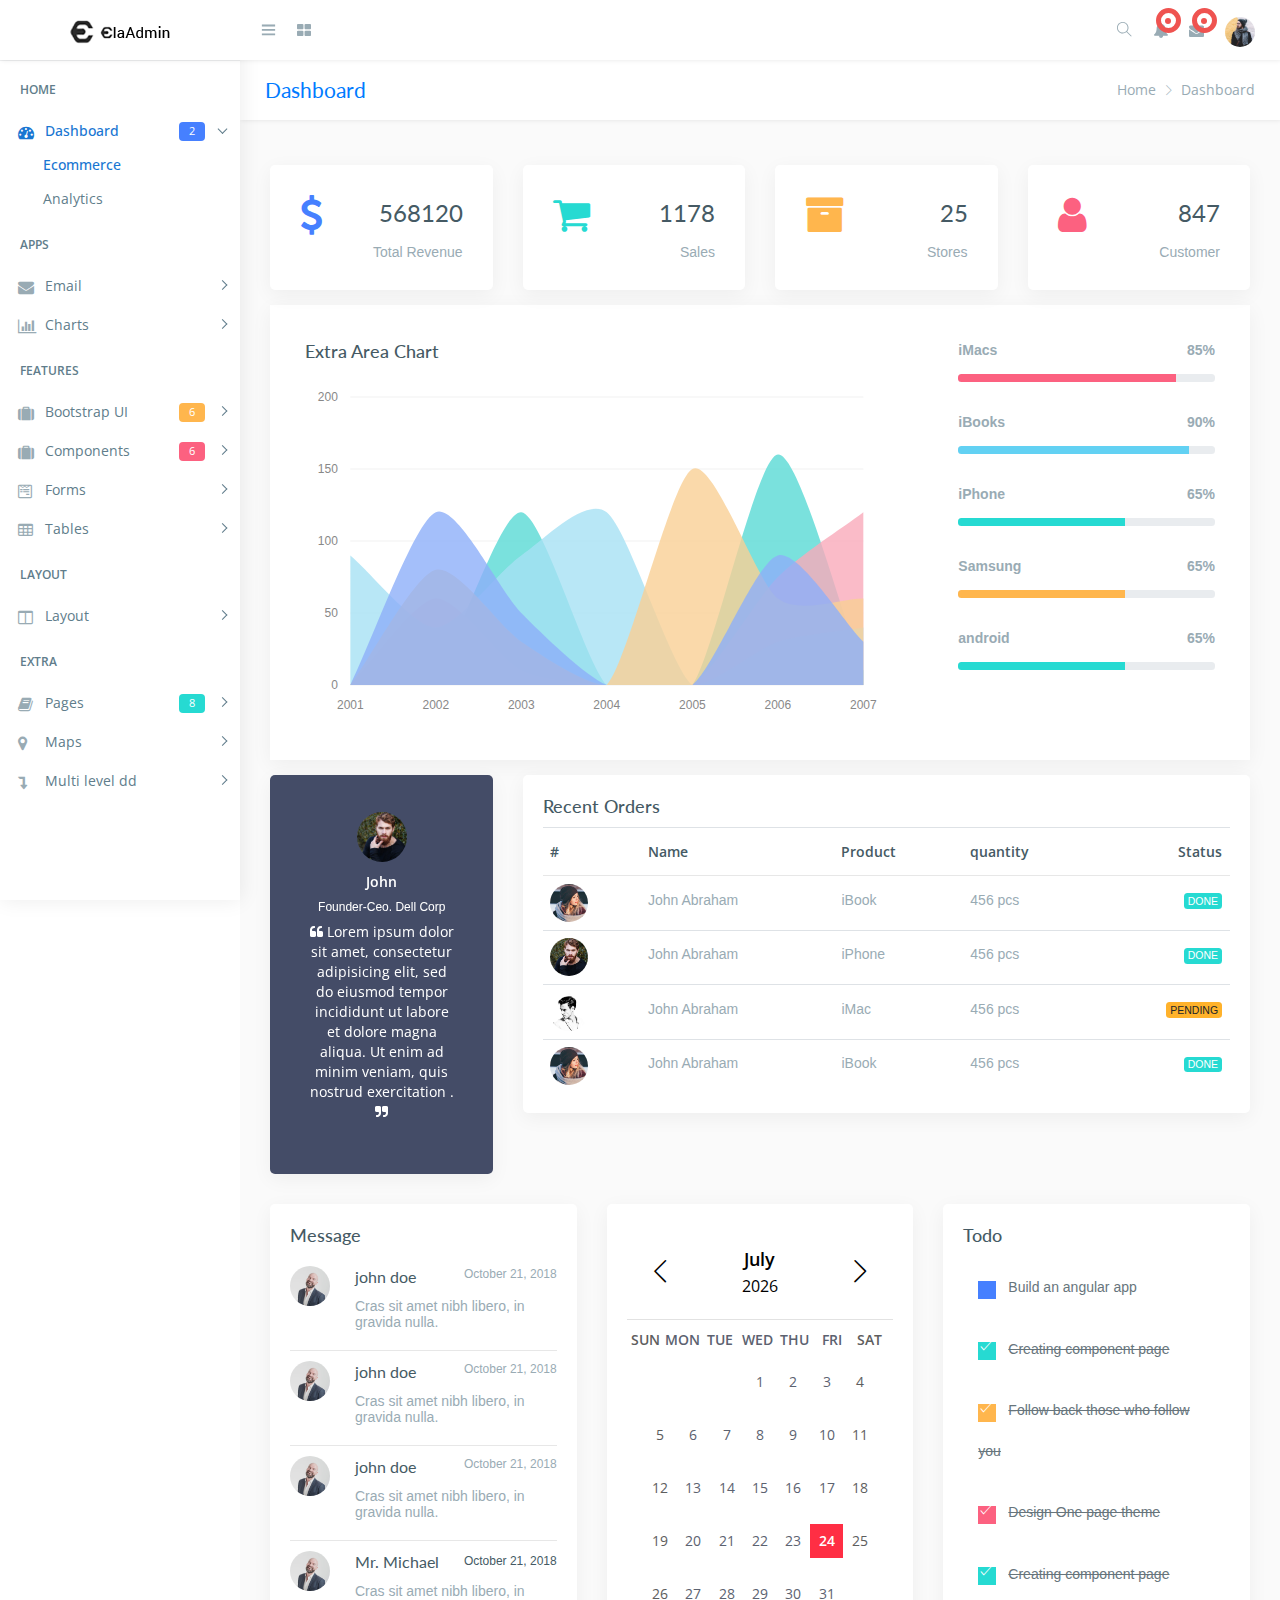
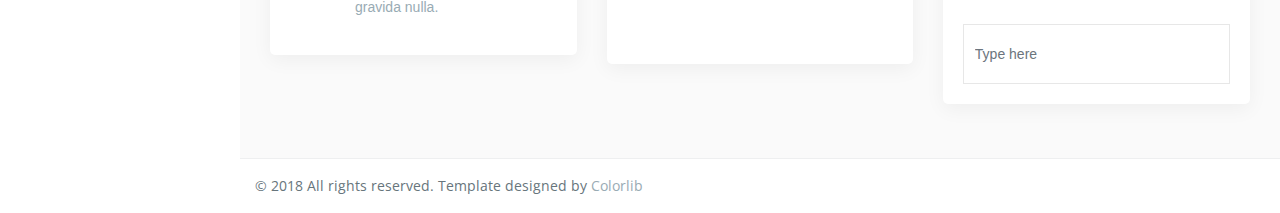
<file: assets/Dashboard/index.html>
<!DOCTYPE html>
<html lang="en">

<head>
    <meta charset="utf-8">
    <meta http-equiv="X-UA-Compatible" content="IE=edge">
    <!-- Tell the browser to be responsive to screen width -->
    <meta name="viewport" content="width=device-width, initial-scale=1">
    <meta name="description" content="">
    <meta name="author" content="">
    <!-- Favicon icon -->
    <link rel="icon" type="image/png" sizes="16x16" href="images/favicon.png">
    <title>Ela - Bootstrap Admin Dashboard Template</title>
    <!-- Bootstrap Core CSS -->
    <link href="css/lib/bootstrap/bootstrap.min.css" rel="stylesheet">
    <!-- Custom CSS -->

    <link href="css/lib/calendar2/semantic.ui.min.css" rel="stylesheet">
    <link href="css/lib/calendar2/pignose.calendar.min.css" rel="stylesheet">
    <link href="css/lib/owl.carousel.min.css" rel="stylesheet" />
    <link href="css/lib/owl.theme.default.min.css" rel="stylesheet" />
    <link href="css/helper.css" rel="stylesheet">
    <link href="css/style.css" rel="stylesheet">
    <!-- HTML5 Shim and Respond.js IE8 support of HTML5 elements and media queries -->
    <!-- WARNING: Respond.js doesn't work if you view the page via file:** -->
    <!--[if lt IE 9]>
    <script src="https:**oss.maxcdn.com/libs/html5shiv/3.7.0/html5shiv.js"></script>
    <script src="https:**oss.maxcdn.com/libs/respond.js/1.4.2/respond.min.js"></script>
<![endif]-->
</head>

<body class="fix-header fix-sidebar">
    <!-- Preloader - style you can find in spinners.css -->
    <div class="preloader">
        <svg class="circular" viewBox="25 25 50 50">
			<circle class="path" cx="50" cy="50" r="20" fill="none" stroke-width="2" stroke-miterlimit="10" /> </svg>
    </div>
    <!-- Main wrapper  -->
    <div id="main-wrapper">
        <!-- header header  -->
        <div class="header">
            <nav class="navbar top-navbar navbar-expand-md navbar-light">
                <!-- Logo -->
                <div class="navbar-header">
                    <a class="navbar-brand" href="index.html">
                        <!-- Logo icon -->
                        <b><img src="images/logo.png" alt="homepage" class="dark-logo" /></b>
                        <!--End Logo icon -->
                        <!-- Logo text -->
                        <span><img src="images/logo-text.png" alt="homepage" class="dark-logo" /></span>
                    </a>
                </div>
                <!-- End Logo -->
                <div class="navbar-collapse">
                    <!-- toggle and nav items -->
                    <ul class="navbar-nav mr-auto mt-md-0">
                        <!-- This is  -->
                        <li class="nav-item"> <a class="nav-link nav-toggler hidden-md-up text-muted  " href="javascript:void(0)"><i class="mdi mdi-menu"></i></a> </li>
                        <li class="nav-item m-l-10"> <a class="nav-link sidebartoggler hidden-sm-down text-muted  " href="javascript:void(0)"><i class="ti-menu"></i></a> </li>
                        <!-- Messages -->
                        <li class="nav-item dropdown mega-dropdown"> <a class="nav-link dropdown-toggle text-muted  " href="#" data-toggle="dropdown" aria-haspopup="true" aria-expanded="false"><i class="fa fa-th-large"></i></a>
                            <div class="dropdown-menu animated zoomIn">
                                <ul class="mega-dropdown-menu row">


                                    <li class="col-lg-3  m-b-30">
                                        <h4 class="m-b-20">CONTACT US</h4>
                                        <!-- Contact -->
                                        <form>
                                            <div class="form-group">
                                                <input type="text" class="form-control" id="exampleInputname1" placeholder="Enter Name"> </div>
                                            <div class="form-group">
                                                <input type="email" class="form-control" placeholder="Enter email"> </div>
                                            <div class="form-group">
                                                <textarea class="form-control" id="exampleTextarea" rows="3" placeholder="Message"></textarea>
                                            </div>
                                            <button type="submit" class="btn btn-info">Submit</button>
                                        </form>
                                    </li>
                                    <li class="col-lg-3 col-xlg-3 m-b-30">
                                        <h4 class="m-b-20">List style</h4>
                                        <!-- List style -->
                                        <ul class="list-style-none">
                                            <li><a href="javascript:void(0)"><i class="fa fa-check text-success"></i> This Is Another Link</a></li>
                                            <li><a href="javascript:void(0)"><i class="fa fa-check text-success"></i> This Is Another Link</a></li>
                                            <li><a href="javascript:void(0)"><i class="fa fa-check text-success"></i> This Is Another Link</a></li>
                                            <li><a href="javascript:void(0)"><i class="fa fa-check text-success"></i> This Is Another Link</a></li>
                                            <li><a href="javascript:void(0)"><i class="fa fa-check text-success"></i> This Is Another Link</a></li>
                                        </ul>
                                    </li>
                                    <li class="col-lg-3 col-xlg-3 m-b-30">
                                        <h4 class="m-b-20">List style</h4>
                                        <!-- List style -->
                                        <ul class="list-style-none">
                                            <li><a href="javascript:void(0)"><i class="fa fa-check text-success"></i> This Is Another Link</a></li>
                                            <li><a href="javascript:void(0)"><i class="fa fa-check text-success"></i> This Is Another Link</a></li>
                                            <li><a href="javascript:void(0)"><i class="fa fa-check text-success"></i> This Is Another Link</a></li>
                                            <li><a href="javascript:void(0)"><i class="fa fa-check text-success"></i> This Is Another Link</a></li>
                                            <li><a href="javascript:void(0)"><i class="fa fa-check text-success"></i> This Is Another Link</a></li>
                                        </ul>
                                    </li>
                                    <li class="col-lg-3 col-xlg-3 m-b-30">
                                        <h4 class="m-b-20">List style</h4>
                                        <!-- List style -->
                                        <ul class="list-style-none">
                                            <li><a href="javascript:void(0)"><i class="fa fa-check text-success"></i> This Is Another Link</a></li>
                                            <li><a href="javascript:void(0)"><i class="fa fa-check text-success"></i> This Is Another Link</a></li>
                                            <li><a href="javascript:void(0)"><i class="fa fa-check text-success"></i> This Is Another Link</a></li>
                                            <li><a href="javascript:void(0)"><i class="fa fa-check text-success"></i> This Is Another Link</a></li>
                                            <li><a href="javascript:void(0)"><i class="fa fa-check text-success"></i> This Is Another Link</a></li>
                                        </ul>
                                    </li>
                                </ul>
                            </div>
                        </li>
                        <!-- End Messages -->
                    </ul>
                    <!-- User profile and search -->
                    <ul class="navbar-nav my-lg-0">

                        <!-- Search -->
                        <li class="nav-item hidden-sm-down search-box"> <a class="nav-link hidden-sm-down text-muted  " href="javascript:void(0)"><i class="ti-search"></i></a>
                            <form class="app-search">
                                <input type="text" class="form-control" placeholder="Search here"> <a class="srh-btn"><i class="ti-close"></i></a> </form>
                        </li>
                        <!-- Comment -->
                        <li class="nav-item dropdown">
                            <a class="nav-link dropdown-toggle text-muted text-muted  " href="#" data-toggle="dropdown" aria-haspopup="true" aria-expanded="false"> <i class="fa fa-bell"></i>
								<div class="notify"> <span class="heartbit"></span> <span class="point"></span> </div>
							</a>
                            <div class="dropdown-menu dropdown-menu-right mailbox animated zoomIn">
                                <ul>
                                    <li>
                                        <div class="drop-title">Notifications</div>
                                    </li>
                                    <li>
                                        <div class="message-center">
                                            <!-- Message -->
                                            <a href="#">
                                                <div class="btn btn-danger btn-circle m-r-10"><i class="fa fa-link"></i></div>
                                                <div class="mail-contnet">
                                                    <h5>This is title</h5> <span class="mail-desc">Just see the my new admin!</span> <span class="time">9:30 AM</span>
                                                </div>
                                            </a>
                                            <!-- Message -->
                                            <a href="#">
                                                <div class="btn btn-success btn-circle m-r-10"><i class="ti-calendar"></i></div>
                                                <div class="mail-contnet">
                                                    <h5>This is another title</h5> <span class="mail-desc">Just a reminder that you have event</span> <span class="time">9:10 AM</span>
                                                </div>
                                            </a>
                                            <!-- Message -->
                                            <a href="#">
                                                <div class="btn btn-info btn-circle m-r-10"><i class="ti-settings"></i></div>
                                                <div class="mail-contnet">
                                                    <h5>This is title</h5> <span class="mail-desc">You can customize this template as you want</span> <span class="time">9:08 AM</span>
                                                </div>
                                            </a>
                                            <!-- Message -->
                                            <a href="#">
                                                <div class="btn btn-primary btn-circle m-r-10"><i class="ti-user"></i></div>
                                                <div class="mail-contnet">
                                                    <h5>This is another title</h5> <span class="mail-desc">Just see the my admin!</span> <span class="time">9:02 AM</span>
                                                </div>
                                            </a>
                                        </div>
                                    </li>
                                    <li>
                                        <a class="nav-link text-center" href="javascript:void(0);"> <strong>Check all notifications</strong> <i class="fa fa-angle-right"></i> </a>
                                    </li>
                                </ul>
                            </div>
                        </li>
                        <!-- End Comment -->
                        <!-- Messages -->
                        <li class="nav-item dropdown">
                            <a class="nav-link dropdown-toggle text-muted  " href="#" id="2" data-toggle="dropdown" aria-haspopup="true" aria-expanded="false"> <i class="fa fa-envelope"></i>
								<div class="notify"> <span class="heartbit"></span> <span class="point"></span> </div>
							</a>
                            <div class="dropdown-menu dropdown-menu-right mailbox animated zoomIn" aria-labelledby="2">
                                <ul>
                                    <li>
                                        <div class="drop-title">You have 4 new messages</div>
                                    </li>
                                    <li>
                                        <div class="message-center">
                                            <!-- Message -->
                                            <a href="#">
                                                <div class="user-img"> <img src="images/users/5.jpg" alt="user" class="img-circle"> <span class="profile-status online pull-right"></span> </div>
                                                <div class="mail-contnet">
                                                    <h5>Michael Qin</h5> <span class="mail-desc">Just see the my admin!</span> <span class="time">9:30 AM</span>
                                                </div>
                                            </a>
                                            <!-- Message -->
                                            <a href="#">
                                                <div class="user-img"> <img src="images/users/2.jpg" alt="user" class="img-circle"> <span class="profile-status busy pull-right"></span> </div>
                                                <div class="mail-contnet">
                                                    <h5>John Doe</h5> <span class="mail-desc">I've sung a song! See you at</span> <span class="time">9:10 AM</span>
                                                </div>
                                            </a>
                                            <!-- Message -->
                                            <a href="#">
                                                <div class="user-img"> <img src="images/users/3.jpg" alt="user" class="img-circle"> <span class="profile-status away pull-right"></span> </div>
                                                <div class="mail-contnet">
                                                    <h5>Mr. John</h5> <span class="mail-desc">I am a singer!</span> <span class="time">9:08 AM</span>
                                                </div>
                                            </a>
                                            <!-- Message -->
                                            <a href="#">
                                                <div class="user-img"> <img src="images/users/4.jpg" alt="user" class="img-circle"> <span class="profile-status offline pull-right"></span> </div>
                                                <div class="mail-contnet">
                                                    <h5>Michael Qin</h5> <span class="mail-desc">Just see the my admin!</span> <span class="time">9:02 AM</span>
                                                </div>
                                            </a>
                                        </div>
                                    </li>
                                    <li>
                                        <a class="nav-link text-center" href="javascript:void(0);"> <strong>See all e-Mails</strong> <i class="fa fa-angle-right"></i> </a>
                                    </li>
                                </ul>
                            </div>
                        </li>
                        <!-- End Messages -->
                        <!-- Profile -->
                        <li class="nav-item dropdown">
                            <a class="nav-link dropdown-toggle text-muted  " href="#" data-toggle="dropdown" aria-haspopup="true" aria-expanded="false"><img src="images/users/5.jpg" alt="user" class="profile-pic" /></a>
                            <div class="dropdown-menu dropdown-menu-right animated zoomIn">
                                <ul class="dropdown-user">
                                    <li><a href="#"><i class="ti-user"></i> Profile</a></li>
                                    <li><a href="#"><i class="ti-wallet"></i> Balance</a></li>
                                    <li><a href="#"><i class="ti-email"></i> Inbox</a></li>
                                    <li><a href="#"><i class="ti-settings"></i> Setting</a></li>
                                    <li><a href="#"><i class="fa fa-power-off"></i> Logout</a></li>
                                </ul>
                            </div>
                        </li>
                    </ul>
                </div>
            </nav>
        </div>
        <!-- End header header -->
        <!-- Left Sidebar  -->
        <div class="left-sidebar">
            <!-- Sidebar scroll-->
            <div class="scroll-sidebar">
                <!-- Sidebar navigation-->
                <nav class="sidebar-nav">
                    <ul id="sidebarnav">
                        <li class="nav-devider"></li>
                        <li class="nav-label">Home</li>
                        <li> <a class="has-arrow  " href="#" aria-expanded="false"><i class="fa fa-tachometer"></i><span class="hide-menu">Dashboard <span class="label label-rouded label-primary pull-right">2</span></span></a>
                            <ul aria-expanded="false" class="collapse">
                                <li><a href="index.html">Ecommerce </a></li>
                                <li><a href="index1.html">Analytics </a></li>
                            </ul>
                        </li>
                        <li class="nav-label">Apps</li>
                        <li> <a class="has-arrow  " href="#" aria-expanded="false"><i class="fa fa-envelope"></i><span class="hide-menu">Email</span></a>
                            <ul aria-expanded="false" class="collapse">
                                <li><a href="email-compose.html">Compose</a></li>
                                <li><a href="email-read.html">Read</a></li>
                                <li><a href="email-inbox.html">Inbox</a></li>
                            </ul>
                        </li>
                        <li> <a class="has-arrow  " href="#" aria-expanded="false"><i class="fa fa-bar-chart"></i><span class="hide-menu">Charts</span></a>
                            <ul aria-expanded="false" class="collapse">
                                <li><a href="chart-flot.html">Flot</a></li>
                                <li><a href="chart-morris.html">Morris</a></li>
                                <li><a href="chart-chartjs.html">ChartJs</a></li>
                                <li><a href="chart-chartist.html">Chartist </a></li>
                                <li><a href="chart-amchart.html">AmChart</a></li>
                                <li><a href="chart-echart.html">EChart</a></li>
                                <li><a href="chart-sparkline.html">Sparkline</a></li>
                                <li><a href="chart-peity.html">Peity</a></li>
                            </ul>
                        </li>
                        <li class="nav-label">Features</li>
                        <li> <a class="has-arrow  " href="#" aria-expanded="false"><i class="fa fa-suitcase"></i><span class="hide-menu">Bootstrap UI <span class="label label-rouded label-warning pull-right">6</span></span></a>
                            <ul aria-expanded="false" class="collapse">
                                <li><a href="ui-alert.html">Alert</a></li>
                                <li><a href="ui-button.html">Button</a></li>
                                <li><a href="ui-dropdown.html">Dropdown</a></li>
                                <li><a href="ui-progressbar.html">Progressbar</a></li>
                                <li><a href="ui-tab.html">Tab</a></li>
                                <li><a href="ui-typography.html">Typography</a></li>
                            </ul>
                        </li>
						<li> <a class="has-arrow  " href="#" aria-expanded="false"><i class="fa fa-suitcase"></i><span class="hide-menu">Components <span class="label label-rouded label-danger pull-right">6</span></span></a>
                            <ul aria-expanded="false" class="collapse">
                                <li><a href="uc-calender.html">Calender</a></li>
                                <li><a href="uc-datamap.html">Datamap</a></li>
                                <li><a href="uc-nestedable.html">Nestedable</a></li>
                                <li><a href="uc-sweetalert.html">Sweetalert</a></li>
                                <li><a href="uc-toastr.html">Toastr</a></li>
                                <li><a href="uc-weather.html">Weather</a></li>
                            </ul>
                        </li>
                        <li> <a class="has-arrow  " href="#" aria-expanded="false"><i class="fa fa-wpforms"></i><span class="hide-menu">Forms</span></a>
                            <ul aria-expanded="false" class="collapse">
                                <li><a href="form-basic.html">Basic Forms</a></li>
                                <li><a href="form-layout.html">Form Layout</a></li>
                                <li><a href="form-validation.html">Form Validation</a></li>
                                <li><a href="form-editor.html">Editor</a></li>
                                <li><a href="form-dropzone.html">Dropzone</a></li>
                            </ul>
                        </li>
                        <li> <a class="has-arrow  " href="#" aria-expanded="false"><i class="fa fa-table"></i><span class="hide-menu">Tables</span></a>
                            <ul aria-expanded="false" class="collapse">
                                <li><a href="table-bootstrap.html">Basic Tables</a></li>
                                <li><a href="table-datatable.html">Data Tables</a></li>
                            </ul>
                        </li>
                        <li class="nav-label">Layout</li>
                        <li> <a class="has-arrow  " href="#" aria-expanded="false"><i class="fa fa-columns"></i><span class="hide-menu">Layout</span></a>
                            <ul aria-expanded="false" class="collapse">
                                <li><a href="layout-blank.html">Blank</a></li>
                                <li><a href="layout-boxed.html">Boxed</a></li>
                                <li><a href="layout-fix-header.html">Fix Header</a></li>
                                <li><a href="layout-fix-sidebar.html">Fix Sidebar</a></li>
                            </ul>
                        </li>
                        <li class="nav-label">EXTRA</li>
                        <li> <a class="has-arrow  " href="#" aria-expanded="false"><i class="fa fa-book"></i><span class="hide-menu">Pages <span class="label label-rouded label-success pull-right">8</span></span></a>
                            <ul aria-expanded="false" class="collapse">

                                <li><a href="#" class="has-arrow">Authentication <span class="label label-rounded label-success">6</span></a>
                                    <ul aria-expanded="false" class="collapse">
                                        <li><a href="page-login.html">Login</a></li>
                                        <li><a href="page-register.html">Register</a></li>
                                        <li><a href="page-invoice.html">Invoice</a></li>
                                    </ul>
                                </li>
                                <li><a href="#" class="has-arrow">Error Pages</a>
                                    <ul aria-expanded="false" class="collapse">
                                        <li><a href="page-error-400.html">400</a></li>
                                        <li><a href="page-error-403.html">403</a></li>
                                        <li><a href="page-error-404.html">404</a></li>
                                        <li><a href="page-error-500.html">500</a></li>
                                        <li><a href="page-error-503.html">503</a></li>
                                    </ul>
                                </li>
                            </ul>
                        </li>
                        <li> <a class="has-arrow  " href="#" aria-expanded="false"><i class="fa fa-map-marker"></i><span class="hide-menu">Maps</span></a>
                            <ul aria-expanded="false" class="collapse">
                                <li><a href="map-google.html">Google</a></li>
                                <li><a href="map-vector.html">Vector</a></li>
                            </ul>
                        </li>
                        <li> <a class="has-arrow  " href="#" aria-expanded="false"><i class="fa fa-level-down"></i><span class="hide-menu">Multi level dd</span></a>
                            <ul aria-expanded="false" class="collapse">
                                <li><a href="#">item 1.1</a></li>
                                <li><a href="#">item 1.2</a></li>
                                <li> <a class="has-arrow" href="#" aria-expanded="false">Menu 1.3</a>
                                    <ul aria-expanded="false" class="collapse">
                                        <li><a href="#">item 1.3.1</a></li>
                                        <li><a href="#">item 1.3.2</a></li>
                                        <li><a href="#">item 1.3.3</a></li>
                                        <li><a href="#">item 1.3.4</a></li>
                                    </ul>
                                </li>
                                <li><a href="#">item 1.4</a></li>
                            </ul>
                        </li>
                    </ul>
                </nav>
                <!-- End Sidebar navigation -->
            </div>
            <!-- End Sidebar scroll-->
        </div>
        <!-- End Left Sidebar  -->
        <!-- Page wrapper  -->
        <div class="page-wrapper">
            <!-- Bread crumb -->
            <div class="row page-titles">
                <div class="col-md-5 align-self-center">
                    <h3 class="text-primary">Dashboard</h3> </div>
                <div class="col-md-7 align-self-center">
                    <ol class="breadcrumb">
                        <li class="breadcrumb-item"><a href="javascript:void(0)">Home</a></li>
                        <li class="breadcrumb-item active">Dashboard</li>
                    </ol>
                </div>
            </div>
            <!-- End Bread crumb -->
            <!-- Container fluid  -->
            <div class="container-fluid">
                <!-- Start Page Content -->
                <div class="row">
                    <div class="col-md-3">
                        <div class="card p-30">
                            <div class="media">
                                <div class="media-left meida media-middle">
                                    <span><i class="fa fa-usd f-s-40 color-primary"></i></span>
                                </div>
                                <div class="media-body media-text-right">
                                    <h2>568120</h2>
                                    <p class="m-b-0">Total Revenue</p>
                                </div>
                            </div>
                        </div>
                    </div>
                    <div class="col-md-3">
                        <div class="card p-30">
                            <div class="media">
                                <div class="media-left meida media-middle">
                                    <span><i class="fa fa-shopping-cart f-s-40 color-success"></i></span>
                                </div>
                                <div class="media-body media-text-right">
                                    <h2>1178</h2>
                                    <p class="m-b-0">Sales</p>
                                </div>
                            </div>
                        </div>
                    </div>
                    <div class="col-md-3">
                        <div class="card p-30">
                            <div class="media">
                                <div class="media-left meida media-middle">
                                    <span><i class="fa fa-archive f-s-40 color-warning"></i></span>
                                </div>
                                <div class="media-body media-text-right">
                                    <h2>25</h2>
                                    <p class="m-b-0">Stores</p>
                                </div>
                            </div>
                        </div>
                    </div>
                    <div class="col-md-3">
                        <div class="card p-30">
                            <div class="media">
                                <div class="media-left meida media-middle">
                                    <span><i class="fa fa-user f-s-40 color-danger"></i></span>
                                </div>
                                <div class="media-body media-text-right">
                                    <h2>847</h2>
                                    <p class="m-b-0">Customer</p>
                                </div>
                            </div>
                        </div>
                    </div>
                </div>

                <div class="row bg-white m-l-0 m-r-0 box-shadow ">

                    <!-- column -->
                    <div class="col-lg-8">
                        <div class="card">
                            <div class="card-body">
                                <h4 class="card-title">Extra Area Chart</h4>
                                <div id="extra-area-chart"></div>
                            </div>
                        </div>
                    </div>
                    <!-- column -->

                    <!-- column -->
                    <div class="col-lg-4">
                        <div class="card">
                            <div class="card-body browser">
                                <p class="f-w-600">iMacs <span class="pull-right">85%</span></p>
                                <div class="progress ">
                                    <div role="progressbar" style="width: 85%; height:8px;" class="progress-bar bg-danger wow animated progress-animated"> <span class="sr-only">60% Complete</span> </div>
                                </div>

                                <p class="m-t-30 f-w-600">iBooks<span class="pull-right">90%</span></p>
                                <div class="progress">
                                    <div role="progressbar" style="width: 90%; height:8px;" class="progress-bar bg-info wow animated progress-animated"> <span class="sr-only">60% Complete</span> </div>
                                </div>

                                <p class="m-t-30 f-w-600">iPhone<span class="pull-right">65%</span></p>
                                <div class="progress">
                                    <div role="progressbar" style="width: 65%; height:8px;" class="progress-bar bg-success wow animated progress-animated"> <span class="sr-only">60% Complete</span> </div>
                                </div>

                                <p class="m-t-30 f-w-600">Samsung<span class="pull-right">65%</span></p>
                                <div class="progress">
                                    <div role="progressbar" style="width: 65%; height:8px;" class="progress-bar bg-warning wow animated progress-animated"> <span class="sr-only">60% Complete</span> </div>
                                </div>

								<p class="m-t-30 f-w-600">android<span class="pull-right">65%</span></p>
                                <div class="progress m-b-30">
                                    <div role="progressbar" style="width: 65%; height:8px;" class="progress-bar bg-success wow animated progress-animated"> <span class="sr-only">60% Complete</span> </div>
                                </div>
                            </div>
                        </div>
                    </div>
                    <!-- column -->
                </div>
                <div class="row">
					<div class="col-lg-3">
                        <div class="card bg-dark">
                            <div class="testimonial-widget-one p-17">
                                <div class="testimonial-widget-one owl-carousel owl-theme">
                                    <div class="item">
                                        <div class="testimonial-content">
                                            <img class="testimonial-author-img" src="images/avatar/2.jpg" alt="" />
                                            <div class="testimonial-author">John</div>
                                            <div class="testimonial-author-position">Founder-Ceo. Dell Corp</div>

                                            <div class="testimonial-text">
                                                <i class="fa fa-quote-left"></i>  Lorem ipsum dolor sit amet, consectetur adipisicing elit, sed do eiusmod tempor incididunt ut labore et dolore magna aliqua. Ut enim ad minim veniam, quis nostrud exercitation .
                                                <i class="fa fa-quote-right"></i>
                                            </div>
                                        </div>
                                    </div>
                                    <div class="item">
                                        <div class="testimonial-content">
                                            <img class="testimonial-author-img" src="images/avatar/3.jpg" alt="" />
                                            <div class="testimonial-author">Abraham</div>
                                            <div class="testimonial-author-position">Founder-Ceo. Dell Corp</div>

                                            <div class="testimonial-text">
                                                <i class="fa fa-quote-left"></i>  Lorem ipsum dolor sit amet, consectetur adipisicing elit, sed do eiusmod tempor incididunt ut labore et dolore magna aliqua. Ut enim ad minim veniam, quis nostrud exercitation .
                                                <i class="fa fa-quote-right"></i>
                                            </div>
                                        </div>
                                    </div>
                                    <div class="item">
                                        <div class="testimonial-content">
                                            <img class="testimonial-author-img" src="images/avatar/1.jpg" alt="" />
                                            <div class="testimonial-author">Lincoln</div>
                                            <div class="testimonial-author-position">Founder-Ceo. Dell Corp</div>

                                            <div class="testimonial-text">
                                                <i class="fa fa-quote-left"></i>  Lorem ipsum dolor sit amet, consectetur adipisicing elit, sed do eiusmod tempor incididunt ut labore et dolore magna aliqua. Ut enim ad minim veniam, quis nostrud exercitation .
                                                <i class="fa fa-quote-right"></i>
                                            </div>
                                        </div>
                                    </div>
                                    <div class="item">
                                        <div class="testimonial-content">
                                            <img class="testimonial-author-img" src="images/avatar/4.jpg" alt="" />
                                            <div class="testimonial-author">TYRION LANNISTER</div>
                                            <div class="testimonial-author-position">Founder-Ceo. Dell Corp</div>

                                           <div class="testimonial-text">
                                                <i class="fa fa-quote-left"></i>  Lorem ipsum dolor sit amet, consectetur adipisicing elit, sed do eiusmod tempor incididunt ut labore et dolore magna aliqua. Ut enim ad minim veniam, quis nostrud exercitation .
                                                <i class="fa fa-quote-right"></i>
                                            </div>
                                        </div>
                                    </div>
                                    <div class="item">
                                        <div class="testimonial-content">
                                            <img class="testimonial-author-img" src="images/avatar/5.jpg" alt="" />
                                            <div class="testimonial-author">TYRION LANNISTER</div>
                                            <div class="testimonial-author-position">Founder-Ceo. Dell Corp</div>

                                            <div class="testimonial-text">
                                                <i class="fa fa-quote-left"></i>  Lorem ipsum dolor sit amet, consectetur adipisicing elit, sed do eiusmod tempor incididunt ut labore et dolore magna aliqua. Ut enim ad minim veniam, quis nostrud exercitation .
                                                <i class="fa fa-quote-right"></i>
                                            </div>
                                        </div>
                                    </div>
                                    <div class="item">
                                        <div class="testimonial-content">
                                            <img class="testimonial-author-img" src="images/avatar/6.jpg" alt="" />
                                            <div class="testimonial-author">TYRION LANNISTER</div>
                                            <div class="testimonial-author-position">Founder-Ceo. Dell Corp</div>

                                            <div class="testimonial-text">
                                                <i class="fa fa-quote-left"></i>  Lorem ipsum dolor sit amet, consectetur adipisicing elit, sed do eiusmod tempor incididunt ut labore et dolore magna aliqua. Ut enim ad minim veniam, quis nostrud exercitation .
                                                <i class="fa fa-quote-right"></i>
                                            </div>
                                        </div>
                                    </div>
                                </div>
                            </div>
                        </div>
                    </div>
                    <div class="col-lg-9">
                        <div class="card">
                            <div class="card-title">
                                <h4>Recent Orders </h4>
                            </div>
                            <div class="card-body">
                                <div class="table-responsive">
                                    <table class="table">
                                        <thead>
                                            <tr>
                                                <th>#</th>
                                                <th>Name</th>
                                                <th>Product</th>
                                                <th>quantity</th>
                                                <th>Status</th>
                                            </tr>
                                        </thead>
                                        <tbody>

                                            <tr>
                                                <td>
                                                    <div class="round-img">
                                                        <a href=""><img src="images/avatar/4.jpg" alt=""></a>
                                                    </div>
                                                </td>
                                                <td>John Abraham</td>
                                                <td><span>iBook</span></td>
                                                <td><span>456 pcs</span></td>
                                                <td><span class="badge badge-success">Done</span></td>
                                            </tr>
                                            <tr>
                                                <td>
                                                    <div class="round-img">
                                                        <a href=""><img src="images/avatar/2.jpg" alt=""></a>
                                                    </div>
                                                </td>
                                                <td>John Abraham</td>
                                                <td><span>iPhone</span></td>
                                                <td><span>456 pcs</span></td>
                                                <td><span class="badge badge-success">Done</span></td>
                                            </tr>
                                            <tr>
                                                <td>
                                                    <div class="round-img">
                                                        <a href=""><img src="images/avatar/3.jpg" alt=""></a>
                                                    </div>
                                                </td>
                                                <td>John Abraham</td>
                                                <td><span>iMac</span></td>
                                                <td><span>456 pcs</span></td>
                                                <td><span class="badge badge-warning">Pending</span></td>
                                            </tr>
                                            <tr>
                                                <td>
                                                    <div class="round-img">
                                                        <a href=""><img src="images/avatar/4.jpg" alt=""></a>
                                                    </div>
                                                </td>
                                                <td>John Abraham</td>
                                                <td><span>iBook</span></td>
                                                <td><span>456 pcs</span></td>
                                                <td><span class="badge badge-success">Done</span></td>
                                            </tr>
                                        </tbody>
                                    </table>
                                </div>
                            </div>
                        </div>
                    </div>
                </div>


                <div class="row">
					<div class="col-lg-8">
						<div class="row">
						<div class="col-lg-6">
							<div class="card">
								<div class="card-title">
									<h4>Message </h4>
								</div>
								<div class="recent-comment">
									<div class="media">
										<div class="media-left">
											<a href="#"><img alt="..." src="images/avatar/1.jpg" class="media-object"></a>
										</div>
										<div class="media-body">
											<h4 class="media-heading">john doe</h4>
											<p>Cras sit amet nibh libero, in gravida nulla. </p>
											<p class="comment-date">October 21, 2018</p>
										</div>
									</div>
									<div class="media">
										<div class="media-left">
											<a href="#"><img alt="..." src="images/avatar/1.jpg" class="media-object"></a>
										</div>
										<div class="media-body">
											<h4 class="media-heading">john doe</h4>
											<p>Cras sit amet nibh libero, in gravida nulla. </p>
											<p class="comment-date">October 21, 2018</p>
										</div>
									</div>

									<div class="media">
										<div class="media-left">
											<a href="#"><img alt="..." src="images/avatar/1.jpg" class="media-object"></a>
										</div>
										<div class="media-body">
											<h4 class="media-heading">john doe</h4>
											<p>Cras sit amet nibh libero, in gravida nulla. </p>
											<p class="comment-date">October 21, 2018</p>
										</div>
									</div>

									<div class="media no-border">
										<div class="media-left">
											<a href="#"><img alt="..." src="images/avatar/1.jpg" class="media-object"></a>
										</div>
										<div class="media-body">
											<h4 class="media-heading">Mr. Michael</h4>
											<p>Cras sit amet nibh libero, in gravida nulla. </p>
											<div class="comment-date">October 21, 2018</div>
										</div>
									</div>
								</div>
							</div>
							<!-- /# card -->
						</div>
						<!-- /# column -->
						<div class="col-lg-6">
							<div class="card">
								<div class="card-body">
									<div class="year-calendar"></div>
								</div>
							</div>
						</div>


						</div>
					</div>

				    <div class="col-lg-4">
                        <div class="card">
                            <div class="card-body">
                                <h4 class="card-title">Todo</h4>
                                <div class="card-content">
                                    <div class="todo-list">
                                        <div class="tdl-holder">
                                            <div class="tdl-content">
                                                <ul>
                                                    <li>
                                                        <label>
															<input type="checkbox"><i class="bg-primary"></i><span>Build an angular app</span>
															<a href='#' class="ti-close"></a>
														</label>
                                                    </li>
                                                    <li>
                                                        <label>
															<input type="checkbox" checked><i class="bg-success"></i><span>Creating component page</span>
															<a href='#' class="ti-close"></a>
														</label>
                                                    </li>
                                                    <li>
                                                        <label>
															<input type="checkbox" checked><i class="bg-warning"></i><span>Follow back those who follow you</span>
															<a href='#' class="ti-close"></a>
														</label>
                                                    </li>
                                                    <li>
                                                        <label>
															<input type="checkbox" checked><i class="bg-danger"></i><span>Design One page theme</span>
															<a href='#' class="ti-close"></a>
														</label>
                                                    </li>

                                                    <li>
                                                        <label>
															<input type="checkbox" checked><i class="bg-success"></i><span>Creating component page</span>
															<a href='#' class="ti-close"></a>
														</label>
                                                    </li>
                                                </ul>
                                            </div>
                                            <input type="text" class="tdl-new form-control" placeholder="Type here">
                                        </div>
                                    </div>
                                </div>
                            </div>
                        </div>
                    </div>

                </div>


                <!-- End PAge Content -->
            </div>
            <!-- End Container fluid  -->
            <!-- footer -->
            <footer class="footer"> © 2018 All rights reserved. Template designed by <a href="https://colorlib.com">Colorlib</a></footer>
            <!-- End footer -->
        </div>
        <!-- End Page wrapper  -->
    </div>
    <!-- End Wrapper -->
    <!-- All Jquery -->
    <script src="js/lib/jquery/jquery.min.js"></script>
    <!-- Bootstrap tether Core JavaScript -->
    <script src="js/lib/bootstrap/js/popper.min.js"></script>
    <script src="js/lib/bootstrap/js/bootstrap.min.js"></script>
    <!-- slimscrollbar scrollbar JavaScript -->
    <script src="js/jquery.slimscroll.js"></script>
    <!--Menu sidebar -->
    <script src="js/sidebarmenu.js"></script>
    <!--stickey kit -->
    <script src="js/lib/sticky-kit-master/dist/sticky-kit.min.js"></script>
    <!--Custom JavaScript -->


    <!-- Amchart -->
     <script src="js/lib/morris-chart/raphael-min.js"></script>
    <script src="js/lib/morris-chart/morris.js"></script>
    <script src="js/lib/morris-chart/dashboard1-init.js"></script>


	<script src="js/lib/calendar-2/moment.latest.min.js"></script>
    <!-- scripit init-->
    <script src="js/lib/calendar-2/semantic.ui.min.js"></script>
    <!-- scripit init-->
    <script src="js/lib/calendar-2/prism.min.js"></script>
    <!-- scripit init-->
    <script src="js/lib/calendar-2/pignose.calendar.min.js"></script>
    <!-- scripit init-->
    <script src="js/lib/calendar-2/pignose.init.js"></script>

    <script src="js/lib/owl-carousel/owl.carousel.min.js"></script>
    <script src="js/lib/owl-carousel/owl.carousel-init.js"></script>
    <script src="js/scripts.js"></script>
    <!-- scripit init-->

    <script src="js/custom.min.js"></script>

</body>

</html>
</file>
<file: assets/Dashboard/css/helper.css>
/*  font  */

/*  font size */

.f-s-1 {font-size: 1px!important;}
.f-s-2 {font-size: 2px!important;}
.f-s-3 {font-size: 3px!important;}
.f-s-4 {font-size: 4px!important;}
.f-s-5 {font-size: 5px!important;}
.f-s-6 {font-size: 6px!important;}
.f-s-7 {font-size: 7px!important;}
.f-s-8 {font-size: 8px!important;}
.f-s-9 {font-size: 9px!important;}
.f-s-10 {font-size: 10px!important;}
.f-s-11 {font-size: 11px!important;}
.f-s-12 {font-size: 12px!important;}
.f-s-13 {font-size: 13px!important;}
.f-s-14 {font-size: 14px!important;}
.f-s-15 {font-size: 15px!important;}
.f-s-16 {font-size: 16px!important;}
.f-s-17 {font-size: 17px!important;}
.f-s-18 {font-size: 18px!important;}
.f-s-19 {font-size: 19px!important;}
.f-s-20 {font-size: 20px!important;}
.f-s-21 {font-size: 21px!important;}
.f-s-22 {font-size: 22px!important;}
.f-s-23 {font-size: 23px!important;}
.f-s-24 {font-size: 24px!important;}
.f-s-25 {font-size: 25px!important;}
.f-s-26 {font-size: 26px!important;}
.f-s-27 {font-size: 27px!important;}
.f-s-28 {font-size: 28px!important;}
.f-s-29 {font-size: 29px!important;}
.f-s-30 {font-size: 30px!important;}
.f-s-31 {font-size: 31px!important;}
.f-s-32 {font-size: 32px!important;}
.f-s-33 {font-size: 33px!important;}
.f-s-34 {font-size: 34px!important;}
.f-s-35 {font-size: 35px!important;}
.f-s-36 {font-size: 36px!important;}
.f-s-37 {font-size: 37px!important;}
.f-s-38 {font-size: 38px!important;}
.f-s-39 {font-size: 39px!important;}
.f-s-40 {font-size: 40px!important;}
.f-s-41 {font-size: 41px!important;}
.f-s-42 {font-size: 42px!important;}
.f-s-43 {font-size: 43px!important;}
.f-s-44 {font-size: 44px!important;}
.f-s-45 {font-size: 45px!important;}
.f-s-46 {font-size: 46px!important;}
.f-s-47 {font-size: 47px!important;}
.f-s-48 {font-size: 48px!important;}
.f-s-49 {font-size: 49px!important;}
.f-s-50 {font-size: 50px!important;}
.f-s-51 {font-size: 51px!important;}
.f-s-52 {font-size: 52px!important;}
.f-s-53 {font-size: 53px!important;}
.f-s-54 {font-size: 54px!important;}
.f-s-55 {font-size: 55px!important;}
.f-s-56 {font-size: 56px!important;}
.f-s-57 {font-size: 57px!important;}
.f-s-58 {font-size: 58px!important;}
.f-s-59 {font-size: 59px!important;}
.f-s-60 {font-size: 60px!important;}
.f-s-61 {font-size: 61px!important;}
.f-s-62 {font-size: 62px!important;}
.f-s-63 {font-size: 63px!important;}
.f-s-64 {font-size: 64px!important;}
.f-s-65 {font-size: 65px!important;}
.f-s-66 {font-size: 66px!important;}
.f-s-67 {font-size: 67px!important;}
.f-s-68 {font-size: 68px!important;}
.f-s-69 {font-size: 69px!important;}
.f-s-70 {font-size: 70px!important;}
.f-s-71 {font-size: 71px!important;}
.f-s-72 {font-size: 72px!important;}
.f-s-73 {font-size: 73px!important;}
.f-s-74 {font-size: 74px!important;}
.f-s-75 {font-size: 75px!important;}
.f-s-76 {font-size: 76px!important;}
.f-s-77 {font-size: 77px!important;}
.f-s-78 {font-size: 78px!important;}
.f-s-79 {font-size: 79px!important;}
.f-s-80 {font-size: 80px!important;}
.f-s-81 {font-size: 81px!important;}
.f-s-82 {font-size: 82px!important;}
.f-s-83 {font-size: 83px!important;}
.f-s-84 {font-size: 84px!important;}
.f-s-85 {font-size: 85px!important;}
.f-s-86 {font-size: 86px!important;}
.f-s-87 {font-size: 87px!important;}
.f-s-88 {font-size: 88px!important;}
.f-s-89 {font-size: 89px!important;}
.f-s-90 {font-size: 90px!important;}
.f-s-91 {font-size: 91px!important;}
.f-s-92 {font-size: 92px!important;}
.f-s-93 {font-size: 93px!important;}
.f-s-94 {font-size: 94px!important;}
.f-s-95 {font-size: 95px!important;}
.f-s-96 {font-size: 96px!important;}
.f-s-97 {font-size: 97px!important;}
.f-s-98 {font-size: 98px!important;}
.f-s-99 {font-size: 99px!important;}
.f-s-100 {font-size: 100px!important;}

/*   font weight */

.f-w-100 {font-weight: 100}
.f-w-200 {font-weight: 200}
.f-w-300 {font-weight: 300}
.f-w-400 {font-weight: 400}
.f-w-500 {font-weight: 500}
.f-w-600 {font-weight: 600}
.f-w-700 {font-weight: 700}
.f-w-800 {font-weight: 800}
.f-w-900 {font-weight: 900}


/*   margin  */

.m-0 {margin: 0px!important;}

/*   margin top  */

.m-t-0 {margin-top: 0px!important;}
.m-t-1 {margin-top: 1px!important;}
.m-t-2 {margin-top: 2px!important;}
.m-t-3 {margin-top: 3px!important;}
.m-t-4 {margin-top: 4px!important;}
.m-t-5 {margin-top: 5px!important;}
.m-t-6 {margin-top: 6px!important;}
.m-t-7 {margin-top: 7px!important;}
.m-t-8 {margin-top: 8px!important;}
.m-t-9 {margin-top: 9px!important;}
.m-t-10 {margin-top: 10px!important;}
.m-t-11 {margin-top: 11px!important;}
.m-t-12 {margin-top: 12px!important;}
.m-t-13 {margin-top: 13px!important;}
.m-t-14 {margin-top: 14px!important;}
.m-t-15 {margin-top: 15px!important;}
.m-t-16 {margin-top: 16px!important;}
.m-t-17 {margin-top: 17px!important;}
.m-t-18 {margin-top: 18px!important;}
.m-t-19 {margin-top: 19px!important;}
.m-t-20 {margin-top: 20px!important;}
.m-t-21 {margin-top: 21px!important;}
.m-t-22 {margin-top: 22px!important;}
.m-t-23 {margin-top: 23px!important;}
.m-t-24 {margin-top: 24px!important;}
.m-t-25 {margin-top: 25px!important;}
.m-t-26 {margin-top: 26px!important;}
.m-t-27 {margin-top: 27px!important;}
.m-t-28 {margin-top: 28px!important;}
.m-t-29 {margin-top: 29px!important;}
.m-t-30 {margin-top: 30px!important;}
.m-t-31 {margin-top: 31px!important;}
.m-t-32 {margin-top: 32px!important;}
.m-t-33 {margin-top: 33px!important;}
.m-t-34 {margin-top: 34px!important;}
.m-t-35 {margin-top: 35px!important;}
.m-t-36 {margin-top: 36px!important;}
.m-t-37 {margin-top: 37px!important;}
.m-t-38 {margin-top: 38px!important;}
.m-t-39 {margin-top: 39px!important;}
.m-t-40 {margin-top: 40px!important;}
.m-t-41 {margin-top: 41px!important;}
.m-t-42 {margin-top: 42px!important;}
.m-t-43 {margin-top: 43px!important;}
.m-t-44 {margin-top: 44px!important;}
.m-t-45 {margin-top: 45px!important;}
.m-t-46 {margin-top: 46px!important;}
.m-t-47 {margin-top: 47px!important;}
.m-t-48 {margin-top: 48px!important;}
.m-t-49 {margin-top: 49px!important;}
.m-t-50 {margin-top: 50px!important;}
.m-t-51 {margin-top: 51px!important;}
.m-t-52 {margin-top: 52px!important;}
.m-t-53 {margin-top: 53px!important;}
.m-t-54 {margin-top: 54px!important;}
.m-t-55 {margin-top: 55px!important;}
.m-t-56 {margin-top: 56px!important;}
.m-t-57 {margin-top: 57px!important;}
.m-t-58 {margin-top: 58px!important;}
.m-t-59 {margin-top: 59px!important;}
.m-t-60 {margin-top: 60px!important;}
.m-t-61 {margin-top: 61px!important;}
.m-t-62 {margin-top: 62px!important;}
.m-t-63 {margin-top: 63px!important;}
.m-t-64 {margin-top: 64px!important;}
.m-t-65 {margin-top: 65px!important;}
.m-t-66 {margin-top: 66px!important;}
.m-t-67 {margin-top: 67px!important;}
.m-t-68 {margin-top: 68px!important;}
.m-t-69 {margin-top: 69px!important;}
.m-t-70 {margin-top: 70px!important;}
.m-t-71 {margin-top: 71px!important;}
.m-t-72 {margin-top: 72px!important;}
.m-t-73 {margin-top: 73px!important;}
.m-t-74 {margin-top: 74px!important;}
.m-t-75 {margin-top: 75px!important;}
.m-t-76 {margin-top: 76px!important;}
.m-t-77 {margin-top: 77px!important;}
.m-t-78 {margin-top: 78px!important;}
.m-t-79 {margin-top: 79px!important;}
.m-t-80 {margin-top: 80px!important;}
.m-t-81 {margin-top: 81px!important;}
.m-t-82 {margin-top: 82px!important;}
.m-t-83 {margin-top: 83px!important;}
.m-t-84 {margin-top: 84px!important;}
.m-t-85 {margin-top: 85px!important;}
.m-t-86 {margin-top: 86px!important;}
.m-t-87 {margin-top: 87px!important;}
.m-t-88 {margin-top: 88px!important;}
.m-t-89 {margin-top: 89px!important;}
.m-t-90 {margin-top: 90px!important;}
.m-t-91 {margin-top: 91px!important;}
.m-t-92 {margin-top: 92px!important;}
.m-t-93 {margin-top: 93px!important;}
.m-t-94 {margin-top: 94px!important;}
.m-t-95 {margin-top: 95px!important;}
.m-t-96 {margin-top: 96px!important;}
.m-t-97 {margin-top: 97px!important;}
.m-t-98 {margin-top: 98px!important;}
.m-t-99 {margin-top: 99px!important;}
.m-t-100 {margin-top: 100px!important;}
.m-t-101 {margin-top: 101px!important;}
.m-t-102 {margin-top: 102px!important;}
.m-t-103 {margin-top: 103px!important;}
.m-t-104 {margin-top: 104px!important;}
.m-t-105 {margin-top: 105px!important;}
.m-t-106 {margin-top: 106px!important;}
.m-t-107 {margin-top: 107px!important;}
.m-t-108 {margin-top: 108px!important;}
.m-t-109 {margin-top: 109px!important;}
.m-t-110 {margin-top: 110px!important;}
.m-t-111 {margin-top: 111px!important;}
.m-t-112 {margin-top: 112px!important;}
.m-t-113 {margin-top: 113px!important;}
.m-t-114 {margin-top: 114px!important;}
.m-t-115 {margin-top: 115px!important;}
.m-t-116 {margin-top: 116px!important;}
.m-t-117 {margin-top: 117px!important;}
.m-t-118 {margin-top: 118px!important;}
.m-t-119 {margin-top: 119px!important;}
.m-t-120 {margin-top: 120px!important;}
.m-t-121 {margin-top: 121px!important;}
.m-t-122 {margin-top: 122px!important;}
.m-t-123 {margin-top: 123px!important;}
.m-t-124 {margin-top: 124px!important;}
.m-t-125 {margin-top: 125px!important;}
.m-t-126 {margin-top: 126px!important;}
.m-t-127 {margin-top: 127px!important;}
.m-t-128 {margin-top: 128px!important;}
.m-t-129 {margin-top: 129px!important;}
.m-t-130 {margin-top: 130px!important;}
.m-t-131 {margin-top: 131px!important;}
.m-t-132 {margin-top: 132px!important;}
.m-t-133 {margin-top: 133px!important;}
.m-t-134 {margin-top: 134px!important;}
.m-t-135 {margin-top: 135px!important;}
.m-t-136 {margin-top: 136px!important;}
.m-t-137 {margin-top: 137px!important;}
.m-t-138 {margin-top: 138px!important;}
.m-t-139 {margin-top: 139px!important;}
.m-t-140 {margin-top: 140px!important;}
.m-t-141 {margin-top: 141px!important;}
.m-t-142 {margin-top: 142px!important;}
.m-t-143 {margin-top: 143px!important;}
.m-t-144 {margin-top: 144px!important;}
.m-t-145 {margin-top: 145px!important;}
.m-t-146 {margin-top: 146px!important;}
.m-t-147 {margin-top: 147px!important;}
.m-t-148 {margin-top: 148px!important;}
.m-t-149 {margin-top: 149px!important;}
.m-t-150 {margin-top: 150px!important;}


/*   margin right  */

.m-r-0 {margin-right: 0px!important;}
.m-r-1 {margin-right: 1px!important;}
.m-r-2 {margin-right: 2px!important;}
.m-r-3 {margin-right: 3px!important;}
.m-r-4 {margin-right: 4px!important;}
.m-r-5 {margin-right: 5px!important;}
.m-r-6 {margin-right: 6px!important;}
.m-r-7 {margin-right: 7px!important;}
.m-r-8 {margin-right: 8px!important;}
.m-r-9 {margin-right: 9px!important;}
.m-r-10 {margin-right: 10px!important;}
.m-r-11 {margin-right: 11px!important;}
.m-r-12 {margin-right: 12px!important;}
.m-r-13 {margin-right: 13px!important;}
.m-r-14 {margin-right: 14px!important;}
.m-r-15 {margin-right: 15px!important;}
.m-r-16 {margin-right: 16px!important;}
.m-r-17 {margin-right: 17px!important;}
.m-r-18 {margin-right: 18px!important;}
.m-r-19 {margin-right: 19px!important;}
.m-r-20 {margin-right: 20px!important;}
.m-r-21 {margin-right: 21px!important;}
.m-r-22 {margin-right: 22px!important;}
.m-r-23 {margin-right: 23px!important;}
.m-r-24 {margin-right: 24px!important;}
.m-r-25 {margin-right: 25px!important;}
.m-r-26 {margin-right: 26px!important;}
.m-r-27 {margin-right: 27px!important;}
.m-r-28 {margin-right: 28px!important;}
.m-r-29 {margin-right: 29px!important;}
.m-r-30 {margin-right: 30px!important;}
.m-r-31 {margin-right: 31px!important;}
.m-r-32 {margin-right: 32px!important;}
.m-r-33 {margin-right: 33px!important;}
.m-r-34 {margin-right: 34px!important;}
.m-r-35 {margin-right: 35px!important;}
.m-r-36 {margin-right: 36px!important;}
.m-r-37 {margin-right: 37px!important;}
.m-r-38 {margin-right: 38px!important;}
.m-r-39 {margin-right: 39px!important;}
.m-r-40 {margin-right: 40px!important;}
.m-r-41 {margin-right: 4px!important;}
.m-r-42 {margin-right: 42px!important;}
.m-r-43 {margin-right: 43px!important;}
.m-r-44 {margin-right: 44px!important;}
.m-r-45 {margin-right: 45px!important;}
.m-r-46 {margin-right: 46px!important;}
.m-r-47 {margin-right: 47px!important;}
.m-r-48 {margin-right: 48px!important;}
.m-r-49 {margin-right: 49px!important;}
.m-r-50 {margin-right: 50px!important;}
.m-r-51 {margin-right: 51px!important;}
.m-r-52 {margin-right: 52px!important;}
.m-r-53 {margin-right: 53px!important;}
.m-r-54 {margin-right: 54px!important;}
.m-r-55 {margin-right: 55px!important;}
.m-r-56 {margin-right: 56px!important;}
.m-r-57 {margin-right: 57px!important;}
.m-r-58 {margin-right: 58px!important;}
.m-r-59 {margin-right: 59px!important;}
.m-r-60 {margin-right: 60px!important;}
.m-r-61 {margin-right: 61px!important;}
.m-r-62 {margin-right: 62px!important;}
.m-r-63 {margin-right: 63px!important;}
.m-r-64 {margin-right: 64px!important;}
.m-r-65 {margin-right: 65px!important;}
.m-r-66 {margin-right: 66px!important;}
.m-r-67 {margin-right: 67px!important;}
.m-r-68 {margin-right: 68px!important;}
.m-r-69 {margin-right: 69px!important;}
.m-r-70 {margin-right: 70px!important;}
.m-r-71 {margin-right: 71px!important;}
.m-r-72 {margin-right: 72px!important;}
.m-r-73 {margin-right: 73px!important;}
.m-r-74 {margin-right: 74px!important;}
.m-r-75 {margin-right: 75px!important;}
.m-r-76 {margin-right: 76px!important;}
.m-r-77 {margin-right: 77px!important;}
.m-r-78 {margin-right: 78px!important;}
.m-r-79 {margin-right: 79px!important;}
.m-r-80 {margin-right: 80px!important;}
.m-r-81 {margin-right: 81px!important;}
.m-r-82 {margin-right: 82px!important;}
.m-r-83 {margin-right: 83px!important;}
.m-r-84 {margin-right: 84px!important;}
.m-r-85 {margin-right: 85px!important;}
.m-r-86 {margin-right: 86px!important;}
.m-r-87 {margin-right: 87px!important;}
.m-r-88 {margin-right: 88px!important;}
.m-r-89 {margin-right: 89px!important;}
.m-r-90 {margin-right: 90px!important;}
.m-r-91 {margin-right: 91px!important;}
.m-r-92 {margin-right: 92px!important;}
.m-r-93 {margin-right: 93px!important;}
.m-r-94 {margin-right: 94px!important;}
.m-r-95 {margin-right: 95px!important;}
.m-r-96 {margin-right: 96px!important;}
.m-r-97 {margin-right: 97px!important;}
.m-r-98 {margin-right: 98px!important;}
.m-r-99 {margin-right: 99px!important;}
.m-r-100 {margin-right: 100px!important;}
.m-r-101 {margin-right: 101px!important;}
.m-r-102 {margin-right: 102px!important;}
.m-r-103 {margin-right: 103px!important;}
.m-r-104 {margin-right: 104px!important;}
.m-r-105 {margin-right: 105px!important;}
.m-r-106 {margin-right: 106px!important;}
.m-r-107 {margin-right: 107px!important;}
.m-r-108 {margin-right: 108px!important;}
.m-r-109 {margin-right: 109px!important;}
.m-r-110 {margin-right: 110px!important;}
.m-r-111 {margin-right: 111px!important;}
.m-r-112 {margin-right: 112px!important;}
.m-r-113 {margin-right: 113px!important;}
.m-r-114 {margin-right: 114px!important;}
.m-r-115 {margin-right: 115px!important;}
.m-r-116 {margin-right: 116px!important;}
.m-r-117 {margin-right: 117px!important;}
.m-r-118 {margin-right: 118px!important;}
.m-r-119 {margin-right: 119px!important;}
.m-r-120 {margin-right: 120px!important;}
.m-r-121 {margin-right: 121px!important;}
.m-r-122 {margin-right: 122px!important;}
.m-r-123 {margin-right: 123px!important;}
.m-r-124 {margin-right: 124px!important;}
.m-r-125 {margin-right: 125px!important;}
.m-r-126 {margin-right: 126px!important;}
.m-r-127 {margin-right: 127px!important;}
.m-r-128 {margin-right: 128px!important;}
.m-r-129 {margin-right: 129px!important;}
.m-r-130 {margin-right: 130px!important;}
.m-r-131 {margin-right: 131px!important;}
.m-r-132 {margin-right: 132px!important;}
.m-r-133 {margin-right: 133px!important;}
.m-r-134 {margin-right: 134px!important;}
.m-r-135 {margin-right: 135px!important;}
.m-r-136 {margin-right: 136px!important;}
.m-r-137 {margin-right: 137px!important;}
.m-r-138 {margin-right: 138px!important;}
.m-r-139 {margin-right: 139px!important;}
.m-r-140 {margin-right: 140px!important;}
.m-r-141 {margin-right: 141px!important;}
.m-r-142 {margin-right: 142px!important;}
.m-r-143 {margin-right: 143px!important;}
.m-r-144 {margin-right: 144px!important;}
.m-r-145 {margin-right: 145px!important;}
.m-r-146 {margin-right: 146px!important;}
.m-r-147 {margin-right: 147px!important;}
.m-r-148 {margin-right: 148px!important;}
.m-r-149 {margin-right: 149px!important;}
.m-r-150 {margin-right: 150px!important;}


/*   margin bottom  */

.m-b-0 {margin-bottom: 0px!important;}
.m-b-1 {margin-bottom: 1px!important;}
.m-b-2 {margin-bottom: 2px!important;}
.m-b-3 {margin-bottom: 3px!important;}
.m-b-4 {margin-bottom: 4px!important;}
.m-b-5 {margin-bottom: 5px!important;}
.m-b-6 {margin-bottom: 6px!important;}
.m-b-7 {margin-bottom: 7px!important;}
.m-b-8 {margin-bottom: 8px!important;}
.m-b-9 {margin-bottom: 9px!important;}
.m-b-10 {margin-bottom: 10px!important;}
.m-b-11 {margin-bottom: 11px!important;}
.m-b-12 {margin-bottom: 12px!important;}
.m-b-13 {margin-bottom: 13px!important;}
.m-b-14 {margin-bottom: 14px!important;}
.m-b-15 {margin-bottom: 15px!important;}
.m-b-16 {margin-bottom: 16px!important;}
.m-b-17 {margin-bottom: 17px!important;}
.m-b-18 {margin-bottom: 18px!important;}
.m-b-19 {margin-bottom: 19px!important;}
.m-b-20 {margin-bottom: 20px!important;}
.m-b-21 {margin-bottom: 21px!important;}
.m-b-22 {margin-bottom: 22px!important;}
.m-b-23 {margin-bottom: 23px!important;}
.m-b-24 {margin-bottom: 24px!important;}
.m-b-25 {margin-bottom: 25px!important;}
.m-b-26 {margin-bottom: 26px!important;}
.m-b-27 {margin-bottom: 27px!important;}
.m-b-28 {margin-bottom: 28px!important;}
.m-b-29 {margin-bottom: 29px!important;}
.m-b-30 {margin-bottom: 30px!important;}
.m-b-31 {margin-bottom: 31px!important;}
.m-b-32 {margin-bottom: 32px!important;}
.m-b-33 {margin-bottom: 33px!important;}
.m-b-34 {margin-bottom: 34px!important;}
.m-b-35 {margin-bottom: 35px!important;}
.m-b-36 {margin-bottom: 36px!important;}
.m-b-37 {margin-bottom: 37px!important;}
.m-b-38 {margin-bottom: 38px!important;}
.m-b-39 {margin-bottom: 39px!important;}
.m-b-40 {margin-bottom: 40px!important;}
.m-b-41 {margin-bottom: 4px!important;}
.m-b-42 {margin-bottom: 42px!important;}
.m-b-43 {margin-bottom: 43px!important;}
.m-b-44 {margin-bottom: 44px!important;}
.m-b-45 {margin-bottom: 45px!important;}
.m-b-46 {margin-bottom: 46px!important;}
.m-b-47 {margin-bottom: 47px!important;}
.m-b-48 {margin-bottom: 48px!important;}
.m-b-49 {margin-bottom: 49px!important;}
.m-b-50 {margin-bottom: 50px!important;}
.m-b-51 {margin-bottom: 51px!important;}
.m-b-52 {margin-bottom: 52px!important;}
.m-b-53 {margin-bottom: 53px!important;}
.m-b-54 {margin-bottom: 54px!important;}
.m-b-55 {margin-bottom: 55px!important;}
.m-b-56 {margin-bottom: 56px!important;}
.m-b-57 {margin-bottom: 57px!important;}
.m-b-58 {margin-bottom: 58px!important;}
.m-b-59 {margin-bottom: 59px!important;}
.m-b-60 {margin-bottom: 60px!important;}
.m-b-61 {margin-bottom: 61px!important;}
.m-b-62 {margin-bottom: 62px!important;}
.m-b-63 {margin-bottom: 63px!important;}
.m-b-64 {margin-bottom: 64px!important;}
.m-b-65 {margin-bottom: 65px!important;}
.m-b-66 {margin-bottom: 66px!important;}
.m-b-67 {margin-bottom: 67px!important;}
.m-b-68 {margin-bottom: 68px!important;}
.m-b-69 {margin-bottom: 69px!important;}
.m-b-70 {margin-bottom: 70px!important;}
.m-b-71 {margin-bottom: 71px!important;}
.m-b-72 {margin-bottom: 72px!important;}
.m-b-73 {margin-bottom: 73px!important;}
.m-b-74 {margin-bottom: 74px!important;}
.m-b-75 {margin-bottom: 75px!important;}
.m-b-76 {margin-bottom: 76px!important;}
.m-b-77 {margin-bottom: 77px!important;}
.m-b-78 {margin-bottom: 78px!important;}
.m-b-79 {margin-bottom: 79px!important;}
.m-b-80 {margin-bottom: 80px!important;}
.m-b-81 {margin-bottom: 81px!important;}
.m-b-82 {margin-bottom: 82px!important;}
.m-b-83 {margin-bottom: 83px!important;}
.m-b-84 {margin-bottom: 84px!important;}
.m-b-85 {margin-bottom: 85px!important;}
.m-b-86 {margin-bottom: 86px!important;}
.m-b-87 {margin-bottom: 87px!important;}
.m-b-88 {margin-bottom: 88px!important;}
.m-b-89 {margin-bottom: 89px!important;}
.m-b-90 {margin-bottom: 90px!important;}
.m-b-91 {margin-bottom: 91px!important;}
.m-b-92 {margin-bottom: 92px!important;}
.m-b-93 {margin-bottom: 93px!important;}
.m-b-94 {margin-bottom: 94px!important;}
.m-b-95 {margin-bottom: 95px!important;}
.m-b-96 {margin-bottom: 96px!important;}
.m-b-97 {margin-bottom: 97px!important;}
.m-b-98 {margin-bottom: 98px!important;}
.m-b-99 {margin-bottom: 99px!important;}
.m-b-100 {margin-bottom: 100px!important;}
.m-b-101 {margin-bottom: 101px!important;}
.m-b-102 {margin-bottom: 102px!important;}
.m-b-103 {margin-bottom: 103px!important;}
.m-b-104 {margin-bottom: 104px!important;}
.m-b-105 {margin-bottom: 105px!important;}
.m-b-106 {margin-bottom: 106px!important;}
.m-b-107 {margin-bottom: 107px!important;}
.m-b-108 {margin-bottom: 108px!important;}
.m-b-109 {margin-bottom: 109px!important;}
.m-b-110 {margin-bottom: 110px!important;}
.m-b-111 {margin-bottom: 111px!important;}
.m-b-112 {margin-bottom: 112px!important;}
.m-b-113 {margin-bottom: 113px!important;}
.m-b-114 {margin-bottom: 114px!important;}
.m-b-115 {margin-bottom: 115px!important;}
.m-b-116 {margin-bottom: 116px!important;}
.m-b-117 {margin-bottom: 117px!important;}
.m-b-118 {margin-bottom: 118px!important;}
.m-b-119 {margin-bottom: 119px!important;}
.m-b-120 {margin-bottom: 120px!important;}
.m-b-121 {margin-bottom: 121px!important;}
.m-b-122 {margin-bottom: 122px!important;}
.m-b-123 {margin-bottom: 123px!important;}
.m-b-124 {margin-bottom: 124px!important;}
.m-b-125 {margin-bottom: 125px!important;}
.m-b-126 {margin-bottom: 126px!important;}
.m-b-127 {margin-bottom: 127px!important;}
.m-b-128 {margin-bottom: 128px!important;}
.m-b-129 {margin-bottom: 129px!important;}
.m-b-130 {margin-bottom: 130px!important;}
.m-b-131 {margin-bottom: 131px!important;}
.m-b-132 {margin-bottom: 132px!important;}
.m-b-133 {margin-bottom: 133px!important;}
.m-b-134 {margin-bottom: 134px!important;}
.m-b-135 {margin-bottom: 135px!important;}
.m-b-136 {margin-bottom: 136px!important;}
.m-b-137 {margin-bottom: 137px!important;}
.m-b-138 {margin-bottom: 138px!important;}
.m-b-139 {margin-bottom: 139px!important;}
.m-b-140 {margin-bottom: 140px!important;}
.m-b-141 {margin-bottom: 141px!important;}
.m-b-142 {margin-bottom: 142px!important;}
.m-b-143 {margin-bottom: 143px!important;}
.m-b-144 {margin-bottom: 144px!important;}
.m-b-145 {margin-bottom: 145px!important;}
.m-b-146 {margin-bottom: 146px!important;}
.m-b-147 {margin-bottom: 147px!important;}
.m-b-148 {margin-bottom: 148px!important;}
.m-b-149 {margin-bottom: 149px!important;}
.m-b-150 {margin-bottom: 150px!important;}


/*   margin left  */

.m-l-0 {margin-left: 0px!important;}
.m-l-1 {margin-left: 1px!important;}
.m-l-2 {margin-left: 2px!important;}
.m-l-3 {margin-left: 3px!important;}
.m-l-4 {margin-left: 4px!important;}
.m-l-5 {margin-left: 5px!important;}
.m-l-6 {margin-left: 6px!important;}
.m-l-7 {margin-left: 7px!important;}
.m-l-8 {margin-left: 8px!important;}
.m-l-9 {margin-left: 9px!important;}
.m-l-10 {margin-left: 10px!important;}
.m-l-11 {margin-left: 11px!important;}
.m-l-12 {margin-left: 12px!important;}
.m-l-13 {margin-left: 13px!important;}
.m-l-14 {margin-left: 14px!important;}
.m-l-15 {margin-left: 15px!important;}
.m-l-16 {margin-left: 16px!important;}
.m-l-17 {margin-left: 17px!important;}
.m-l-18 {margin-left: 18px!important;}
.m-l-19 {margin-left: 19px!important;}
.m-l-20 {margin-left: 20px!important;}
.m-l-21 {margin-left: 21px!important;}
.m-l-22 {margin-left: 22px!important;}
.m-l-23 {margin-left: 23px!important;}
.m-l-24 {margin-left: 24px!important;}
.m-l-25 {margin-left: 25px!important;}
.m-l-26 {margin-left: 26px!important;}
.m-l-27 {margin-left: 27px!important;}
.m-l-28 {margin-left: 28px!important;}
.m-l-29 {margin-left: 29px!important;}
.m-l-30 {margin-left: 30px!important;}
.m-l-31 {margin-left: 31px!important;}
.m-l-32 {margin-left: 32px!important;}
.m-l-33 {margin-left: 33px!important;}
.m-l-34 {margin-left: 34px!important;}
.m-l-35 {margin-left: 35px!important;}
.m-l-36 {margin-left: 36px!important;}
.m-l-37 {margin-left: 37px!important;}
.m-l-38 {margin-left: 38px!important;}
.m-l-39 {margin-left: 39px!important;}
.m-l-40 {margin-left: 40px!important;}
.m-l-41 {margin-left: 4px!important;}
.m-l-42 {margin-left: 42px!important;}
.m-l-43 {margin-left: 43px!important;}
.m-l-44 {margin-left: 44px!important;}
.m-l-45 {margin-left: 45px!important;}
.m-l-46 {margin-left: 46px!important;}
.m-l-47 {margin-left: 47px!important;}
.m-l-48 {margin-left: 48px!important;}
.m-l-49 {margin-left: 49px!important;}
.m-l-50 {margin-left: 50px!important;}
.m-l-51 {margin-left: 51px!important;}
.m-l-52 {margin-left: 52px!important;}
.m-l-53 {margin-left: 53px!important;}
.m-l-54 {margin-left: 54px!important;}
.m-l-55 {margin-left: 55px!important;}
.m-l-56 {margin-left: 56px!important;}
.m-l-57 {margin-left: 57px!important;}
.m-l-58 {margin-left: 58px!important;}
.m-l-59 {margin-left: 59px!important;}
.m-l-60 {margin-left: 60px!important;}
.m-l-61 {margin-left: 61px!important;}
.m-l-62 {margin-left: 62px!important;}
.m-l-63 {margin-left: 63px!important;}
.m-l-64 {margin-left: 64px!important;}
.m-l-65 {margin-left: 65px!important;}
.m-l-66 {margin-left: 66px!important;}
.m-l-67 {margin-left: 67px!important;}
.m-l-68 {margin-left: 68px!important;}
.m-l-69 {margin-left: 69px!important;}
.m-l-70 {margin-left: 70px!important;}
.m-l-71 {margin-left: 71px!important;}
.m-l-72 {margin-left: 72px!important;}
.m-l-73 {margin-left: 73px!important;}
.m-l-74 {margin-left: 74px!important;}
.m-l-75 {margin-left: 75px!important;}
.m-l-76 {margin-left: 76px!important;}
.m-l-77 {margin-left: 77px!important;}
.m-l-78 {margin-left: 78px!important;}
.m-l-79 {margin-left: 79px!important;}
.m-l-80 {margin-left: 80px!important;}
.m-l-81 {margin-left: 81px!important;}
.m-l-82 {margin-left: 82px!important;}
.m-l-83 {margin-left: 83px!important;}
.m-l-84 {margin-left: 84px!important;}
.m-l-85 {margin-left: 85px!important;}
.m-l-86 {margin-left: 86px!important;}
.m-l-87 {margin-left: 87px!important;}
.m-l-88 {margin-left: 88px!important;}
.m-l-89 {margin-left: 89px!important;}
.m-l-90 {margin-left: 90px!important;}
.m-l-91 {margin-left: 91px!important;}
.m-l-92 {margin-left: 92px!important;}
.m-l-93 {margin-left: 93px!important;}
.m-l-94 {margin-left: 94px!important;}
.m-l-95 {margin-left: 95px!important;}
.m-l-96 {margin-left: 96px!important;}
.m-l-97 {margin-left: 97px!important;}
.m-l-98 {margin-left: 98px!important;}
.m-l-99 {margin-left: 99px!important;}
.m-l-100 {margin-left: 100px!important;}
.m-l-101 {margin-left: 101px!important;}
.m-l-102 {margin-left: 102px!important;}
.m-l-103 {margin-left: 103px!important;}
.m-l-104 {margin-left: 104px!important;}
.m-l-105 {margin-left: 105px!important;}
.m-l-106 {margin-left: 106px!important;}
.m-l-107 {margin-left: 107px!important;}
.m-l-108 {margin-left: 108px!important;}
.m-l-109 {margin-left: 109px!important;}
.m-l-110 {margin-left: 110px!important;}
.m-l-111 {margin-left: 111px!important;}
.m-l-112 {margin-left: 112px!important;}
.m-l-113 {margin-left: 113px!important;}
.m-l-114 {margin-left: 114px!important;}
.m-l-115 {margin-left: 115px!important;}
.m-l-116 {margin-left: 116px!important;}
.m-l-117 {margin-left: 117px!important;}
.m-l-118 {margin-left: 118px!important;}
.m-l-119 {margin-left: 119px!important;}
.m-l-120 {margin-left: 120px!important;}
.m-l-121 {margin-left: 121px!important;}
.m-l-122 {margin-left: 122px!important;}
.m-l-123 {margin-left: 123px!important;}
.m-l-124 {margin-left: 124px!important;}
.m-l-125 {margin-left: 125px!important;}
.m-l-126 {margin-left: 126px!important;}
.m-l-127 {margin-left: 127px!important;}
.m-l-128 {margin-left: 128px!important;}
.m-l-129 {margin-left: 129px!important;}
.m-l-130 {margin-left: 130px!important;}
.m-l-131 {margin-left: 131px!important;}
.m-l-132 {margin-left: 132px!important;}
.m-l-133 {margin-left: 133px!important;}
.m-l-134 {margin-left: 134px!important;}
.m-l-135 {margin-left: 135px!important;}
.m-l-136 {margin-left: 136px!important;}
.m-l-137 {margin-left: 137px!important;}
.m-l-138 {margin-left: 138px!important;}
.m-l-139 {margin-left: 139px!important;}
.m-l-140 {margin-left: 140px!important;}
.m-l-141 {margin-left: 141px!important;}
.m-l-142 {margin-left: 142px!important;}
.m-l-143 {margin-left: 143px!important;}
.m-l-144 {margin-left: 144px!important;}
.m-l-145 {margin-left: 145px!important;}
.m-l-146 {margin-left: 146px!important;}
.m-l-147 {margin-left: 147px!important;}
.m-l-148 {margin-left: 148px!important;}
.m-l-149 {margin-left: 149px!important;}
.m-l-150 {margin-left: 150px!important;}



/*   padding  */

.p-0 {padding: 0px!important; }
.p-5 {padding: 5px!important; }
.p-15 {padding: 15px!important; }
.p-20{padding: 20px!important; }
.p-22{padding: 22px!important; }
.p-17 {padding: 17px!important; }
.p-18 {padding: 18px!important; }
.p-30 {padding: 30px!important; }
.p-48 {padding: 48px!important; }


/*   padding top */

.p-t-0 {padding-top: 0px!important;}
.p-t-1 {padding-top: 1px!important;}
.p-t-2 {padding-top: 2px!important;}
.p-t-3 {padding-top: 3px!important;}
.p-t-4 {padding-top: 4px!important;}
.p-t-5 {padding-top: 5px!important;}
.p-t-6 {padding-top: 6px!important;}
.p-t-7 {padding-top: 7px!important;}
.p-t-8 {padding-top: 8px!important;}
.p-t-9 {padding-top: 9px!important;}
.p-t-10 {padding-top: 10px!important;}
.p-t-11 {padding-top: 11px!important;}
.p-t-12 {padding-top: 12px!important;}
.p-t-13 {padding-top: 13px!important;}
.p-t-14 {padding-top: 14px!important;}
.p-t-15 {padding-top: 15px!important;}
.p-t-16 {padding-top: 16px!important;}
.p-t-17 {padding-top: 17px!important;}
.p-t-18 {padding-top: 18px!important;}
.p-t-19 {padding-top: 19px!important;}
.p-t-20 {padding-top: 20px!important;}
.p-t-21 {padding-top: 21px!important;}
.p-t-22 {padding-top: 22px!important;}
.p-t-23 {padding-top: 23px!important;}
.p-t-24 {padding-top: 24px!important;}
.p-t-25 {padding-top: 25px!important;}
.p-t-26 {padding-top: 26px!important;}
.p-t-27 {padding-top: 27px!important;}
.p-t-28 {padding-top: 28px!important;}
.p-t-29 {padding-top: 29px!important;}
.p-t-30 {padding-top: 30px!important;}
.p-t-31 {padding-top: 31px!important;}
.p-t-32 {padding-top: 32px!important;}
.p-t-33 {padding-top: 33px!important;}
.p-t-34 {padding-top: 34px!important;}
.p-t-35 {padding-top: 35px!important;}
.p-t-36 {padding-top: 36px!important;}
.p-t-37 {padding-top: 37px!important;}
.p-t-38 {padding-top: 38px!important;}
.p-t-39 {padding-top: 39px!important;}
.p-t-40 {padding-top: 40px!important;}
.p-t-41 {padding-top: 4px!important;}
.p-t-42 {padding-top: 42px!important;}
.p-t-43 {padding-top: 43px!important;}
.p-t-44 {padding-top: 44px!important;}
.p-t-45 {padding-top: 45px!important;}
.p-t-46 {padding-top: 46px!important;}
.p-t-47 {padding-top: 47px!important;}
.p-t-48 {padding-top: 48px!important;}
.p-t-49 {padding-top: 49px!important;}
.p-t-50 {padding-top: 50px!important;}
.p-t-51 {padding-top: 51px!important;}
.p-t-52 {padding-top: 52px!important;}
.p-t-53 {padding-top: 53px!important;}
.p-t-54 {padding-top: 54px!important;}
.p-t-55 {padding-top: 55px!important;}
.p-t-56 {padding-top: 56px!important;}
.p-t-57 {padding-top: 57px!important;}
.p-t-58 {padding-top: 58px!important;}
.p-t-59 {padding-top: 59px!important;}
.p-t-60 {padding-top: 60px!important;}
.p-t-61 {padding-top: 61px!important;}
.p-t-62 {padding-top: 62px!important;}
.p-t-63 {padding-top: 63px!important;}
.p-t-64 {padding-top: 64px!important;}
.p-t-65 {padding-top: 65px!important;}
.p-t-66 {padding-top: 66px!important;}
.p-t-67 {padding-top: 67px!important;}
.p-t-68 {padding-top: 68px!important;}
.p-t-69 {padding-top: 69px!important;}
.p-t-70 {padding-top: 70px!important;}
.p-t-71 {padding-top: 71px!important;}
.p-t-72 {padding-top: 72px!important;}
.p-t-73 {padding-top: 73px!important;}
.p-t-74 {padding-top: 74px!important;}
.p-t-75 {padding-top: 75px!important;}
.p-t-76 {padding-top: 76px!important;}
.p-t-77 {padding-top: 77px!important;}
.p-t-78 {padding-top: 78px!important;}
.p-t-79 {padding-top: 79px!important;}
.p-t-80 {padding-top: 80px!important;}
.p-t-81 {padding-top: 81px!important;}
.p-t-82 {padding-top: 82px!important;}
.p-t-83 {padding-top: 83px!important;}
.p-t-84 {padding-top: 84px!important;}
.p-t-85 {padding-top: 85px!important;}
.p-t-86 {padding-top: 86px!important;}
.p-t-87 {padding-top: 87px!important;}
.p-t-88 {padding-top: 88px!important;}
.p-t-89 {padding-top: 89px!important;}
.p-t-90 {padding-top: 90px!important;}
.p-t-91 {padding-top: 91px!important;}
.p-t-92 {padding-top: 92px!important;}
.p-t-93 {padding-top: 93px!important;}
.p-t-94 {padding-top: 94px!important;}
.p-t-95 {padding-top: 95px!important;}
.p-t-96 {padding-top: 96px!important;}
.p-t-97 {padding-top: 97px!important;}
.p-t-98 {padding-top: 98px!important;}
.p-t-99 {padding-top: 99px!important;}
.p-t-100 {padding-top: 100px!important;}
.p-t-101 {padding-top: 101px!important;}
.p-t-102 {padding-top: 102px!important;}
.p-t-103 {padding-top: 103px!important;}
.p-t-104 {padding-top: 104px!important;}
.p-t-105 {padding-top: 105px!important;}
.p-t-106 {padding-top: 106px!important;}
.p-t-107 {padding-top: 107px!important;}
.p-t-108 {padding-top: 108px!important;}
.p-t-109 {padding-top: 109px!important;}
.p-t-110 {padding-top: 110px!important;}
.p-t-111 {padding-top: 111px!important;}
.p-t-112 {padding-top: 112px!important;}
.p-t-113 {padding-top: 113px!important;}
.p-t-114 {padding-top: 114px!important;}
.p-t-115 {padding-top: 115px!important;}
.p-t-116 {padding-top: 116px!important;}
.p-t-117 {padding-top: 117px!important;}
.p-t-118 {padding-top: 118px!important;}
.p-t-119 {padding-top: 119px!important;}
.p-t-120 {padding-top: 120px!important;}
.p-t-121 {padding-top: 121px!important;}
.p-t-122 {padding-top: 122px!important;}
.p-t-123 {padding-top: 123px!important;}
.p-t-124 {padding-top: 124px!important;}
.p-t-125 {padding-top: 125px!important;}
.p-t-126 {padding-top: 126px!important;}
.p-t-127 {padding-top: 127px!important;}
.p-t-128 {padding-top: 128px!important;}
.p-t-129 {padding-top: 129px!important;}
.p-t-130 {padding-top: 130px!important;}
.p-t-131 {padding-top: 131px!important;}
.p-t-132 {padding-top: 132px!important;}
.p-t-133 {padding-top: 133px!important;}
.p-t-134 {padding-top: 134px!important;}
.p-t-135 {padding-top: 135px!important;}
.p-t-136 {padding-top: 136px!important;}
.p-t-137 {padding-top: 137px!important;}
.p-t-138 {padding-top: 138px!important;}
.p-t-139 {padding-top: 139px!important;}
.p-t-140 {padding-top: 140px!important;}
.p-t-141 {padding-top: 141px!important;}
.p-t-142 {padding-top: 142px!important;}
.p-t-143 {padding-top: 143px!important;}
.p-t-144 {padding-top: 144px!important;}
.p-t-145 {padding-top: 145px!important;}
.p-t-146 {padding-top: 146px!important;}
.p-t-147 {padding-top: 147px!important;}
.p-t-148 {padding-top: 148px!important;}
.p-t-149 {padding-top: 149px!important;}
.p-t-150 {padding-top: 150px!important;}


/*   padding right */

.p-r-0 {padding-right: 0px!important;}
.p-r-1 {padding-right: 1px!important;}
.p-r-2 {padding-right: 2px!important;}
.p-r-3 {padding-right: 3px!important;}
.p-r-4 {padding-right: 4px!important;}
.p-r-5 {padding-right: 5px!important;}
.p-r-6 {padding-right: 6px!important;}
.p-r-7 {padding-right: 7px!important;}
.p-r-8 {padding-right: 8px!important;}
.p-r-9 {padding-right: 9px!important;}
.p-r-10 {padding-right: 10px!important;}
.p-r-11 {padding-right: 11px!important;}
.p-r-12 {padding-right: 12px!important;}
.p-r-13 {padding-right: 13px!important;}
.p-r-14 {padding-right: 14px!important;}
.p-r-15 {padding-right: 15px!important;}
.p-r-16 {padding-right: 16px!important;}
.p-r-17 {padding-right: 17px!important;}
.p-r-18 {padding-right: 18px!important;}
.p-r-19 {padding-right: 19px!important;}
.p-r-20 {padding-right: 20px!important;}
.p-r-21 {padding-right: 21px!important;}
.p-r-22 {padding-right: 22px!important;}
.p-r-23 {padding-right: 23px!important;}
.p-r-24 {padding-right: 24px!important;}
.p-r-25 {padding-right: 25px!important;}
.p-r-26 {padding-right: 26px!important;}
.p-r-27 {padding-right: 27px!important;}
.p-r-28 {padding-right: 28px!important;}
.p-r-29 {padding-right: 29px!important;}
.p-r-30 {padding-right: 30px!important;}
.p-r-31 {padding-right: 31px!important;}
.p-r-32 {padding-right: 32px!important;}
.p-r-33 {padding-right: 33px!important;}
.p-r-34 {padding-right: 34px!important;}
.p-r-35 {padding-right: 35px!important;}
.p-r-36 {padding-right: 36px!important;}
.p-r-37 {padding-right: 37px!important;}
.p-r-38 {padding-right: 38px!important;}
.p-r-39 {padding-right: 39px!important;}
.p-r-40 {padding-right: 40px!important;}
.p-r-41 {padding-right: 4px!important;}
.p-r-42 {padding-right: 42px!important;}
.p-r-43 {padding-right: 43px!important;}
.p-r-44 {padding-right: 44px!important;}
.p-r-45 {padding-right: 45px!important;}
.p-r-46 {padding-right: 46px!important;}
.p-r-47 {padding-right: 47px!important;}
.p-r-48 {padding-right: 48px!important;}
.p-r-49 {padding-right: 49px!important;}
.p-r-50 {padding-right: 50px!important;}
.p-r-51 {padding-right: 51px!important;}
.p-r-52 {padding-right: 52px!important;}
.p-r-53 {padding-right: 53px!important;}
.p-r-54 {padding-right: 54px!important;}
.p-r-55 {padding-right: 55px!important;}
.p-r-56 {padding-right: 56px!important;}
.p-r-57 {padding-right: 57px!important;}
.p-r-58 {padding-right: 58px!important;}
.p-r-59 {padding-right: 59px!important;}
.p-r-60 {padding-right: 60px!important;}
.p-r-61 {padding-right: 61px!important;}
.p-r-62 {padding-right: 62px!important;}
.p-r-63 {padding-right: 63px!important;}
.p-r-64 {padding-right: 64px!important;}
.p-r-65 {padding-right: 65px!important;}
.p-r-66 {padding-right: 66px!important;}
.p-r-67 {padding-right: 67px!important;}
.p-r-68 {padding-right: 68px!important;}
.p-r-69 {padding-right: 69px!important;}
.p-r-70 {padding-right: 70px!important;}
.p-r-71 {padding-right: 71px!important;}
.p-r-72 {padding-right: 72px!important;}
.p-r-73 {padding-right: 73px!important;}
.p-r-74 {padding-right: 74px!important;}
.p-r-75 {padding-right: 75px!important;}
.p-r-76 {padding-right: 76px!important;}
.p-r-77 {padding-right: 77px!important;}
.p-r-78 {padding-right: 78px!important;}
.p-r-79 {padding-right: 79px!important;}
.p-r-80 {padding-right: 80px!important;}
.p-r-81 {padding-right: 81px!important;}
.p-r-82 {padding-right: 82px!important;}
.p-r-83 {padding-right: 83px!important;}
.p-r-84 {padding-right: 84px!important;}
.p-r-85 {padding-right: 85px!important;}
.p-r-86 {padding-right: 86px!important;}
.p-r-87 {padding-right: 87px!important;}
.p-r-88 {padding-right: 88px!important;}
.p-r-89 {padding-right: 89px!important;}
.p-r-90 {padding-right: 90px!important;}
.p-r-91 {padding-right: 91px!important;}
.p-r-92 {padding-right: 92px!important;}
.p-r-93 {padding-right: 93px!important;}
.p-r-94 {padding-right: 94px!important;}
.p-r-95 {padding-right: 95px!important;}
.p-r-96 {padding-right: 96px!important;}
.p-r-97 {padding-right: 97px!important;}
.p-r-98 {padding-right: 98px!important;}
.p-r-99 {padding-right: 99px!important;}
.p-r-100 {padding-right: 100px!important;}
.p-r-101 {padding-right: 101px!important;}
.p-r-102 {padding-right: 102px!important;}
.p-r-103 {padding-right: 103px!important;}
.p-r-104 {padding-right: 104px!important;}
.p-r-105 {padding-right: 105px!important;}
.p-r-106 {padding-right: 106px!important;}
.p-r-107 {padding-right: 107px!important;}
.p-r-108 {padding-right: 108px!important;}
.p-r-109 {padding-right: 109px!important;}
.p-r-110 {padding-right: 110px!important;}
.p-r-111 {padding-right: 111px!important;}
.p-r-112 {padding-right: 112px!important;}
.p-r-113 {padding-right: 113px!important;}
.p-r-114 {padding-right: 114px!important;}
.p-r-115 {padding-right: 115px!important;}
.p-r-116 {padding-right: 116px!important;}
.p-r-117 {padding-right: 117px!important;}
.p-r-118 {padding-right: 118px!important;}
.p-r-119 {padding-right: 119px!important;}
.p-r-120 {padding-right: 120px!important;}
.p-r-121 {padding-right: 121px!important;}
.p-r-122 {padding-right: 122px!important;}
.p-r-123 {padding-right: 123px!important;}
.p-r-124 {padding-right: 124px!important;}
.p-r-125 {padding-right: 125px!important;}
.p-r-126 {padding-right: 126px!important;}
.p-r-127 {padding-right: 127px!important;}
.p-r-128 {padding-right: 128px!important;}
.p-r-129 {padding-right: 129px!important;}
.p-r-130 {padding-right: 130px!important;}
.p-r-131 {padding-right: 131px!important;}
.p-r-132 {padding-right: 132px!important;}
.p-r-133 {padding-right: 133px!important;}
.p-r-134 {padding-right: 134px!important;}
.p-r-135 {padding-right: 135px!important;}
.p-r-136 {padding-right: 136px!important;}
.p-r-137 {padding-right: 137px!important;}
.p-r-138 {padding-right: 138px!important;}
.p-r-139 {padding-right: 139px!important;}
.p-r-140 {padding-right: 140px!important;}
.p-r-141 {padding-right: 141px!important;}
.p-r-142 {padding-right: 142px!important;}
.p-r-143 {padding-right: 143px!important;}
.p-r-144 {padding-right: 144px!important;}
.p-r-145 {padding-right: 145px!important;}
.p-r-146 {padding-right: 146px!important;}
.p-r-147 {padding-right: 147px!important;}
.p-r-148 {padding-right: 148px!important;}
.p-r-149 {padding-right: 149px!important;}
.p-r-150 {padding-right: 150px!important;}


/*   padding bottom */

.p-b-0 {padding-bottom: 0px!important;}
.p-b-1 {padding-bottom: 1px!important;}
.p-b-2 {padding-bottom: 2px!important;}
.p-b-3 {padding-bottom: 3px!important;}
.p-b-4 {padding-bottom: 4px!important;}
.p-b-5 {padding-bottom: 5px!important;}
.p-b-6 {padding-bottom: 6px!important;}
.p-b-7 {padding-bottom: 7px!important;}
.p-b-8 {padding-bottom: 8px!important;}
.p-b-9 {padding-bottom: 9px!important;}
.p-b-10 {padding-bottom: 10px!important;}
.p-b-11 {padding-bottom: 11px!important;}
.p-b-12 {padding-bottom: 12px!important;}
.p-b-13 {padding-bottom: 13px!important;}
.p-b-14 {padding-bottom: 14px!important;}
.p-b-15 {padding-bottom: 15px!important;}
.p-b-16 {padding-bottom: 16px!important;}
.p-b-17 {padding-bottom: 17px!important;}
.p-b-18 {padding-bottom: 18px!important;}
.p-b-19 {padding-bottom: 19px!important;}
.p-b-20 {padding-bottom: 20px!important;}
.p-b-21 {padding-bottom: 21px!important;}
.p-b-22 {padding-bottom: 22px!important;}
.p-b-23 {padding-bottom: 23px!important;}
.p-b-24 {padding-bottom: 24px!important;}
.p-b-25 {padding-bottom: 25px!important;}
.p-b-26 {padding-bottom: 26px!important;}
.p-b-27 {padding-bottom: 27px!important;}
.p-b-28 {padding-bottom: 28px!important;}
.p-b-29 {padding-bottom: 29px!important;}
.p-b-30 {padding-bottom: 30px!important;}
.p-b-31 {padding-bottom: 31px!important;}
.p-b-32 {padding-bottom: 32px!important;}
.p-b-33 {padding-bottom: 33px!important;}
.p-b-34 {padding-bottom: 34px!important;}
.p-b-35 {padding-bottom: 35px!important;}
.p-b-36 {padding-bottom: 36px!important;}
.p-b-37 {padding-bottom: 37px!important;}
.p-b-38 {padding-bottom: 38px!important;}
.p-b-39 {padding-bottom: 39px!important;}
.p-b-40 {padding-bottom: 40px!important;}
.p-b-41 {padding-bottom: 4px!important;}
.p-b-42 {padding-bottom: 42px!important;}
.p-b-43 {padding-bottom: 43px!important;}
.p-b-44 {padding-bottom: 44px!important;}
.p-b-45 {padding-bottom: 45px!important;}
.p-b-46 {padding-bottom: 46px!important;}
.p-b-47 {padding-bottom: 47px!important;}
.p-b-48 {padding-bottom: 48px!important;}
.p-b-49 {padding-bottom: 49px!important;}
.p-b-50 {padding-bottom: 50px!important;}
.p-b-51 {padding-bottom: 51px!important;}
.p-b-52 {padding-bottom: 52px!important;}
.p-b-53 {padding-bottom: 53px!important;}
.p-b-54 {padding-bottom: 54px!important;}
.p-b-55 {padding-bottom: 55px!important;}
.p-b-56 {padding-bottom: 56px!important;}
.p-b-57 {padding-bottom: 57px!important;}
.p-b-58 {padding-bottom: 58px!important;}
.p-b-59 {padding-bottom: 59px!important;}
.p-b-60 {padding-bottom: 60px!important;}
.p-b-61 {padding-bottom: 61px!important;}
.p-b-62 {padding-bottom: 62px!important;}
.p-b-63 {padding-bottom: 63px!important;}
.p-b-64 {padding-bottom: 64px!important;}
.p-b-65 {padding-bottom: 65px!important;}
.p-b-66 {padding-bottom: 66px!important;}
.p-b-67 {padding-bottom: 67px!important;}
.p-b-68 {padding-bottom: 68px!important;}
.p-b-69 {padding-bottom: 69px!important;}
.p-b-70 {padding-bottom: 70px!important;}
.p-b-71 {padding-bottom: 71px!important;}
.p-b-72 {padding-bottom: 72px!important;}
.p-b-73 {padding-bottom: 73px!important;}
.p-b-74 {padding-bottom: 74px!important;}
.p-b-75 {padding-bottom: 75px!important;}
.p-b-76 {padding-bottom: 76px!important;}
.p-b-77 {padding-bottom: 77px!important;}
.p-b-78 {padding-bottom: 78px!important;}
.p-b-79 {padding-bottom: 79px!important;}
.p-b-80 {padding-bottom: 80px!important;}
.p-b-81 {padding-bottom: 81px!important;}
.p-b-82 {padding-bottom: 82px!important;}
.p-b-83 {padding-bottom: 83px!important;}
.p-b-84 {padding-bottom: 84px!important;}
.p-b-85 {padding-bottom: 85px!important;}
.p-b-86 {padding-bottom: 86px!important;}
.p-b-87 {padding-bottom: 87px!important;}
.p-b-88 {padding-bottom: 88px!important;}
.p-b-89 {padding-bottom: 89px!important;}
.p-b-90 {padding-bottom: 90px!important;}
.p-b-91 {padding-bottom: 91px!important;}
.p-b-92 {padding-bottom: 92px!important;}
.p-b-93 {padding-bottom: 93px!important;}
.p-b-94 {padding-bottom: 94px!important;}
.p-b-95 {padding-bottom: 95px!important;}
.p-b-96 {padding-bottom: 96px!important;}
.p-b-97 {padding-bottom: 97px!important;}
.p-b-98 {padding-bottom: 98px!important;}
.p-b-99 {padding-bottom: 99px!important;}
.p-b-100 {padding-bottom: 100px!important;}
.p-b-101 {padding-bottom: 101px!important;}
.p-b-102 {padding-bottom: 102px!important;}
.p-b-103 {padding-bottom: 103px!important;}
.p-b-104 {padding-bottom: 104px!important;}
.p-b-105 {padding-bottom: 105px!important;}
.p-b-106 {padding-bottom: 106px!important;}
.p-b-107 {padding-bottom: 107px!important;}
.p-b-108 {padding-bottom: 108px!important;}
.p-b-109 {padding-bottom: 109px!important;}
.p-b-110 {padding-bottom: 110px!important;}
.p-b-111 {padding-bottom: 111px!important;}
.p-b-112 {padding-bottom: 112px!important;}
.p-b-113 {padding-bottom: 113px!important;}
.p-b-114 {padding-bottom: 114px!important;}
.p-b-115 {padding-bottom: 115px!important;}
.p-b-116 {padding-bottom: 116px!important;}
.p-b-117 {padding-bottom: 117px!important;}
.p-b-118 {padding-bottom: 118px!important;}
.p-b-119 {padding-bottom: 119px!important;}
.p-b-120 {padding-bottom: 120px!important;}
.p-b-121 {padding-bottom: 121px!important;}
.p-b-122 {padding-bottom: 122px!important;}
.p-b-123 {padding-bottom: 123px!important;}
.p-b-124 {padding-bottom: 124px!important;}
.p-b-125 {padding-bottom: 125px!important;}
.p-b-126 {padding-bottom: 126px!important;}
.p-b-127 {padding-bottom: 127px!important;}
.p-b-128 {padding-bottom: 128px!important;}
.p-b-129 {padding-bottom: 129px!important;}
.p-b-130 {padding-bottom: 130px!important;}
.p-b-131 {padding-bottom: 131px!important;}
.p-b-132 {padding-bottom: 132px!important;}
.p-b-133 {padding-bottom: 133px!important;}
.p-b-134 {padding-bottom: 134px!important;}
.p-b-135 {padding-bottom: 135px!important;}
.p-b-136 {padding-bottom: 136px!important;}
.p-b-137 {padding-bottom: 137px!important;}
.p-b-138 {padding-bottom: 138px!important;}
.p-b-139 {padding-bottom: 139px!important;}
.p-b-140 {padding-bottom: 140px!important;}
.p-b-141 {padding-bottom: 141px!important;}
.p-b-142 {padding-bottom: 142px!important;}
.p-b-143 {padding-bottom: 143px!important;}
.p-b-144 {padding-bottom: 144px!important;}
.p-b-145 {padding-bottom: 145px!important;}
.p-b-146 {padding-bottom: 146px!important;}
.p-b-147 {padding-bottom: 147px!important;}
.p-b-148 {padding-bottom: 148px!important;}
.p-b-149 {padding-bottom: 149px!important;}
.p-b-150 {padding-bottom: 150px!important;}



/*   padding left */

.p-l-0 {padding-left: 0px!important;}
.p-l-1 {padding-left: 1px!important;}
.p-l-2 {padding-left: 2px!important;}
.p-l-3 {padding-left: 3px!important;}
.p-l-4 {padding-left: 4px!important;}
.p-l-5 {padding-left: 5px!important;}
.p-l-6 {padding-left: 6px!important;}
.p-l-7 {padding-left: 7px!important;}
.p-l-8 {padding-left: 8px!important;}
.p-l-9 {padding-left: 9px!important;}
.p-l-10 {padding-left: 10px!important;}
.p-l-11 {padding-left: 11px!important;}
.p-l-12 {padding-left: 12px!important;}
.p-l-13 {padding-left: 13px!important;}
.p-l-14 {padding-left: 14px!important;}
.p-l-15 {padding-left: 15px!important;}
.p-l-16 {padding-left: 16px!important;}
.p-l-17 {padding-left: 17px!important;}
.p-l-18 {padding-left: 18px!important;}
.p-l-19 {padding-left: 19px!important;}
.p-l-20 {padding-left: 20px!important;}
.p-l-21 {padding-left: 21px!important;}
.p-l-22 {padding-left: 22px!important;}
.p-l-23 {padding-left: 23px!important;}
.p-l-24 {padding-left: 24px!important;}
.p-l-25 {padding-left: 25px!important;}
.p-l-26 {padding-left: 26px!important;}
.p-l-27 {padding-left: 27px!important;}
.p-l-28 {padding-left: 28px!important;}
.p-l-29 {padding-left: 29px!important;}
.p-l-30 {padding-left: 30px!important;}
.p-l-31 {padding-left: 31px!important;}
.p-l-32 {padding-left: 32px!important;}
.p-l-33 {padding-left: 33px!important;}
.p-l-34 {padding-left: 34px!important;}
.p-l-35 {padding-left: 35px!important;}
.p-l-36 {padding-left: 36px!important;}
.p-l-37 {padding-left: 37px!important;}
.p-l-38 {padding-left: 38px!important;}
.p-l-39 {padding-left: 39px!important;}
.p-l-40 {padding-left: 40px!important;}
.p-l-41 {padding-left: 4px!important;}
.p-l-42 {padding-left: 42px!important;}
.p-l-43 {padding-left: 43px!important;}
.p-l-44 {padding-left: 44px!important;}
.p-l-45 {padding-left: 45px!important;}
.p-l-46 {padding-left: 46px!important;}
.p-l-47 {padding-left: 47px!important;}
.p-l-48 {padding-left: 48px!important;}
.p-l-49 {padding-left: 49px!important;}
.p-l-50 {padding-left: 50px!important;}
.p-l-51 {padding-left: 51px!important;}
.p-l-52 {padding-left: 52px!important;}
.p-l-53 {padding-left: 53px!important;}
.p-l-54 {padding-left: 54px!important;}
.p-l-55 {padding-left: 55px!important;}
.p-l-56 {padding-left: 56px!important;}
.p-l-57 {padding-left: 57px!important;}
.p-l-58 {padding-left: 58px!important;}
.p-l-59 {padding-left: 59px!important;}
.p-l-60 {padding-left: 60px!important;}
.p-l-61 {padding-left: 61px!important;}
.p-l-62 {padding-left: 62px!important;}
.p-l-63 {padding-left: 63px!important;}
.p-l-64 {padding-left: 64px!important;}
.p-l-65 {padding-left: 65px!important;}
.p-l-66 {padding-left: 66px!important;}
.p-l-67 {padding-left: 67px!important;}
.p-l-68 {padding-left: 68px!important;}
.p-l-69 {padding-left: 69px!important;}
.p-l-70 {padding-left: 70px!important;}
.p-l-71 {padding-left: 71px!important;}
.p-l-72 {padding-left: 72px!important;}
.p-l-73 {padding-left: 73px!important;}
.p-l-74 {padding-left: 74px!important;}
.p-l-75 {padding-left: 75px!important;}
.p-l-76 {padding-left: 76px!important;}
.p-l-77 {padding-left: 77px!important;}
.p-l-78 {padding-left: 78px!important;}
.p-l-79 {padding-left: 79px!important;}
.p-l-80 {padding-left: 80px!important;}
.p-l-81 {padding-left: 81px!important;}
.p-l-82 {padding-left: 82px!important;}
.p-l-83 {padding-left: 83px!important;}
.p-l-84 {padding-left: 84px!important;}
.p-l-85 {padding-left: 85px!important;}
.p-l-86 {padding-left: 86px!important;}
.p-l-87 {padding-left: 87px!important;}
.p-l-88 {padding-left: 88px!important;}
.p-l-89 {padding-left: 89px!important;}
.p-l-90 {padding-left: 90px!important;}
.p-l-91 {padding-left: 91px!important;}
.p-l-92 {padding-left: 92px!important;}
.p-l-93 {padding-left: 93px!important;}
.p-l-94 {padding-left: 94px!important;}
.p-l-95 {padding-left: 95px!important;}
.p-l-96 {padding-left: 96px!important;}
.p-l-97 {padding-left: 97px!important;}
.p-l-98 {padding-left: 98px!important;}
.p-l-99 {padding-left: 99px!important;}
.p-l-100 {padding-left: 100px!important;}
.p-l-101 {padding-left: 101px!important;}
.p-l-102 {padding-left: 102px!important;}
.p-l-103 {padding-left: 103px!important;}
.p-l-104 {padding-left: 104px!important;}
.p-l-105 {padding-left: 105px!important;}
.p-l-106 {padding-left: 106px!important;}
.p-l-107 {padding-left: 107px!important;}
.p-l-108 {padding-left: 108px!important;}
.p-l-109 {padding-left: 109px!important;}
.p-l-110 {padding-left: 110px!important;}
.p-l-111 {padding-left: 111px!important;}
.p-l-112 {padding-left: 112px!important;}
.p-l-113 {padding-left: 113px!important;}
.p-l-114 {padding-left: 114px!important;}
.p-l-115 {padding-left: 115px!important;}
.p-l-116 {padding-left: 116px!important;}
.p-l-117 {padding-left: 117px!important;}
.p-l-118 {padding-left: 118px!important;}
.p-l-119 {padding-left: 119px!important;}
.p-l-120 {padding-left: 120px!important;}
.p-l-121 {padding-left: 121px!important;}
.p-l-122 {padding-left: 122px!important;}
.p-l-123 {padding-left: 123px!important;}
.p-l-124 {padding-left: 124px!important;}
.p-l-125 {padding-left: 125px!important;}
.p-l-126 {padding-left: 126px!important;}
.p-l-127 {padding-left: 127px!important;}
.p-l-128 {padding-left: 128px!important;}
.p-l-129 {padding-left: 129px!important;}
.p-l-130 {padding-left: 130px!important;}
.p-l-131 {padding-left: 131px!important;}
.p-l-132 {padding-left: 132px!important;}
.p-l-133 {padding-left: 133px!important;}
.p-l-134 {padding-left: 134px!important;}
.p-l-135 {padding-left: 135px!important;}
.p-l-136 {padding-left: 136px!important;}
.p-l-137 {padding-left: 137px!important;}
.p-l-138 {padding-left: 138px!important;}
.p-l-139 {padding-left: 139px!important;}
.p-l-140 {padding-left: 140px!important;}
.p-l-141 {padding-left: 141px!important;}
.p-l-142 {padding-left: 142px!important;}
.p-l-143 {padding-left: 143px!important;}
.p-l-144 {padding-left: 144px!important;}
.p-l-145 {padding-left: 145px!important;}
.p-l-146 {padding-left: 146px!important;}
.p-l-147 {padding-left: 147px!important;}
.p-l-148 {padding-left: 148px!important;}
.p-l-149 {padding-left: 149px!important;}
.p-l-150 {padding-left: 150px!important;}


/* Width percentage*/




.w-5{
    width:5%!important;
}
.w-10{
    width:10%!important;
}
.w-15{
    width:15%!important;
}
.w-20{
    width:20%!important;
}
.w-25{
    width:25%!important;
}
.w-30{
    width:30%!important;
}
.w-35{
    width:35%!important;
}
.w-40{
    width:40%!important;
}
.w-45{
    width:45%!important;
}
.w-50{
    width:50%!important;
}
.w-55{
    width:55%!important;
}
.w-60{
    width:60%!important;
}
.w-65{
    width:65%!important;
}
.w-70{
    width:70%!important;
}
.w-75{
    width:75%!important;
}
.w-80{
    width:80%!important;
}
.w-85{
    width:85%!important;
}
.w-90{
    width:90%!important;
}
.w-95{
    width:95%!important;
}
.w-100{
    width:100%!important;
}
</file>
<file: assets/Dashboard/css/lib/calendar2/pignose.calendar.min.css>
[class*=" icon-"], [class^=icon-] {
    font-family: fontawesome;
    speak: none;
    font-style: normal;
    font-weight: 400;
    font-variant: normal;
    text-transform: none;
    line-height: 1;
    -webkit-font-smoothing: antialiased;
    -moz-osx-font-smoothing: grayscale;
}

.calendar {
    float: none;
    !important
}

.icon-arrow-left:before {
    content: '\f104';
}

.icon-arrow-right:before {
    content: '\f105'
}

.pignose-calendar {
    width: 100%;
    background-color: #fff;
    border: 1px solid #d8d8d8;
    font-size: 100%;
}

.pignose-calendar .pignose-calendar-top {
    padding: 2.6em 0;
    background-color: #fafafa;
    border-bottom: 1px solid #e2e2e2;
    position: relative;
    overflow: hidden
}

.pignose-calendar .pignose-calendar-top .pignose-calendar-top-date {
    position: absolute;
    top: 0;
    left: 0;
    width: 100%;
    height: 100%;
    padding: 1.8em 0;
    text-align: center;
    text-transform: uppercase;
    box-sizing: border-box;
    -o-box-sizing: border-box;
    -moz-box-sizing: border-box;
    -webkit-box-sizing: border-box
}

.pignose-calendar .pignose-calendar-top .pignose-calendar-top-month, .pignose-calendar .pignose-calendar-top .pignose-calendar-top-year {
    display: block;
    text-align: center
}

.pignose-calendar .pignose-calendar-top .pignose-calendar-top-year {
    font-size: 115%;
    color: rgba(0, 0, 0, .5);
}

.pignose-calendar .pignose-calendar-top .pignose-calendar-top-month {
    margin-bottom: .4em;
    font-size: 130%;
    font-weight: 600;
    text-transform: capitalize;
}

.pignose-calendar .pignose-calendar-top .pignose-calendar-top-nav {
    display: inline-block;
    width: 1.6em;
    height: 1.6em;
    position: relative;
    z-index: 5;
    text-decoration: none
}

.pignose-calendar .pignose-calendar-top .pignose-calendar-top-nav .pignose-calendar-top-value {
    display: inline-block;
    color: #777;
    font-size: 115%;
    font-weight: 600;
    vertical-align: middle;
    margin-top: -10px
}

.pignose-calendar .pignose-calendar-top .pignose-calendar-top-nav .pignose-calendar-top-icon {
    color: #555;
    font-size: 160%;
}

.pignose-calendar .pignose-calendar-top .pignose-calendar-top-nav.pignose-calendar-top-prev {
    float: left;
    margin-left: 1.6em
}

.pignose-calendar .pignose-calendar-top .pignose-calendar-top-nav.pignose-calendar-top-next {
    float: right;
    margin-right: 1.6em
}

.pignose-calendar .pignose-calendar-top .pignose-calendar-top-nav.pignose-calendar-top-prev .pignose-calendar-top-value {
    margin-left: .2em
}

.pignose-calendar .pignose-calendar-top .pignose-calendar-top-nav.pignose-calendar-top-next .pignose-calendar-top-value {
    margin-right: .2em
}

.pignose-calendar .pignose-calendar-header {
    padding: 0;
    margin-top: 0;
    font-weight: 600;
    overflow: hidden
}

.pignose-calendar .pignose-calendar-body {
    padding: 1.2em
}

.pignose-calendar .pignose-calendar-header .pignose-calendar-week {
    float: left;
    width: 14%;
    height: 1.8em;
    text-align: center;
    line-height: 2.8em;
    -webkit-box-sizing: border-box;
    box-sizing: border-box;
    text-transform: capitalize;
}

.pignose-calendar .pignose-calendar-header .pignose-calendar-week.pignose-calendar-week-sat, .pignose-calendar .pignose-calendar-header .pignose-calendar-week.pignose-calendar-week-sun {
    color: #fa4832
}

.pignose-calendar .pignose-calendar-header .pignose-calendar-week:last-child {
    width: 14.32%
}

.pignose-calendar .pignose-calendar-body .pignose-calendar-row {
    overflow: hidden
}

.pignose-calendar-unit {
    float: left;
    display: block;
    height: 3.8em;
    width: 14.28%;
    text-align: center;
    line-height: 2.8em;
    -webkit-box-sizing: border-box;
    box-sizing: border-box
}

.pignose-calendar-unit .pignose-calendar-button-schedule-container {
    line-height: .5em
}

.pignose-calendar-unit .pignose-calendar-button-schedule-container .pignose-calendar-button-schedule-pin {
    display: inline-block;
    background-color: #777;
    width: .5em;
    height: .5em;
    border-radius: 50%;
    margin-right: .2em
}

.pignose-calendar-unit .pignose-calendar-button-schedule-container .pignose-calendar-button-schedule-pin:last-child {
    margin-right: 0
}

.pignose-calendar-unit a {
    display: inline-block;
    width: 100%;
    height: 2.4em;
    border-radius: 0;
    color: #3abbb9;
    line-height: 2.4em;
    text-align: center;
    text-decoration: none;
    -webkit-transition: background-color .3s ease, color .3s ease;
    transition: background-color .3s ease, color .3s ease
}

.pignose-calendar-unit.pignose-calendar-unit-disabled a {
    opacity: .5;
    background-color: #efefef
}

.pignose-calendar-unit a:active {
    background-color: #d8d8d8
}

.pignose-calendar-unit.pignose-calendar-unit-range a {
    background-color: #f1f1f1;
    border-radius: 0;
    width: 100%
}

.pignose-calendar-unit.pignose-calendar-unit-range.pignose-calendar-unit-disabled a {
    color: #b2b9bb;
    background-color: #e1e1e1
}

.pignose-calendar-unit.pignose-calendar-unit-range.pignose-calendar-unit-range-first a {
    border-top-left-radius: 1.2em;
    border-bottom-left-radius: 1.2em
}

.pignose-calendar-unit.pignose-calendar-unit-range.pignose-calendar-unit-range-last a {
    border-top-right-radius: 1.2em;
    border-bottom-right-radius: 1.2em
}

.pignose-calendar.pignose-calendar-default .pignose-calendar-body .pignose-calendar-row .pignose-calendar-unit.pignose-calendar-unit-toggle-active a, .pignose-calendar.pignose-calendar-reverse .pignose-calendar-body .pignose-calendar-row .pignose-calendar-unit.pignose-calendar-unit-toggle-inactive a {
    color: #ccc!important
}

.pignose-calendar-unit.pignose-calendar-unit-active a {
    background-color: #2fabb7;
    color: #fff;
    font-weight: 600;
}

.pignose-calendar-unit.pignose-calendar-unit-sat a, .pignose-calendar-unit.pignose-calendar-unit-sun a {
    color: #fa4832
}

.pignose-calendar-unit.pignose-calendar-unit-active.pignose-calendar-unit-sat a, .pignose-calendar-unit.pignose-calendar-unit-active.pignose-calendar-unit-sun a {
    color: #fff
}

.pignose-calendar-unit:last-child {
    width: 14.32%
}

.pignose-calendar-wrapper {
    display: none;
    position: fixed;
    width: 100%;
    max-width: 360px;
    top: 50%;
    left: 50%;
    border-radius: 2px;
    z-index: 50001;
    overflow: hidden;
    -webkit-box-shadow: 0 4px 16px rgba(0, 0, 0, 1);
    box-shadow: 0 4px 16px rgba(0, 0, 0, 1);
    transform: translate3d(0, 160px, 0);
    -o-transform: translate3d(0, 160px, 0);
    -moz-transform: translate3d(0, 160px, 0);
    -webkit-transform: translate3d(0, 160px, 0);
    opacity: 0;
    -webkit-transition: opacity .3s ease, transform .5s ease-out, -webkit-transform .5s ease-out;
    transition: opacity .3s ease, transform .5s ease-out, -webkit-transform .5s ease-out
}

.pignose-calendar-wrapper .pignose-calendar {
    border: none
}

.pignose-calendar-wrapper.pignose-calendar-wrapper-active {
    opacity: 1;
    -webkit-transform: translate3d(0, 0, 0);
    transform: translate3d(0, 0, 0)
}

.pignose-calendar-wrapper-overlay {
    background-color: #000;
    opacity: 0;
    -webkit-transition: opacity .3s ease;
    transition: opacity .3s ease;
    position: fixed;
    top: 0;
    left: 0;
    right: 0;
    bottom: 0;
    width: 100%;
    height: 100%;
    z-index: 50000
}

.pignose-calendar-wrapper-overlay.pignose-calendar-wrapper-overlay-active {
    opacity: .7
}

.pignose-calendar-wrapper .pignose-calendar .pignose-calendar-button-group {
    border-top: 1px solid #e2e2e2;
    overflow: hidden
}

.pignose-calendar-wrapper .pignose-calendar .pignose-calendar-button-group .pignose-calendar-button {
    width: 50%;
    display: block;
    float: left;
    height: 3.2em;
    text-align: center;
    line-height: 3.2em;
    color: #333;
    font-weight: 600;
    text-decoration: none;
    -webkit-transition: background-color .3s ease;
    transition: background-color .3s ease;
    box-sizing: border-box;
    -o-box-sizing: border-box;
    -moz-box-sizing: border-box;
    -webkit-box-sizing: border-box
}

.pignose-calendar-wrapper .pignose-calendar .pignose-calendar-button-group .pignose-calendar-button:hover {
    background-color: #f1f1f1
}

.pignose-calendar-wrapper .pignose-calendar .pignose-calendar-button-group .pignose-calendar-button-apply {
    color: #fff;
    background-color: #2fabb7
}

.pignose-calendar-wrapper .pignose-calendar .pignose-calendar-button-group .pignose-calendar-button-apply:hover {
    background-color: #31b2c9
}

.pignose-calendar.pignose-calendar-dark {
    border-color: #373a3c;
    background-color: #4b4f51;
    -webkit-box-shadow: 0 3px 8px rgba(0, 0, 0, .5);
    box-shadow: 0 3px 8px rgba(0, 0, 0, .5)
}

.pignose-calendar.pignose-calendar-dark .pignose-calendar-top {
    background-color: #3d4345;
    border-bottom-color: #3a3d3f;
    -webkit-box-shadow: 0 3px 8px rgba(0, 0, 0, .175);
    box-shadow: 0 3px 8px rgba(0, 0, 0, .175)
}

.pignose-calendar.pignose-calendar-dark .pignose-calendar-top .pignose-calendar-top-month {
    color: #fff
}

.pignose-calendar.pignose-calendar-dark .pignose-calendar-top .pignose-calendar-top-year {
    color: #bdc2c5
}

.pignose-calendar.pignose-calendar-dark .pignose-calendar-top .pignose-calendar-top-nav .pignose-calendar-top-icon, .pignose-calendar.pignose-calendar-dark .pignose-calendar-top .pignose-calendar-top-nav .pignose-calendar-top-value {
    color: #a2a9ab
}

.pignose-calendar.pignose-calendar-dark .pignose-calendar-header .pignose-calendar-week {
    color: #bdc2c5
}

.pignose-calendar.pignose-calendar-dark .pignose-calendar-body .pignose-calendar-row .pignose-calendar-unit.pignose-calendar-unit-sat a, .pignose-calendar.pignose-calendar-dark .pignose-calendar-body .pignose-calendar-row .pignose-calendar-unit.pignose-calendar-unit-sun a, .pignose-calendar.pignose-calendar-dark .pignose-calendar-header .pignose-calendar-week.pignose-calendar-week-sat, .pignose-calendar.pignose-calendar-dark .pignose-calendar-header .pignose-calendar-week.pignose-calendar-week-sun {
    color: #ff6060
}

.pignose-calendar.pignose-calendar-dark .pignose-calendar-body .pignose-calendar-row .pignose-calendar-unit a {
    color: #51cfd2
}

.pignose-calendar.pignose-calendar-dark .pignose-calendar-body .pignose-calendar-row .pignose-calendar-unit.pignose-calendar-unit-disabled a {
    color: #868e8f;
    background-color: #5d6365
}

.pignose-calendar.pignose-calendar-dark .pignose-calendar-body .pignose-calendar-row .pignose-calendar-unit.pignose-calendar-unit-active a {
    color: #fff;
    background-color: #36bec2;
    -webkit-box-shadow: 0 1px 3px rgba(0, 0, 0, .75);
    box-shadow: 0 1px 3px rgba(0, 0, 0, .75)
}

.pignose-calendar.pignose-calendar-dark .pignose-calendar-body .pignose-calendar-row .pignose-calendar-unit.pignose-calendar-unit-range a {
    background-color: #5a5d62
}

.pignose-calendar.pignose-calendar-dark .pignose-calendar-body .pignose-calendar-row .pignose-calendar-unit.pignose-calendar-unit-range.pignose-calendar-unit-disabled a {
    color: #727a7c;
    background-color: #4f5558
}

.pignose-calendar.pignose-calendar-dark .pignose-calendar-body .pignose-calendar-row .pignose-calendar-unit.pignose-calendar-unit-toggle a {
    color: #8b8f94
}

.pignose-calendar-wrapper .pignose-calendar.pignose-calendar-dark .pignose-calendar-button-group .pignose-calendar-button, .pignose-calendar.pignose-calendar-blue .pignose-calendar-top .pignose-calendar-top-month, .pignose-calendar.pignose-calendar-blue .pignose-calendar-top .pignose-calendar-top-nav .pignose-calendar-top-icon, .pignose-calendar.pignose-calendar-blue .pignose-calendar-top .pignose-calendar-top-nav .pignose-calendar-top-value, .pignose-calendar.pignose-calendar-blue .pignose-calendar-top .pignose-calendar-top-year {
    color: #000;
}

.pignose-calendar-wrapper .pignose-calendar.pignose-calendar-dark .pignose-calendar-button-group {
    border-top: 1px solid #373a3c;
    overflow: hidden
}

.pignose-calendar-wrapper .pignose-calendar.pignose-calendar-dark .pignose-calendar-button-group .pignose-calendar-button-apply {
    color: #fff;
    background-color: #36bec2
}

.pignose-calendar-wrapper .pignose-calendar.pignose-calendar-dark .pignose-calendar-button-group .pignose-calendar-button:hover {
    background-color: #5a5d62
}

.pignose-calendar.pignose-calendar-blue {
    border: none;
    background-color: transparent;
}

.pignose-calendar.pignose-calendar-blue .pignose-calendar-top {
    background-color: transparent;
}

.pignose-calendar.pignose-calendar-blue .pignose-calendar-header .pignose-calendar-week {
    color: #5c6270
}

.pignose-calendar.pignose-calendar-blue .pignose-calendar-body .pignose-calendar-row .pignose-calendar-unit.pignose-calendar-unit-sat a, .pignose-calendar.pignose-calendar-blue .pignose-calendar-body .pignose-calendar-row .pignose-calendar-unit.pignose-calendar-unit-sun a, .pignose-calendar.pignose-calendar-blue .pignose-calendar-header .pignose-calendar-week.pignose-calendar-week-sat, .pignose-calendar.pignose-calendar-blue .pignose-calendar-header .pignose-calendar-week.pignose-calendar-week-sun {
    color: #5E5E5E
}

.pignose-calendar.pignose-calendar-blue .pignose-calendar-body .pignose-calendar-row .pignose-calendar-unit a {
    color: #5c6270
}

.pignose-calendar.pignose-calendar-blue .pignose-calendar-body .pignose-calendar-row .pignose-calendar-unit.pignose-calendar-unit-disabled a {
    background-color: #efefef
}

.pignose-calendar.pignose-calendar-blue .pignose-calendar-body .pignose-calendar-row .pignose-calendar-unit.pignose-calendar-unit-active a {
    color: #fff;
    background-color: #FF2E44;
}

.pignose-calendar.pignose-calendar-blue .pignose-calendar-body .pignose-calendar-row .pignose-calendar-unit.pignose-calendar-unit-range a {
    background-color: #f1f1f1
}

.pignose-calendar.pignose-calendar-blue .pignose-calendar-body .pignose-calendar-row .pignose-calendar-unit.pignose-calendar-unit-range.pignose-calendar-unit-disabled a {
    background-color: #efefef
}

.pignose-calendar.pignose-calendar-blue .pignose-calendar-body .pignose-calendar-row .pignose-calendar-unit.pignose-calendar-unit-toggle a {
    color: #ccc
}
</file>
<file: assets/Dashboard/css/style.css>
@import url('https://fonts.googleapis.com/css?family=Open+Sans:300i,400,600,700,800');
@import url(../icons/font-awesome/css/font-awesome.min.css);
@import url(../icons/simple-line-icons/css/simple-line-icons.css);
@import url(../icons/weather-icons/css/weather-icons.min.css);
@import url(../icons/linea-icons/linea.css);
@import url(../icons/themify-icons/themify-icons.css);
@import url(../icons/flag-icon-css/flag-icon.min.css);
@import url(../icons/material-design-iconic-font/css/materialdesignicons.min.css);
@import url(spinners.css);
@import url(animate.css);
/*
    Template: Ela Admin
    Author: Zebra Theme
    Developer by: Zebra Theme

    Table of Content
    ================

1. variable
2. fonts
3. card
4. global
5. badge
6. tab
7. modal
8. timeline
9. data-table
10. panel
11. button
12. header
13. gmap
14. chat
15. carousel
16. weather
17. invoice-edit
18. invoice
19. widget-stat
20. recent-comments
21. recent-message
22. forms
23. compose-email
24. progress-bar
25. todo-list
26. datamap
27. table
28. order-progress
29. login
30. chart
31. nestable
32. profile
33. profile-widget
34. ui-element-basic
35. calendar
36. flot-chart
37. morris-chart
38. products_1
39. products_2
40. products_3
41. favourite_menu
42. order-list
43. booking-system
44. scrollable
45. vector-map
46. menu-upload
47. social-media-stats
48. vertical-carousel
49. chartist
50. table-export
51. ui-widget-v1
42. responsive

*/
.preloader {
  width: 100%;
  height: 100%;
  top: 0;
  position: fixed;
  z-index: 99999;
  background: #fff;
}
.preloader .cssload-speeding-wheel {
  position: absolute;
  top: calc(46.5%);
  left: calc(46.5%);
}
* {
  outline: none;
}
body {
  background: #fff;
  font-family: 'Open Sans', sans-serif;
  margin: 0;
  overflow-x: hidden;
  color: #67757c;
}
html {
  position: relative;
  min-height: 100%;
  background: #ffffff;
}
a:focus,
a:hover {
  text-decoration: none;
}
a.link {
  color: #455a64;
}
a.link:focus,
a.link:hover {
  color: #1976d2;
}
.img-responsive,
.carousel.vertical .carousel-inner > .item > img,
.carousel.vertical .carousel-inner > .item > a > img {
  width: 100%;
  height: auto;
  display: inline-block;
}
.img-rounded {
  border-radius: 4px;
}
.mdi-set,
.mdi:before {
  line-height: initial;
}
h1,
h2,
h3,
h4,
h5,
h6 {
  color: #455a64;
  font-weight: 400;
}
h1 {
  line-height: 40px;
  font-size: 36px;
}
h2 {
  line-height: 36px;
  font-size: 24px;
}
h3 {
  line-height: 30px;
  font-size: 21px;
}
h4 {
  line-height: 22px;
  font-size: 18px;
}
h5 {
  line-height: 18px;
  font-size: 16px;
  font-weight: 400;
}
h6 {
  line-height: 16px;
  font-size: 14px;
  font-weight: 400;
}
.display-5 {
  font-size: 3rem;
}
.display-6 {
  font-size: 36px;
}
.box {
  border-radius: 4px;
  padding: 10px;
}
.preloader {
  width: 100%;
  height: 100%;
  top: 0;
  position: fixed;
  z-index: 99999;
  background: #fff;
}
.preloader .cssload-speeding-wheel {
  position: absolute;
  top: calc(46.5%);
  left: calc(46.5%);
}
#main-wrapper {
  width: 100%;
}
.bg-white .card {
  box-shadow: none;
}
.box-shadow {
  box-shadow: 0 5px 20px rgba(0, 0, 0, 0.05) !important;
}
.dropzone {
  border: 1px dashed #b1b8bb;
}
.boxed #main-wrapper {
  width: 100%;
  max-width: 1300px;
  margin: 0 auto;
  -webkit-box-shadow: 0 0 60px rgba(0, 0, 0, 0.1);
  box-shadow: 0 0 60px rgba(0, 0, 0, 0.1);
}
.boxed #main-wrapper .sidebar-footer {
  position: absolute;
}
.boxed #main-wrapper .footer {
  display: none;
}
.page-wrapper {
  background: #fafafa;
  padding-bottom: 60px;
}
.container-fluid {
  padding: 0 30px 25px;
}
@media (min-width: 1024px) {
  .page-wrapper {
    margin-left: 240px;
  }
  .footer {
    left: 240px;
  }
}
@media (max-width: 1023px) {
  .page-wrapper {
    margin-left: 60px;
    -webkit-transition: 0.2s ease-in;
    -o-transition: 0.2s ease-in;
    transition: 0.2s ease-in;
  }
  .footer {
    left: 60px;
  }
  .widget-app-columns {
    -webkit-column-count: 1;
    -moz-column-count: 1;
    column-count: 1;
  }
}
.thumb-sm {
  height: 32px;
  width: 32px;
}
.thumb-md {
  height: 48px;
  width: 48px;
}
.thumb-lg {
  height: 88px;
  width: 88px;
}
.hide {
  display: none;
}
.img-circle {
  border-radius: 100%;
}
.radius {
  border-radius: 4px;
}
.text-white {
  color: #ffffff !important;
}
.text-danger {
  color: #ef5350 !important;
}
.text-muted {
  color: #99abb4 !important;
}
.text-warning {
  color: #ffb22b !important;
}
.text-success {
  color: #26dad2 !important;
}
.text-info {
  color: #1976d2 !important;
}
.text-inverse {
  color: #2f3d4a !important;
}
.text-blue {
  color: #02bec9;
}
.text-purple {
  color: #7460ee;
}
.text-primary {
  color: #5c4ac7;
}
.text-megna {
  color: #00897b;
}
.text-dark {
  color: #67757c;
}
.text-themecolor {
  color: #1976d2;
}
.bg-primary {
  background-color: #5c4ac7 !important;
}
.bg-success {
  background-color: #26dad2 !important;
}
.bg-info {
  background-color: #1976d2 !important;
}
.bg-warning {
  background-color: #ffb22b !important;
}
.bg-danger {
  background-color: #ef5350 !important;
}
.bg-megna {
  background-color: #00897b;
}
.bg-theme {
  background-color: #1976d2;
}
.bg-inverse {
  background-color: #2f3d4a;
}
.bg-purple {
  background-color: #7460ee;
}
.bg-light-part {
  background-color: rgba(0, 0, 0, 0.02);
}
.bg-light-primary {
  background-color: #f1effd;
}
.bg-light-success {
  background-color: #e8fdeb;
}
.bg-light-info {
  background-color: #cfecfe;
}
.bg-light-extra {
  background-color: #ebf3f5;
}
.bg-light-warning {
  background-color: #fff8ec;
}
.bg-light-danger {
  background-color: #f9e7eb;
}
.bg-light-inverse {
  background-color: #f6f6f6;
}
.bg-light {
  background-color: #f2f4f8;
}
.bg-white {
  background-color: #ffffff;
}
@media (min-width: 1600px) {
  .col-xlg-1,
  .col-xlg-10,
  .col-xlg-11,
  .col-xlg-12,
  .col-xlg-2,
  .col-xlg-3,
  .col-xlg-4,
  .col-xlg-5,
  .col-xlg-6,
  .col-xlg-7,
  .col-xlg-8,
  .col-xlg-9 {
    float: left;
  }
  .col-xlg-12 {
    -webkit-box-flex: 0;
    -webkit-flex: 0 0 100%;
    -ms-flex: 0 0 100%;
    flex: 0 0 100%;
    max-width: 100%;
  }
  .col-xlg-11 {
    -webkit-box-flex: 0;
    -webkit-flex: 0 0 91.66666667%;
    -ms-flex: 0 0 91.66666667%;
    flex: 0 0 91.66666667%;
    max-width: 91.66666667%;
  }
  .col-xlg-10 {
    -webkit-box-flex: 0;
    -webkit-flex: 0 0 83.33333333%;
    -ms-flex: 0 0 83.33333333%;
    flex: 0 0 83.33333333%;
    max-width: 83.33333333%;
  }
  .col-xlg-9 {
    -webkit-box-flex: 0;
    -webkit-flex: 0 0 75%;
    -ms-flex: 0 0 75%;
    flex: 0 0 75%;
    max-width: 75%;
  }
  .col-xlg-8 {
    -webkit-box-flex: 0;
    -webkit-flex: 0 0 66.66666667%;
    -ms-flex: 0 0 66.66666667%;
    flex: 0 0 66.66666667%;
    max-width: 66.66666667%;
  }
  .col-xlg-7 {
    -webkit-box-flex: 0;
    -webkit-flex: 0 0 58.33333333%;
    -ms-flex: 0 0 58.33333333%;
    flex: 0 0 58.33333333%;
    max-width: 58.33333333%;
  }
  .col-xlg-6 {
    -webkit-box-flex: 0;
    -webkit-flex: 0 0 50%;
    -ms-flex: 0 0 50%;
    flex: 0 0 50%;
    max-width: 50%;
  }
  .col-xlg-5 {
    -webkit-box-flex: 0;
    -webkit-flex: 0 0 41.66666667%;
    -ms-flex: 0 0 41.66666667%;
    flex: 0 0 41.66666667%;
    max-width: 41.66666667%;
  }
  .col-xlg-4 {
    -webkit-box-flex: 0;
    -webkit-flex: 0 0 33.33333333%;
    -ms-flex: 0 0 33.33333333%;
    flex: 0 0 33.33333333%;
    max-width: 33.33333333%;
  }
  .col-xlg-3 {
    -webkit-box-flex: 0;
    -webkit-flex: 0 0 25%;
    -ms-flex: 0 0 25%;
    flex: 0 0 25%;
    max-width: 25%;
  }
  .col-xlg-2 {
    -webkit-box-flex: 0;
    -webkit-flex: 0 0 16.66666667%;
    -ms-flex: 0 0 16.66666667%;
    flex: 0 0 16.66666667%;
    max-width: 16.66666667%;
  }
  .col-xlg-1 {
    -webkit-box-flex: 0;
    -webkit-flex: 0 0 8.33333333%;
    -ms-flex: 0 0 8.33333333%;
    flex: 0 0 8.33333333%;
    max-width: 8.33333333%;
  }
  .col-xlg-pull-12 {
    right: 100%;
  }
  .col-xlg-pull-11 {
    right: 91.66666667%;
  }
  .col-xlg-pull-10 {
    right: 83.33333333%;
  }
  .col-xlg-pull-9 {
    right: 75%;
  }
  .col-xlg-pull-8 {
    right: 66.66666667%;
  }
  .col-xlg-pull-7 {
    right: 58.33333333%;
  }
  .col-xlg-pull-6 {
    right: 50%;
  }
  .col-xlg-pull-5 {
    right: 41.66666667%;
  }
  .col-xlg-pull-4 {
    right: 33.33333333%;
  }
  .col-xlg-pull-3 {
    right: 25%;
  }
  .col-xlg-pull-2 {
    right: 16.66666667%;
  }
  .col-xlg-pull-1 {
    right: 8.33333333%;
  }
  .col-xlg-pull-0 {
    right: auto;
  }
  .col-xlg-push-12 {
    left: 100%;
  }
  .col-xlg-push-11 {
    left: 91.66666667%;
  }
  .col-xlg-push-10 {
    left: 83.33333333%;
  }
  .col-xlg-push-9 {
    left: 75%;
  }
  .col-xlg-push-8 {
    left: 66.66666667%;
  }
  .col-xlg-push-7 {
    left: 58.33333333%;
  }
  .col-xlg-push-6 {
    left: 50%;
  }
  .col-xlg-push-5 {
    left: 41.66666667%;
  }
  .col-xlg-push-4 {
    left: 33.33333333%;
  }
  .col-xlg-push-3 {
    left: 25%;
  }
  .col-xlg-push-2 {
    left: 16.66666667%;
  }
  .col-xlg-push-1 {
    left: 8.33333333%;
  }
  .col-xlg-push-0 {
    left: auto;
  }
  .offset-xlg-12 {
    margin-left: 100%;
  }
  .offset-xlg-11 {
    margin-left: 91.66666667%;
  }
  .offset-xlg-10 {
    margin-left: 83.33333333%;
  }
  .offset-xlg-9 {
    margin-left: 75%;
  }
  .offset-xlg-8 {
    margin-left: 66.66666667%;
  }
  .offset-xlg-7 {
    margin-left: 58.33333333%;
  }
  .offset-xlg-6 {
    margin-left: 50%;
  }
  .offset-xlg-5 {
    margin-left: 41.66666667%;
  }
  .offset-xlg-4 {
    margin-left: 33.33333333%;
  }
  .offset-xlg-3 {
    margin-left: 25%;
  }
  .offset-xlg-2 {
    margin-left: 16.66666667%;
  }
  .offset-xlg-1 {
    margin-left: 8.33333333%;
  }
  .offset-xlg-0 {
    margin-left: 0;
  }
}
.col-xlg-1,
.col-xlg-10,
.col-xlg-11,
.col-xlg-12,
.col-xlg-2,
.col-xlg-3,
.col-xlg-4,
.col-xlg-5,
.col-xlg-6,
.col-xlg-7,
.col-xlg-8,
.col-xlg-9 {
  position: relative;
  min-height: 1px;
  padding-right: 15px;
  padding-left: 15px;
}
.input-group-addon [type=checkbox]:checked,
.input-group-addon [type=checkbox]:not(:checked),
.input-group-addon [type=radio]:checked,
.input-group-addon [type=radio]:not(:checked) {
  position: initial;
  opacity: 1;
}
.invisible {
  visibility: hidden !important;
}
.hidden-xs-up {
  display: none !important;
}
@media (max-width: 575px) {
  .hidden-xs-down {
    display: none !important;
  }
}
@media (min-width: 576px) {
  .hidden-sm-up {
    display: none !important;
  }
}
@media (max-width: 767px) {
  .hidden-sm-down {
    display: none !important;
  }
}
@media (min-width: 768px) {
  .hidden-md-up {
    display: none !important;
  }
}
@media (max-width: 991px) {
  .hidden-md-down {
    display: none !important;
  }
}
@media (min-width: 992px) {
  .hidden-lg-up {
    display: none !important;
  }
}
@media (max-width: 1199px) {
  .hidden-lg-down {
    display: none !important;
  }
}
@media (min-width: 1200px) {
  .hidden-xl-up {
    display: none !important;
  }
}
.hidden-xl-down {
  display: none !important;
}
@media (min-width: 1650px) {
  .widget-app-columns {
    -webkit-column-count: 3;
    -moz-column-count: 3;
    column-count: 3;
  }
  .campaign {
    height: 365px !important;
  }
}
@media (max-width: 1370px) {
  .widget-app-columns {
    -webkit-column-count: 2;
    -moz-column-count: 2;
    column-count: 2;
  }
}
a,
button {
  outline: none!important;
  text-decoration: none!important;
  color: #99abb4;
  transition: all 0.2s ease 0s;
}
a.active,
button.active,
a:focus,
button:focus,
a:hover,
button:hover {
  color: #252525;
  outline: none!important;
  text-decoration: none!important;
}
ul {
  padding: 0;
  margin: 0;
}
li {
  list-style: none;
}
p {
  font-family: 'Poppins', sans-serif;
  color: #99abb4;
}
.h2,
.h3,
.h4,
.h5,
.h6,
h1,
h2,
h3,
h4,
h5,
h6.h1 {
  color: #455a64;
}
.dib {
  display: inline-block;
}
.rotate-90 {
  transform: rotate(90deg);
}
.rotate-180 {
  transform: rotate(180deg);
}
#main-content {
  padding: 0 15px;
}
.alert h4 {
  color: #455a64;
}
.border-none {
  border: 1px solid transparent;
}
.footer > p {
  background: #ffffff;
  margin: 15px -30px 0;
  padding: 15px 45px;
  text-align: left;
}
.footer > p a {
  color: #4680ff;
}
.bar-hidden {
  overflow-X: hidden;
}
.color-white {
  color: #ffffff;
}
.btn-btn {
  padding: 15px 25px;
  border: 0;
}
.btn-btn:hover {
  color: #ffffff;
}
.letter-space {
  letter-spacing: 1px;
}
.solid-btn {
  padding: 15px 42px;
}
.notify {
  position: relative;
  right: -10px;
  top: -13px;
}
.notify .heartbit {
  animation: 1s ease-out 0s normal none infinite running heartbit;
  border: 5px solid #4680ff;
  border-radius: 70px;
  height: 25px;
  position: absolute;
  right: -4px;
  top: -20px;
  width: 25px;
  z-index: 10;
}
.notify .point {
  background-color: #4680ff;
  border-radius: 30px;
  height: 6px;
  position: absolute;
  right: 6px;
  top: -10px;
  width: 6px;
}
@-moz-keyframes heartbit {
  0% {
    -moz-transform: scale(0);
    opacity: 0.0;
  }
  25% {
    -moz-transform: scale(0.1);
    opacity: 0.1;
  }
  50% {
    -moz-transform: scale(0.5);
    opacity: 0.3;
  }
  75% {
    -moz-transform: scale(0.8);
    opacity: 0.5;
  }
  to {
    -moz-transform: scale(1);
    opacity: 0.0;
  }
}
@-webkit-keyframes heartbit {
  0% {
    -webkit-transform: scale(0);
    opacity: 0.0;
  }
  25% {
    -webkit-transform: scale(0.1);
    opacity: 0.1;
  }
  50% {
    -webkit-transform: scale(0.5);
    opacity: 0.3;
  }
  75% {
    -webkit-transform: scale(0.8);
    opacity: 0.5;
  }
  to {
    -webkit-transform: scale(1);
    opacity: 0.0;
  }
}
/*    Color Mixins
-------------------*/
.color-primary,
.text-primary {
  color: #4680ff;
}
.color-success,
.text-success {
  color: #26dad2;
}
.color-info,
.text-info {
  color: #62d1f3;
}
.color-danger,
.text-danger {
  color: #fc6180;
}
.color-warning,
.text-warning {
  color: #ffb64d;
}
.color-pink,
.text-pink {
  color: #e6a1f2;
}
.color-dark,
.text-dark {
  color: #444c67;
}
.color-grey,
.text-grey {
  color: #ddd;
}
/*    Mixins
--------------------------*/
.pr {
  position: relative;
}
.pa {
  position: absolute;
}
/*    Background Mixins
--------------------------*/
.bg-primary {
  background: #4680ff !important;
  color: #ffffff;
  fill: #4680ff;
}
.bg-success {
  background: #26dad2 !important;
  color: #ffffff;
  fill: #26dad2;
}
.bg-info {
  background: #62d1f3 !important;
  color: #ffffff;
  fill: #62d1f3;
}
.bg-danger {
  background: #fc6180 !important;
  color: #ffffff;
  fill: #fc6180;
}
.bg-warning {
  background: #ffb64d !important;
  color: #ffffff;
  fill: #ffb64d;
}
.bg-pink {
  background: #e6a1f2 !important;
  color: #ffffff;
  fill: #e6a1f2;
}
.bg-dark {
  background: #444c67 !important;
  color: #ffffff;
  fill: #444c67;
}
.bg-transparent {
  background: transparent;
  color: #252525;
}
.no-select-arrow {
  -moz-appearance: none !important;
  -webkit-appearance: none !important;
  border: 1px solid #e7e7e7;
}
.bg-ash {
  background: #f5f5f5;
}
.bg-white {
  background: #ffffff;
}
/*    Border Mixins
--------------------------*/
.border-primary {
  border-color: #4680ff;
}
.border-success {
  border-color: #26dad2;
}
.border-info {
  border-color: #62d1f3;
}
.border-danger {
  border-color: #fc6180;
}
.border-warning {
  border-color: #ffb64d;
}
.border-pink {
  border-color: #e6a1f2;
}
.border-dark {
  border-color: #444c67;
}
.no-border {
  border: 0px!important;
}
.border-top {
  border-top: 1px solid #e7e7e7;
}
.border-white {
  border: 1px solid #ffffff;
}
.border-bottom {
  border-bottom: 1px solid #e7e7e7;
}
.border-left {
  border-left: 1px solid #e7e7e7;
}
.border-right {
  border-right: 1px solid #e7e7e7;
}
.white-bottom {
  border-bottom: 1px solid #ffffff;
}
.radius-0 {
  border-radius: 0;
}
/*    Brand Background
-----------------------------*/
.bg-facebook {
  background: #3b5998;
  fill: #3b5998;
}
.bg-twitter {
  background: #1da1f2;
  fill: #1da1f2;
}
.bg-youtube {
  background: #cd201f;
  fill: #cd201f;
}
.bg-google-plus {
  background: #dd4b39;
  fill: #dd4b39;
}
.bg-linkedin {
  background: #007bb6;
}
/*    width
-----------------------------*/
.w10pr {
  width: 10%;
}
.w12pr {
  width: 12%;
}
.p-28 {
  padding: 28px;
}
.p-10 {
  padding: 10px;
}
/*    Chart Spanrkline
-------------------------*/
.jqstooltip {
  -webkit-box-sizing: content-box;
  -moz-box-sizing: content-box;
  box-sizing: content-box;
}
/*    Bootstrap class
---------------------------*/
@media (min-width: 1500px) {
  .container {
    width: 1400px;
  }
}
@-webkit-keyframes rotate {
  0% {
    -webkit-transform: rotate(0deg);
  }
  to {
    -webkit-transform: rotate(360deg);
  }
}
@-moz-keyframes rotate {
  0% {
    -moz-transform: rotate(0deg);
  }
  to {
    -moz-transform: rotate(360deg);
  }
}
@keyframes rotate {
  0% {
    -webkit-transform: rotate(0deg);
    transform: rotate(0deg);
  }
  to {
    -webkit-transform: rotate(360deg);
    transform: rotate(360deg);
  }
}
@-moz-keyframes heartbit {
  0% {
    -moz-transform: scale(0);
    opacity: 0.0;
  }
  25% {
    -moz-transform: scale(0.1);
    opacity: 0.1;
  }
  50% {
    -moz-transform: scale(0.5);
    opacity: 0.3;
  }
  75% {
    -moz-transform: scale(0.8);
    opacity: 0.5;
  }
  to {
    -moz-transform: scale(1);
    opacity: 0.0;
  }
}
@-webkit-keyframes heartbit {
  0% {
    -webkit-transform: scale(0);
    opacity: 0.0;
  }
  25% {
    -webkit-transform: scale(0.1);
    opacity: 0.1;
  }
  50% {
    -webkit-transform: scale(0.5);
    opacity: 0.3;
  }
  75% {
    -webkit-transform: scale(0.8);
    opacity: 0.5;
  }
  to {
    -webkit-transform: scale(1);
    opacity: 0.0;
  }
}
.header {
  position: relative;
  z-index: 50;
  background: #fff;
  box-shadow: 1px 0 5px rgba(0, 0, 0, 0.1);
}
.header .top-navbar {
  min-height: 50px;
  padding: 0 15px 0 0;
}
.header .top-navbar .dropdown-toggle:after {
  display: none;
}
.header .top-navbar .navbar-header {
  line-height: 45px;
  text-align: center;
  background: #fff;
}
.header .top-navbar .navbar-header .navbar-brand {
  margin-right: 0;
  padding-bottom: 0;
  padding-top: 0;
}
.header .top-navbar .navbar-header .navbar-brand .light-logo {
  display: none;
}
.header .top-navbar .navbar-header .navbar-brand b {
  line-height: 60px;
  display: inline-block;
}
.header .top-navbar .navbar-nav > .nav-item > .nav-link {
  padding-left: 0.75rem;
  padding-right: 0.75rem;
  font-size: 15px;
  line-height: 40px;
}
.header .top-navbar .navbar-nav > .nav-item.show {
  background: rgba(0, 0, 0, 0.05);
}
.header .top-navbar .mailbox {
  width: 300px;
}
.header .top-navbar .mailbox ul {
  padding: 0;
}
.header .top-navbar .mailbox ul li {
  list-style: none;
}
.header .profile-pic {
  width: 30px;
  border-radius: 100%;
}
.header .dropdown-menu {
  box-shadow: 0 3px 12px rgba(0, 0, 0, 0.05);
  -webkit-box-shadow: 0 3px 12px rgba(0, 0, 0, 0.05);
  -moz-box-shadow: 0 3px 12px rgba(0, 0, 0, 0.05);
  border-color: rgba(120, 130, 140, 0.13);
}
.header .dropdown-menu .dropdown-item {
  padding: 7px 1.5rem;
}
.header ul.dropdown-user {
  padding: 0;
  min-width: 175px;
}
.header ul.dropdown-user li {
  list-style: none;
  padding: 0;
  margin: 0;
}
.header ul.dropdown-user li .dw-user-box {
  padding: 10px 15px;
}
.header ul.dropdown-user li .dw-user-box .u-img {
  width: 70px;
  display: inline-block;
  vertical-align: top;
}
.header ul.dropdown-user li .dw-user-box .u-img img {
  width: 100%;
  border-radius: 5px;
}
.header ul.dropdown-user li .dw-user-box .u-text {
  display: inline-block;
  padding-left: 10px;
}
.header ul.dropdown-user li .dw-user-box .u-text h4 {
  margin: 0;
  font-size: 15px;
}
.header ul.dropdown-user li .dw-user-box .u-text p {
  margin-bottom: 2px;
  font-size: 12px;
}
.header ul.dropdown-user li .dw-user-box .u-text .btn {
  color: #ffffff;
  padding: 5px 10px;
  display: inline-block;
}
.header ul.dropdown-user li .dw-user-box .u-text .btn:hover {
  background: #e6294b;
}
.header ul.dropdown-user li a {
  padding: 9px 15px;
  display: block;
  color: #67757c;
}
.header ul.dropdown-user li a:hover {
  background: #f2f4f8;
  color: #1976d2;
  text-decoration: none;
}
.header ul.dropdown-user li.divider {
  height: 1px;
  margin: 9px 0;
  overflow: hidden;
  background-color: rgba(120, 130, 140, 0.13);
}
.search-box .app-search {
  position: absolute;
  margin: 0;
  display: block;
  z-index: 110;
  width: 100%;
  top: -1px;
  -webkit-box-shadow: 2px 0 10px rgba(0, 0, 0, 0.2);
  box-shadow: 2px 0 10px rgba(0, 0, 0, 0.2);
  display: none;
  left: 0;
}
.search-box .app-search input {
  width: 100.5%;
  padding: 20px 40px 20px 20px;
  border-radius: 0;
  font-size: 17px;
  height: 70px;
  -webkit-transition: 0.5s ease-in;
  -o-transition: 0.5s ease-in;
  transition: 0.5s ease-in;
}
.search-box .app-search input:focus {
  border-color: #ffffff;
}
.search-box .app-search .srh-btn {
  position: absolute;
  top: 23px;
  cursor: pointer;
  background: #ffffff;
  width: 15px;
  height: 15px;
  right: 20px;
  font-size: 14px;
}
.mini-sidebar .top-navbar .navbar-header {
  width: 60px;
  text-align: center;
}
.logo-center .top-navbar .navbar-header {
  position: absolute;
  left: 0;
  right: 0;
  margin: 0 auto;
}
.notify {
  position: relative;
  top: -22px;
  right: -9px;
}
.notify .heartbit {
  position: absolute;
  top: -20px;
  right: -4px;
  height: 25px;
  width: 25px;
  z-index: 10;
  border: 5px solid #ef5350;
  border-radius: 70px;
  -moz-animation: heartbit 1s ease-out;
  -moz-animation-iteration-count: infinite;
  -o-animation: heartbit 1s ease-out;
  -o-animation-iteration-count: infinite;
  -webkit-animation: heartbit 1s ease-out;
  -webkit-animation-iteration-count: infinite;
  animation-iteration-count: infinite;
}
.notify .point {
  width: 6px;
  height: 6px;
  -webkit-border-radius: 30px;
  -moz-border-radius: 30px;
  border-radius: 30px;
  background-color: #ef5350;
  position: absolute;
  right: 6px;
  top: -10px;
}
.fileupload {
  overflow: hidden;
  position: relative;
}
.fileupload input.upload {
  cursor: pointer;
  filter: alpha(opacity=0);
  font-size: 20px;
  margin: 0;
  opacity: 0;
  padding: 0;
  position: absolute;
  right: 0;
  top: 0;
}
.mega-dropdown {
  position: static;
  width: 100%;
}
.mega-dropdown .dropdown-menu {
  width: 100%;
  padding: 30px;
  margin-top: 0;
}
.mega-dropdown ul {
  padding: 0;
}
.mega-dropdown ul li {
  list-style: none;
}
.mega-dropdown .carousel-item .container {
  padding: 0;
}
.mega-dropdown .nav-accordion .card {
  margin-bottom: 1px;
}
.mega-dropdown .nav-accordion .card-header {
  background: #ffffff;
}
.mega-dropdown .nav-accordion .card-header h5 {
  margin: 0;
}
.mega-dropdown .nav-accordion .card-header h5 a {
  text-decoration: none;
  color: #67757c;
}
ul.list-style-none {
  margin: 0;
  padding: 0;
}
ul.list-style-none li {
  list-style: none;
}
ul.list-style-none li a {
  color: #67757c;
  padding: 8px 0;
  display: block;
  text-decoration: none;
}
ul.list-style-none li a:hover {
  color: #1976d2;
}
.dropdown-item {
  padding: 8px 1rem;
  color: #67757c;
}
.custom-select {
  background: url("../../assets/images/custom-select.png") right 0.75rem center no-repeat;
}
textarea {
  resize: none;
}
.mailbox ul li .drop-title {
  font-weight: 500;
  padding: 11px 20px 15px;
  border-bottom: 1px solid rgba(120, 130, 140, 0.13);
}
.mailbox ul li .nav-link {
  border-top: 1px solid rgba(120, 130, 140, 0.13);
  padding-top: 15px;
}
.mailbox .message-center {
  height: 200px;
  overflow: auto;
  position: relative;
}
.mailbox .message-center a {
  border-bottom: 1px solid rgba(120, 130, 140, 0.13);
  display: block;
  text-decoration: none;
  padding: 9px 15px;
}
.mailbox .message-center a:hover {
  background: #f2f4f8;
}
.mailbox .message-center a div {
  white-space: normal;
}
.mailbox .message-center a .user-img {
  width: 40px;
  position: relative;
  display: inline-block;
  margin: 0 10px 15px 0;
}
.mailbox .message-center a .user-img img {
  width: 100%;
}
.mailbox .message-center a .user-img .profile-status {
  border: 2px solid #ffffff;
  border-radius: 50%;
  display: inline-block;
  height: 10px;
  left: 30px;
  position: absolute;
  top: 1px;
  width: 10px;
}
.mailbox .message-center a .user-img .online {
  background: #26dad2;
}
.mailbox .message-center a .user-img .busy {
  background: #ef5350;
}
.mailbox .message-center a .user-img .away {
  background: #ffb22b;
}
.mailbox .message-center a .user-img .offline {
  background: #ffb22b;
}
.mailbox .message-center a .mail-contnet {
  display: inline-block;
  width: 75%;
  vertical-align: middle;
}
.mailbox .message-center a .mail-contnet h5 {
  margin: 5px 0 0;
}
.mailbox .message-center a .mail-contnet .mail-desc {
  font-size: 12px;
  display: block;
  margin: 1px 0;
  -o-text-overflow: ellipsis;
  text-overflow: ellipsis;
  overflow: hidden;
  color: #67757c;
  white-space: nowrap;
}
.mailbox .message-center a .mail-contnet .time {
  font-size: 12px;
  display: block;
  margin: 1px 0;
  -o-text-overflow: ellipsis;
  text-overflow: ellipsis;
  overflow: hidden;
  color: #67757c;
  white-space: nowrap;
}
@media (min-width: 768px) {
  .navbar-header {
    width: 240px;
    -webkit-flex-shrink: 0;
    -ms-flex-negative: 0;
    flex-shrink: 0;
  }
  .navbar-header .navbar-brand {
    padding-top: 0;
  }
  .page-titles .breadcrumb {
    float: right;
  }
  .card-group .card:first-child {
    border-right: 1px solid rgba(0, 0, 0, 0.03);
  }
  .card-group .card:not(:first-child):not(:last-child) {
    border-right: 1px solid rgba(0, 0, 0, 0.03);
  }
  .material-icon-list-demo .icons div {
    width: 33%;
    padding: 15px;
    display: inline-block;
    line-height: 40px;
  }
  .mini-sidebar .page-wrapper {
    margin-left: 60px;
  }
  .mini-sidebar .footer {
    left: 60px;
  }
  .flex-wrap {
    -ms-flex-wrap: nowrap !important;
    flex-wrap: nowrap !important;
    -webkit-flex-wrap: nowrap !important;
  }
}
@media (max-width: 767px) {
  .header {
    position: fixed;
    width: 100%;
  }
  .header .top-navbar {
    padding-right: 15px;
    -webkit-box-orient: horizontal;
    -webkit-box-direction: normal;
    -webkit-flex-direction: row;
    -ms-flex-direction: row;
    flex-direction: row;
    -webkit-flex-wrap: nowrap;
    -ms-flex-wrap: nowrap;
    flex-wrap: nowrap;
    -webkit-align-items: center;
  }
  .header .top-navbar .navbar-collapse {
    display: -webkit-box;
    display: -webkit-flex;
    display: -ms-flexbox;
    display: flex;
    width: 100%;
  }
  .header .top-navbar .navbar-nav {
    -webkit-box-orient: horizontal;
    -webkit-box-direction: normal;
    -webkit-flex-direction: row;
    -ms-flex-direction: row;
    flex-direction: row;
  }
  .header .top-navbar .navbar-nav > .nav-item.show {
    position: static;
  }
  .header .top-navbar .navbar-nav > .nav-item.show .dropdown-menu {
    width: 100%;
    margin-top: 0;
  }
  .header .top-navbar .navbar-nav > .nav-item > .nav-link {
    padding-left: 0.50rem;
    padding-right: 0.50rem;
  }
  .header .top-navbar .navbar-nav .dropdown-menu {
    position: absolute;
  }
  .mega-dropdown .dropdown-menu {
    height: 480px;
    overflow: auto;
  }
  .mini-sidebar .page-wrapper {
    margin-left: 0;
    padding-top: 60px;
  }
}
.left-sidebar {
  position: absolute;
  width: 240px;
  height: 100%;
  top: 0;
  z-index: 20;
  padding-top: 60px;
  background: #fff;
  -webkit-box-shadow: 1px 0 20px rgba(0, 0, 0, 0.08);
  box-shadow: 1px 0 20px rgba(0, 0, 0, 0.08);
}
.fix-sidebar .left-sidebar {
  position: fixed;
}
.sidebar-footer {
  position: fixed;
  z-index: 10;
  bottom: 0;
  left: 0;
  -webkit-transition: 0.2s ease-out;
  -o-transition: 0.2s ease-out;
  transition: 0.2s ease-out;
  width: 240px;
  background: #fff;
  border-top: 1px solid rgba(120, 130, 140, 0.13);
}
.sidebar-footer a {
  padding: 15px;
  width: 33.333337%;
  float: left;
  text-align: center;
  font-size: 18px;
}
.scroll-sidebar {
  padding-bottom: 60px;
}
.collapse.in {
  display: block;
}
.sidebar-nav {
  background: #fff;
  padding: 0;
}
.sidebar-nav ul {
  margin: 0;
  padding: 0;
}
.sidebar-nav ul li {
  list-style: none;
}
.sidebar-nav ul li a {
  color: #607d8b;
  padding: 7px 35px 7px 15px;
  display: block;
  font-size: 14px;
  white-space: nowrap;
}
.sidebar-nav ul li a:hover {
  color: #1976d2;
}
.sidebar-nav ul li a:hover i {
  color: #1976d2;
}
.sidebar-nav ul li a.active {
  color: #1976d2;
  font-weight: 500;
}
.sidebar-nav ul li a.active i {
  color: #1976d2;
}
.sidebar-nav ul li ul {
  padding-left: 28px;
}
.sidebar-nav ul li ul li a {
  padding: 7px 35px 7px 15px;
}
.sidebar-nav ul li ul ul {
  padding-left: 15px;
}
.sidebar-nav ul li.nav-label {
  font-size: 12px;
  margin-bottom: 0;
  padding: 14px 14px 14px 20px;
  color: #607d8b;
  font-weight: 600;
  text-transform: uppercase;
}
.sidebar-nav ul li.nav-devider {
  height: 1px;
  background: rgba(120, 130, 140, 0.13);
  display: block;
}
.sidebar-nav > ul > li {
  margin-bottom: 5px;
}
.sidebar-nav > ul > li > a {
  border-left: 3px solid transparent;
}
.sidebar-nav > ul > li > a i {
  width: 27px;
  font-size: 16px;
  display: inline-block;
  vertical-align: middle;
  color: #99abb4;
}
.sidebar-nav > ul > li > a .label {
  position: absolute;
  right: 35px;
  top: 8px;
}
.sidebar-nav > ul > li > a.active {
  font-weight: 400;
  background: #fff;
  color: #1976d2;
}
.sidebar-nav > ul > li.active > a {
  color: #1976d2;
  font-weight: 500;
  border-left: 3px solid #fff;
}
.sidebar-nav > ul > li.active > a i {
  color: #1976d2;
}
.sidebar-nav .has-arrow {
  position: relative;
}
.sidebar-nav .has-arrow:after {
  position: absolute;
  content: '';
  width: 7px;
  height: 7px;
  border-width: 1px 0 0 1px;
  border-style: solid;
  border-color: #607d8b;
  right: 1em;
  -webkit-transform: rotate(135deg) translate(0, -50%);
  -ms-transform: rotate(135deg) translate(0, -50%);
  -o-transform: rotate(135deg) translate(0, -50%);
  transform: rotate(135deg) translate(0, -50%);
  -webkit-transform-origin: top;
  -ms-transform-origin: top;
  -o-transform-origin: top;
  transform-origin: top;
  top: 47%;
  -webkit-transition: all 0.3s ease-out;
  -o-transition: all 0.3s ease-out;
  transition: all 0.3s ease-out;
}
.sidebar-nav .active > .has-arrow:after {
  -webkit-transform: rotate(-135deg) translate(0, -50%);
  -ms-transform: rotate(-135deg) translate(0, -50%);
  -o-transform: rotate(-135deg) translate(0, -50%);
  top: 45%;
  width: 7px;
  transform: rotate(-135deg) translate(0, -50%);
}
.sidebar-nav .has-arrow[aria-expanded=true]:after {
  -webkit-transform: rotate(-135deg) translate(0, -50%);
  -ms-transform: rotate(-135deg) translate(0, -50%);
  -o-transform: rotate(-135deg) translate(0, -50%);
  top: 45%;
  width: 7px;
  transform: rotate(-135deg) translate(0, -50%);
}
.sidebar-nav li > .has-arrow.active:after {
  -webkit-transform: rotate(-135deg) translate(0, -50%);
  -ms-transform: rotate(-135deg) translate(0, -50%);
  -o-transform: rotate(-135deg) translate(0, -50%);
  top: 45%;
  width: 7px;
  transform: rotate(-135deg) translate(0, -50%);
}
@media (min-width: 768px) {
  .mini-sidebar .sidebar-nav {
    background: transparent;
  }
  .mini-sidebar .sidebar-nav #sidebarnav li {
    position: relative;
  }
  .mini-sidebar .sidebar-nav #sidebarnav > li > ul {
    position: absolute;
    left: 60px;
    top: 38px;
    width: 200px;
    z-index: 1001;
    background: #f2f6f8;
    display: none;
    padding-left: 1px;
  }
  .mini-sidebar .sidebar-nav #sidebarnav > li:hover > ul {
    height: auto !important;
    overflow: auto;
    display: block;
  }
  .mini-sidebar .sidebar-nav #sidebarnav > li:hover > ul.collapse {
    display: block;
  }
  .mini-sidebar .sidebar-nav #sidebarnav > li:hover > a {
    width: 260px;
    background: #f2f6f8;
  }
  .mini-sidebar .sidebar-nav #sidebarnav > li:hover > a .hide-menu {
    display: inline;
  }
  .mini-sidebar .sidebar-nav #sidebarnav > li:hover > a .label {
    display: none;
  }
  .mini-sidebar .sidebar-nav #sidebarnav > li > a.has-arrow:after {
    display: none;
  }
  .mini-sidebar .sidebar-nav #sidebarnav > li > a {
    padding: 9px 18px;
    width: 50px;
  }
  .mini-sidebar .user-profile {
    padding-bottom: 15px;
    width: 60px;
    margin-bottom: 7px;
  }
  .mini-sidebar .user-profile .profile-img {
    width: 50px;
    padding: 15px 0 0;
    margin: 0 0 0 6px;
  }
  .mini-sidebar .user-profile .profile-img .setpos {
    top: -35px;
  }
  .mini-sidebar .user-profile .profile-img:before {
    top: 15px;
  }
  .mini-sidebar .user-profile .profile-text {
    display: none;
  }
  .mini-sidebar .left-sidebar {
    width: 60px;
  }
  .mini-sidebar .scroll-sidebar {
    padding-bottom: 0;
    position: absolute;
    overflow-x: hidden !important;
  }
  .mini-sidebar .hide-menu {
    display: none;
  }
  .mini-sidebar .nav-label {
    display: none;
  }
  .mini-sidebar .sidebar-footer {
    display: none;
  }
  .mini-sidebar > .label {
    display: none;
  }
  .mini-sidebar .nav-devider {
    width: 60px;
  }
  .mini-sidebar.fix-sidebar .left-sidebar {
    position: fixed;
  }
}
@media (max-width: 767px) {
  .mini-sidebar .left-sidebar {
    position: fixed;
    left: -240px;
  }
  .mini-sidebar .sidebar-footer {
    left: -240px;
  }
  .mini-sidebar.show-sidebar .left-sidebar {
    left: 0;
  }
  .mini-sidebar.show-sidebar .sidebar-footer {
    left: 0;
  }
}
.badge {
  font-weight: 400;
}
.badge-xs {
  font-size: 9px;
  -webkit-transform: translate(0, -2px);
  -ms-transform: translate(0, -2px);
  -o-transform: translate(0, -2px);
  transform: translate(0, -2px);
}
.badge-sm {
  -webkit-transform: translate(0, -2px);
  -ms-transform: translate(0, -2px);
  -o-transform: translate(0, -2px);
  transform: translate(0, -2px);
}
.badge-success {
  background-color: #26dad2;
}
.badge-info {
  background-color: #1976d2;
}
.badge-primary {
  background-color: #5c4ac7;
}
.badge-warning {
  background-color: #ffb22b;
}
.badge-danger {
  background-color: #ef5350;
}
.badge-purple {
  background-color: #7460ee;
}
.badge-red {
  background-color: #fb3a3a;
}
.badge-inverse {
  background-color: #2f3d4a;
}
.label {
  padding: 3px 10px;
  line-height: 13px;
  color: #ffffff;
  font-weight: 400;
  border-radius: 4px;
  font-size: 75%;
}
.label-rounded {
  border-radius: 60px;
}
.label-custom {
  background-color: #00897b;
}
.label-success {
  background-color: #26dad2;
}
.label-info {
  background-color: #1976d2;
}
.label-warning {
  background-color: #ffb22b;
}
.label-danger {
  background-color: #ef5350;
}
.label-megna {
  background-color: #00897b;
}
.label-primary {
  background-color: #5c4ac7;
}
.label-purple {
  background-color: #7460ee;
}
.label-red {
  background-color: #fb3a3a;
}
.label-inverse {
  background-color: #2f3d4a;
}
.label-default {
  background-color: #f2f4f8;
}
.label-white {
  background-color: #ffffff;
}
.label-light-success {
  background-color: #e8fdeb;
  color: #26dad2;
}
.label-light-info {
  background-color: #cfecfe;
  color: #1976d2;
}
.label-light-warning {
  background-color: #fff8ec;
  color: #ffb22b;
}
.label-light-danger {
  background-color: #f9e7eb;
  color: #ef5350;
}
.label-light-megna {
  background-color: #e0f2f4;
  color: #00897b;
}
.label-light-primary {
  background-color: #f1effd;
  color: #5c4ac7;
}
.label-light-inverse {
  background-color: #f6f6f6;
  color: #2f3d4a;
}
.breadcrumb {
  margin-bottom: 0;
}
.page-titles {
  background: #ffffff;
  margin: 0 0 30px;
  padding: 15px 10px;
  position: relative;
  z-index: 10;
  -webkit-box-shadow: 1px 0 5px rgba(0, 0, 0, 0.1);
  box-shadow: 1px 0 5px rgba(0, 0, 0, 0.1);
}
.page-titles h3 {
  margin-bottom: 0;
  margin-top: 0;
}
.page-titles .breadcrumb {
  padding: 0;
  background: transparent;
  font-size: 14px;
}
.page-titles .breadcrumb li {
  margin-top: 0;
  margin-bottom: 0;
}
.page-titles .breadcrumb .breadcrumb-item + .breadcrumb-item:before {
  content: "\e649";
  font-family: themify;
  color: #a6b7bf;
  font-size: 11px;
}
.page-titles .breadcrumb .breadcrumb-item.active {
  color: #99abb4;
}
.pagination > li:first-child > a {
  border-bottom-left-radius: 4px;
  border-top-left-radius: 4px;
}
.pagination > li:first-child > span {
  border-bottom-left-radius: 4px;
  border-top-left-radius: 4px;
}
.pagination > li:last-child > a {
  border-bottom-right-radius: 4px;
  border-top-right-radius: 4px;
}
.pagination > li:last-child > span {
  border-bottom-right-radius: 4px;
  border-top-right-radius: 4px;
}
.pagination > li > a {
  color: #263238;
}
.pagination > li > a:focus {
  background-color: #f2f4f8;
}
.pagination > li > a:hover {
  background-color: #f2f4f8;
}
.pagination > li > span {
  color: #263238;
}
.pagination > li > span:focus {
  background-color: #f2f4f8;
}
.pagination > li > span:hover {
  background-color: #f2f4f8;
}
.pagination > .active > a {
  background-color: #1976d2;
  border-color: #1976d2;
}
.pagination > .active > a:focus {
  background-color: #1976d2;
  border-color: #1976d2;
}
.pagination > .active > a:hover {
  background-color: #1976d2;
  border-color: #1976d2;
}
.pagination > .active > span {
  background-color: #1976d2;
  border-color: #1976d2;
}
.pagination > .active > span:focus {
  background-color: #1976d2;
  border-color: #1976d2;
}
.pagination > .active > span:hover {
  background-color: #1976d2;
  border-color: #1976d2;
}
.pagination-split li {
  margin-left: 5px;
  display: inline-block;
  float: left;
}
.pagination-split li:first-child {
  margin-left: 0;
}
.pagination-split li a {
  -moz-border-radius: 4px;
  -webkit-border-radius: 4px;
  border-radius: 4px;
}
.pager li > a {
  -moz-border-radius: 4px;
  -webkit-border-radius: 4px;
  border-radius: 4px;
  color: #263238;
}
.pager li > span {
  -moz-border-radius: 4px;
  -webkit-border-radius: 4px;
  border-radius: 4px;
  color: #263238;
}
.footer {
  background: #ffffff none repeat scroll 0 0;
  border-top: 1px solid rgba(120, 130, 140, 0.13);
  color: #67757c;
  left: 0;
  padding: 17px 15px;
  position: absolute;
  right: 0;
}
.footer {
  left: 240px;
}
#chartdiv3 {
  height: 450px;
  width: 100%;
}
#chartdiv {
  height: 450px;
  width: 100%;
}
#zoomable {
  height: 450px;
  width: 100%;
}
#chartMap {
  height: 450px;
  width: 100%;
}
.amcharts-graph-g2 .amcharts-graph-stroke {
  stroke-dasharray: 3px 3px;
  stroke-linejoin: round;
  stroke-linecap: round;
  -webkit-animation: am-moving-dashes 1s linear infinite;
  animation: am-moving-dashes 1s linear infinite;
}
@-webkit-keyframes am-moving-dashes {
  100% {
    stroke-dashoffset: -31px;
  }
}
@keyframes am-moving-dashes {
  100% {
    stroke-dashoffset: -31px;
  }
}
.lastBullet {
  -webkit-animation: am-pulsating 1s ease-out infinite;
  animation: am-pulsating 1s ease-out infinite;
}
@-webkit-keyframes am-pulsating {
  0% {
    stroke-opacity: 1;
    stroke-width: 0px;
  }
  100% {
    stroke-opacity: 0;
    stroke-width: 50px;
  }
}
@keyframes am-pulsating {
  0% {
    stroke-opacity: 1;
    stroke-width: 0px;
  }
  100% {
    stroke-opacity: 0;
    stroke-width: 50px;
  }
}
.amcharts-graph-column-front {
  -webkit-transition: all 0.3s 0.3s ease-out;
  transition: all 0.3s 0.3s ease-out;
}
.amcharts-graph-column-front:hover {
  fill: #496375;
  stroke: #496375;
  -webkit-transition: all 0.3s ease-out;
  transition: all 0.3s ease-out;
}
.amcharts-graph-g3 {
  stroke-linejoin: round;
  stroke-linecap: round;
  stroke-dasharray: 500%;
  stroke-dasharray: 0 /;
  /* fixes IE prob */
  stroke-dashoffset: 0 /;
  /* fixes IE prob */
  -webkit-animation: am-draw 40s;
  animation: am-draw 40s;
}
@-webkit-keyframes am-draw {
  0% {
    stroke-dashoffset: 500%;
  }
  100% {
    stroke-dashoffset: 0%;
  }
}
@keyframes am-draw {
  0% {
    stroke-dashoffset: 500%;
  }
  100% {
    stroke-dashoffset: 0%;
  }
}
/*    Font Variable
----------------------*/
/*    Color Variable
-----------------------*/
/*    Solid Color
------------------*/
/*    Brand color
----------------------*/
.card {
  margin-bottom: 30px;
}
.card .card-subtitle {
  color: #99abb4;
  font-weight: 300;
  margin-bottom: 15px;
}
.card-inverse .card-bodyquote .blockquote-footer {
  color: rgba(255, 255, 255, 0.65);
}
.card-inverse .card-link {
  color: rgba(255, 255, 255, 0.65);
}
.card-inverse .card-subtitle {
  color: rgba(255, 255, 255, 0.65);
}
.card-inverse .card-text {
  color: rgba(255, 255, 255, 0.65);
}
.card-success {
  background: #26dad2 none repeat scroll 0 0;
  border-color: #26dad2;
}
.card-danger {
  background: #ef5350 none repeat scroll 0 0;
  border-color: #ef5350;
}
.card-warning {
  background: #ffb22b none repeat scroll 0 0;
  border-color: #ffb22b;
}
.card-info {
  background: #1976d2 none repeat scroll 0 0;
  border-color: #1976d2;
}
.card-primary {
  background: #5c4ac7 none repeat scroll 0 0;
  border-color: #5c4ac7;
}
.card-dark {
  background: #2f3d4a none repeat scroll 0 0;
  border-color: #2f3d4a;
}
.card-megna {
  background: #00897b none repeat scroll 0 0;
  border-color: #00897b;
}
.card-actions {
  float: right;
}
.card-actions a {
  color: #67757c;
  cursor: pointer;
  font-size: 13px;
  opacity: 0.7;
  padding-left: 7px;
}
.card-actions a:hover {
  opacity: 1;
}
.card-columns .card {
  margin-bottom: 20px;
}
.collapsing {
  transition: height 0.08s ease 0s;
}
.card-outline-info {
  border-color: #1976d2;
}
.card-outline-info .card-header {
  background: #1976d2 none repeat scroll 0 0;
  border-color: #1976d2;
}
.card-outline-inverse {
  border-color: #2f3d4a;
}
.card-outline-inverse .card-header {
  background: #2f3d4a none repeat scroll 0 0;
  border-color: #2f3d4a;
}
.card-outline-warning {
  border-color: #ffb22b;
}
.card-outline-warning .card-header {
  background: #ffb22b none repeat scroll 0 0;
  border-color: #ffb22b;
}
.card-outline-success {
  border-color: #26dad2;
}
.card-outline-success .card-header {
  background: #26dad2 none repeat scroll 0 0;
  border-color: #26dad2;
}
.card-outline-danger {
  border-color: #ef5350;
}
.card-outline-danger .card-header {
  background: #ef5350 none repeat scroll 0 0;
  border-color: #ef5350;
}
.card-outline-primary {
  border-color: #5c4ac7;
}
.card-outline-primary .card-header {
  background: #5c4ac7 none repeat scroll 0 0;
  border-color: #5c4ac7;
}
.card-body {
  padding: 0;
}
.card {
  background: #ffffff none repeat scroll 0 0;
  margin: 15px 0;
  padding: 20px;
  border: 0 solid #e7e7e7;
  border-radius: 5px;
  box-shadow: 0 5px 20px rgba(0, 0, 0, 0.05);
}
.card-subtitle {
  font-size: 12px;
  margin: 10px 0;
}
.card-title {
  font-weight: 500;
  font-size: 18px;
  line-height: 22px;
}
.card-title h4 {
  display: inline-block;
  font-weight: 500;
  font-size: 18px;
  line-height: 22px;
}
.card-title p {
  font-family: 'Poppins', sans-serif;
  margin-bottom: 12px;
}
.vtabs {
  display: table;
}
.vtabs .tabs-vertical {
  border-bottom: 0 none;
  border-right: 1px solid rgba(120, 130, 140, 0.13);
  display: table-cell;
  vertical-align: top;
  width: 150px;
}
.vtabs .tabs-vertical li .nav-link {
  border: 0 none;
  border-radius: 4px 0 0 4px;
  color: #263238;
  margin-bottom: 10px;
}
.vtabs .tab-content {
  display: table-cell;
  padding: 20px;
  vertical-align: top;
}
.tabs-vertical li .nav-link.active,
.tabs-vertical li .nav-link.active:focus,
.tabs-vertical li .nav-link:hover {
  background: #1976d2 none repeat scroll 0 0;
  border: 0 none;
  color: #ffffff;
}
.customvtab .tabs-vertical li .nav-link.active,
.customvtab .tabs-vertical li .nav-link:focus,
.customvtab .tabs-vertical li .nav-link:hover {
  -moz-border-bottom-colors: none;
  -moz-border-left-colors: none;
  -moz-border-right-colors: none;
  -moz-border-top-colors: none;
  background: #ffffff none repeat scroll 0 0;
  border-color: currentcolor #1976d2 currentcolor currentcolor;
  border-image: none;
  border-style: none solid none none;
  border-width: 0 2px 0 0;
  color: #1976d2;
  margin-right: -1px;
}
.tabcontent-border {
  -moz-border-bottom-colors: none;
  -moz-border-left-colors: none;
  -moz-border-right-colors: none;
  -moz-border-top-colors: none;
  border-color: currentcolor #ddd #ddd;
  border-image: none;
  border-style: none solid solid;
  border-width: 0 1px 1px;
}
.customtab2 li a.nav-link {
  border: 0 none;
  color: #67757c;
  margin-right: 3px;
}
.customtab2 li a.nav-link.active {
  background: #1976d2 none repeat scroll 0 0;
  color: #ffffff;
}
.customtab2 li a.nav-link:hover {
  background: #1976d2 none repeat scroll 0 0;
  color: #ffffff;
}
.modal-dialog {
  margin: 30px auto;
  position: relative;
  top: 50%;
  transform: translateY(-50%) !important;
  width: 70%;
}
.modal-header .close {
  font-size: 14px;
  margin-right: 15px;
  margin-top: 5px;
}
.modal-content {
  border-radius: 3px;
}
.timeline {
  list-style: none;
  padding: 0 0 8px;
  position: relative;
}
.timeline:before {
  top: 7px;
  bottom: 0;
  position: absolute;
  content: " ";
  width: 3px;
  background-color: #e7e7e7;
  left: 25px;
  margin-right: -1.5px;
}
.timeline-title {
  margin: 5px 0 !important;
  font-size: 16px;
}
.timeline > li {
  margin-bottom: 20px;
  position: relative;
}
.timeline > li:after,
.timeline > li:before {
  content: " ";
  display: table;
}
.timeline > li:after {
  clear: both;
}
.timeline > li > .timeline-panel {
  width: calc(100% - 70px);
  float: right;
  border-radius: 2px;
  padding: 5px 20px;
  position: relative;
}
.timeline > li > .timeline-panel:before {
  position: absolute;
  top: 26px;
  left: -15px;
  display: inline-block;
  border-top: 0 solid transparent;
  border-right: 0 solid #e7e7e7;
  border-left: 0 solid #e7e7e7;
  border-bottom: 15px solid transparent;
  content: " ";
}
.timeline > li > .timeline-panel:after {
  position: absolute;
  top: 27px;
  left: -14px;
  display: inline-block;
  border-top: 14px solid transparent;
  border-right: 14px solid #ffffff;
  border-left: 0 solid #ffffff;
  border-bottom: 14px solid transparent;
  content: " ";
}
.timeline > li > .timeline-badge {
  color: #ffffff;
  width: 35px;
  height: 35px;
  line-height: 35px;
  font-size: 1.4em;
  text-align: center;
  position: absolute;
  top: 10px;
  left: 8px;
  margin-right: -25px;
  background-color: #e6a1f2;
  z-index: 100;
  border-top-right-radius: 50%;
  border-top-left-radius: 50%;
  border-bottom-right-radius: 50%;
  border-bottom-left-radius: 50%;
}
.timeline-body > p {
  font-size: 12px;
  margin-bottom: 10px;
}
.timeline-badge.primary {
  background-color: #4680ff !important;
}
.timeline-badge.success {
  background-color: #26dad2 !important;
}
.timeline-badge.warning {
  background-color: #ffb64d !important;
}
.timeline-badge.danger {
  background-color: #fc6180 !important;
}
.timeline-badge.info {
  background-color: #62d1f3 !important;
}
.dataTables_wrapper {
  padding-top: 10px;
}
.dt-buttons {
  display: inline-block;
  margin-bottom: 15px;
  padding-top: 5px;
}
.dt-buttons .dt-button {
  background: #1976d2 none repeat scroll 0 0;
  border-radius: 4px;
  color: #ffffff;
  margin-right: 3px;
  padding: 5px 15px;
}
.dt-buttons .dt-button:hover {
  background: #2f3d4a none repeat scroll 0 0;
}
.dataTables_info,
.dataTables_length {
  display: inline-block;
}
.dataTables_length {
  margin-top: 10px;
}
.dataTables_length select {
  background-color: transparent;
  background-image: linear-gradient(#1976d2, #1976d2), linear-gradient(#b1b8bb, #b1b8bb);
  background-position: center bottom, center calc(99%);
  background-repeat: no-repeat;
  background-size: 0 2px, 100% 1px;
  border: 0 none;
  padding-bottom: 5px;
  transition: background 0s ease-out 0s;
}
.dataTables_length select:focus {
  background-image: linear-gradient(#1976d2, #1976d2), linear-gradient(#b1b8bb, #b1b8bb);
  background-size: 100% 2px, 100% 1px;
  box-shadow: none;
  outline: medium none;
  transition-duration: 0.3s;
}
.dataTables_filter {
  float: right;
  margin-top: 10px;
}
.dataTables_filter input {
  background-color: transparent;
  background-image: linear-gradient(#1976d2, #1976d2), linear-gradient(#b1b8bb, #b1b8bb);
  background-position: center bottom, center calc(99%);
  background-repeat: no-repeat;
  background-size: 0 2px, 100% 1px;
  border: 0 none;
  border-radius: 0;
  box-shadow: none;
  float: none;
  margin-left: 10px;
  transition: background 0s ease-out 0s;
}
.dataTables_filter input:focus {
  background-image: linear-gradient(#1976d2, #1976d2), linear-gradient(#b1b8bb, #b1b8bb);
  background-size: 100% 2px, 100% 1px;
  box-shadow: none;
  outline: medium none;
  transition-duration: 0.3s;
}
table.dataTable thead .sorting,
table.dataTable thead .sorting_asc,
table.dataTable thead .sorting_asc_disabled,
table.dataTable thead .sorting_desc,
table.dataTable thead .sorting_desc_disabled {
  background: transparent none repeat scroll 0 0;
}
table.dataTable thead .sorting_asc::after {
  content: "";
  cursor: pointer;
  font-family: fontawesome;
  margin-left: 10px;
}
table.dataTable thead .sorting_desc::after {
  content: "";
  cursor: pointer;
  font-family: fontawesome;
  margin-left: 10px;
}
table.dataTable thead .sorting::after {
  color: rgba(50, 50, 50, 0.5);
  content: "";
  cursor: pointer;
  font-family: fontawesome !important;
  margin-left: 10px;
}
.dataTables_wrapper .dataTables_paginate {
  float: right;
  padding-top: 0.25em;
  text-align: right;
}
.dataTables_wrapper .dataTables_paginate .paginate_button {
  border: 1px solid #ddd;
  box-sizing: border-box;
  color: #67757c;
  cursor: pointer;
  display: inline-block;
  min-width: 1.5em;
  padding: 0.5em 1em;
  text-align: center;
  text-decoration: none;
}
.dataTables_wrapper .dataTables_paginate .paginate_button.current,
.dataTables_wrapper .dataTables_paginate .paginate_button.current:hover {
  background-color: #1976d2;
  border: 1px solid #1976d2;
  color: #ffffff !important;
}
.dataTables_wrapper .dataTables_paginate .paginate_button.disabled,
.dataTables_wrapper .dataTables_paginate .paginate_button.disabled:active,
.dataTables_wrapper .dataTables_paginate .paginate_button.disabled:hover {
  background: transparent none repeat scroll 0 0;
  border: 1px solid #ddd;
  box-shadow: none;
  color: #67757c;
  cursor: default;
}
.dataTables_wrapper .dataTables_paginate .paginate_button:hover {
  background-color: #1976d2;
  border: 1px solid #1976d2;
  color: white;
}
.dataTables_wrapper .dataTables_paginate .paginate_button:active {
  background-color: #67757c;
  outline: medium none;
}
.dataTables_wrapper .dataTables_paginate .ellipsis {
  padding: 0 1em;
}
.tablesaw-bar .btn-group label {
  color: #67757c !important;
}
.dt-bootstrap {
  display: block;
}
.paging_simple_numbers .pagination .paginate_button {
  background: #ffffff none repeat scroll 0 0;
  padding: 0;
}
.paging_simple_numbers .pagination .paginate_button:hover {
  background: #ffffff none repeat scroll 0 0;
}
.paging_simple_numbers .pagination .paginate_button a {
  border: 0 none;
  padding: 2px 10px;
}
.paging_simple_numbers .pagination .paginate_button.active a,
.paging_simple_numbers .pagination .paginate_button:hover a {
  background: #1976d2 none repeat scroll 0 0;
  color: #ffffff;
}
.panel {
  border-radius: 0;
  margin: 15px 0;
}
.panel-body {
  font-family: 'Poppins', sans-serif;
}
.panel-primary {
  border-color: #4680ff;
}
.panel-primary .panel-heading {
  background: #4680ff;
  border-color: #4680ff;
  color: #ffffff;
}
.panel-success {
  border-color: #26dad2;
}
.panel-success .panel-heading {
  background: #26dad2;
  border-color: #26dad2;
  color: #ffffff;
}
.panel-info {
  border-color: #62d1f3;
}
.panel-info .panel-heading {
  background: #62d1f3;
  border-color: #62d1f3;
  color: #ffffff;
}
.panel-danger {
  border-color: #fc6180;
}
.panel-danger .panel-heading {
  background: #fc6180;
  border-color: #fc6180;
  color: #ffffff;
}
.panel-warning {
  border-color: #ffb64d;
}
.panel-warning .panel-heading {
  background: #ffb64d;
  border-color: #ffb64d;
  color: #ffffff;
}
.panel-pink {
  border-color: #e6a1f2;
}
.panel-pink .panel-heading {
  background: #e6a1f2;
  border-color: #e6a1f2;
  color: #ffffff;
}
.panel-dark {
  border-color: #444c67;
}
.panel-dark .panel-heading {
  background: #444c67;
  border-color: #444c67;
  color: #ffffff;
}
.panel-white {
  border-color: #252525;
}
.panel-white .panel-heading {
  background: #ffffff;
  border-color: #252525;
  color: #252525;
}
.btn {
  padding: 7px 12px;
  cursor: pointer;
}
.btn-group label {
  color: #ffffff !important;
  margin-bottom: 0;
}
.btn-group label.btn-secondary {
  color: #67757c !important;
}
.btn-lg {
  padding: 0.75rem 1.5rem;
  font-size: 1.25rem;
}
.btn-md {
  padding: 12px 55px;
  font-size: 16px;
}
.btn-circle {
  border-radius: 100%;
  width: 40px;
  height: 40px;
  padding: 10px;
}
.btn-circle.btn-sm {
  width: 35px;
  height: 35px;
  padding: 8px 10px;
  font-size: 14px;
}
.btn-circle.btn-lg {
  width: 50px;
  height: 50px;
  padding: 14px 15px;
  font-size: 18px;
  line-height: 22px;
}
.btn-circle.btn-xl {
  width: 70px;
  height: 70px;
  padding: 14px 15px;
  font-size: 24px;
}
.btn-sm {
  padding: 0.25rem 0.5rem;
  font-size: 12px;
}
.btn-xs {
  padding: 0.25rem 0.5rem;
  font-size: 10px;
}
.button-list a {
  margin: 5px 12px 5px 0;
}
.button-list button {
  margin: 5px 12px 5px 0;
}
.btn-outline {
  color: inherit;
  background-color: transparent;
  -webkit-transition: all 0.5s;
  -o-transition: all 0.5s;
  transition: all 0.5s;
}
.btn-rounded {
  border-radius: 60px;
  padding: 7px 18px;
}
.btn-rounded.btn-lg {
  padding: 0.75rem 1.5rem;
}
.btn-rounded.btn-sm {
  padding: 0.25rem 0.5rem;
  font-size: 12px;
}
.btn-rounded.btn-xs {
  padding: 0.25rem 0.5rem;
  font-size: 10px;
}
.btn-rounded.btn-md {
  padding: 12px 35px;
  font-size: 16px;
}
.btn-secondary {
  -webkit-box-shadow: 0 2px 2px 0 rgba(169, 169, 169, 0.14), 0 3px 1px -2px rgba(169, 169, 169, 0.2), 0 1px 5px 0 rgba(169, 169, 169, 0.12);
  box-shadow: 0 2px 2px 0 rgba(169, 169, 169, 0.14), 0 3px 1px -2px rgba(169, 169, 169, 0.2), 0 1px 5px 0 rgba(169, 169, 169, 0.12);
  -webkit-transition: 0.2s ease-in;
  -o-transition: 0.2s ease-in;
  transition: 0.2s ease-in;
  background-color: #ffffff;
  color: #67757c;
  border-color: #b1b8bb;
}
.btn-secondary:hover {
  -webkit-box-shadow: 0 14px 26px -12px rgba(169, 169, 169, 0.42), 0 4px 23px 0 rgba(0, 0, 0, 0.12), 0 8px 10px -5px rgba(169, 169, 169, 0.2);
  box-shadow: 0 14px 26px -12px rgba(169, 169, 169, 0.42), 0 4px 23px 0 rgba(0, 0, 0, 0.12), 0 8px 10px -5px rgba(169, 169, 169, 0.2);
}
.btn-secondary:active {
  -webkit-box-shadow: 0 14px 26px -12px rgba(169, 169, 169, 0.42), 0 4px 23px 0 rgba(0, 0, 0, 0.12), 0 8px 10px -5px rgba(169, 169, 169, 0.2);
  box-shadow: 0 14px 26px -12px rgba(169, 169, 169, 0.42), 0 4px 23px 0 rgba(0, 0, 0, 0.12), 0 8px 10px -5px rgba(169, 169, 169, 0.2);
}
.btn-secondary:focus {
  -webkit-box-shadow: 0 14px 26px -12px rgba(169, 169, 169, 0.42), 0 4px 23px 0 rgba(0, 0, 0, 0.12), 0 8px 10px -5px rgba(169, 169, 169, 0.2);
  box-shadow: 0 14px 26px -12px rgba(169, 169, 169, 0.42), 0 4px 23px 0 rgba(0, 0, 0, 0.12), 0 8px 10px -5px rgba(169, 169, 169, 0.2);
}
.btn-secondary.disabled {
  -webkit-box-shadow: 0 2px 2px 0 rgba(169, 169, 169, 0.14), 0 3px 1px -2px rgba(169, 169, 169, 0.2), 0 1px 5px 0 rgba(169, 169, 169, 0.12);
  box-shadow: 0 2px 2px 0 rgba(169, 169, 169, 0.14), 0 3px 1px -2px rgba(169, 169, 169, 0.2), 0 1px 5px 0 rgba(169, 169, 169, 0.12);
  -webkit-transition: 0.2s ease-in;
  -o-transition: 0.2s ease-in;
  transition: 0.2s ease-in;
  background-color: #ffffff;
  color: #67757c;
  border-color: #b1b8bb;
}
.btn-secondary.disabled:hover {
  -webkit-box-shadow: 0 14px 26px -12px rgba(169, 169, 169, 0.42), 0 4px 23px 0 rgba(0, 0, 0, 0.12), 0 8px 10px -5px rgba(169, 169, 169, 0.2);
  box-shadow: 0 14px 26px -12px rgba(169, 169, 169, 0.42), 0 4px 23px 0 rgba(0, 0, 0, 0.12), 0 8px 10px -5px rgba(169, 169, 169, 0.2);
}
.btn-secondary.disabled:active {
  -webkit-box-shadow: 0 14px 26px -12px rgba(169, 169, 169, 0.42), 0 4px 23px 0 rgba(0, 0, 0, 0.12), 0 8px 10px -5px rgba(169, 169, 169, 0.2);
  box-shadow: 0 14px 26px -12px rgba(169, 169, 169, 0.42), 0 4px 23px 0 rgba(0, 0, 0, 0.12), 0 8px 10px -5px rgba(169, 169, 169, 0.2);
}
.btn-secondary.disabled:focus {
  -webkit-box-shadow: 0 14px 26px -12px rgba(169, 169, 169, 0.42), 0 4px 23px 0 rgba(0, 0, 0, 0.12), 0 8px 10px -5px rgba(169, 169, 169, 0.2);
  box-shadow: 0 14px 26px -12px rgba(169, 169, 169, 0.42), 0 4px 23px 0 rgba(0, 0, 0, 0.12), 0 8px 10px -5px rgba(169, 169, 169, 0.2);
}
.btn-secondary.active {
  -webkit-box-shadow: 0 14px 26px -12px rgba(169, 169, 169, 0.42), 0 4px 23px 0 rgba(0, 0, 0, 0.12), 0 8px 10px -5px rgba(169, 169, 169, 0.2);
  box-shadow: 0 14px 26px -12px rgba(169, 169, 169, 0.42), 0 4px 23px 0 rgba(0, 0, 0, 0.12), 0 8px 10px -5px rgba(169, 169, 169, 0.2);
}
.btn-secondary.disabled.active {
  -webkit-box-shadow: 0 14px 26px -12px rgba(169, 169, 169, 0.42), 0 4px 23px 0 rgba(0, 0, 0, 0.12), 0 8px 10px -5px rgba(169, 169, 169, 0.2);
  box-shadow: 0 14px 26px -12px rgba(169, 169, 169, 0.42), 0 4px 23px 0 rgba(0, 0, 0, 0.12), 0 8px 10px -5px rgba(169, 169, 169, 0.2);
}
.btn-primary {
  background: #5c4ac7;
  border: 1px solid #5c4ac7;
  -webkit-box-shadow: 0 2px 2px 0 rgba(116, 96, 238, 0.14), 0 3px 1px -2px rgba(116, 96, 238, 0.2), 0 1px 5px 0 rgba(116, 96, 238, 0.12);
  box-shadow: 0 2px 2px 0 rgba(116, 96, 238, 0.14), 0 3px 1px -2px rgba(116, 96, 238, 0.2), 0 1px 5px 0 rgba(116, 96, 238, 0.12);
  -webkit-transition: 0.2s ease-in;
  -o-transition: 0.2s ease-in;
  transition: 0.2s ease-in;
}
.btn-primary:hover {
  background: #5c4ac7;
  -webkit-box-shadow: 0 14px 26px -12px rgba(116, 96, 238, 0.42), 0 4px 23px 0 rgba(0, 0, 0, 0.12), 0 8px 10px -5px rgba(116, 96, 238, 0.2);
  box-shadow: 0 14px 26px -12px rgba(116, 96, 238, 0.42), 0 4px 23px 0 rgba(0, 0, 0, 0.12), 0 8px 10px -5px rgba(116, 96, 238, 0.2);
  border: 1px solid #5c4ac7;
}
.btn-primary:active {
  background: #6352ce;
  -webkit-box-shadow: 0 14px 26px -12px rgba(116, 96, 238, 0.42), 0 4px 23px 0 rgba(0, 0, 0, 0.12), 0 8px 10px -5px rgba(116, 96, 238, 0.2);
  box-shadow: 0 14px 26px -12px rgba(116, 96, 238, 0.42), 0 4px 23px 0 rgba(0, 0, 0, 0.12), 0 8px 10px -5px rgba(116, 96, 238, 0.2);
}
.btn-primary:active:focus {
  background-color: #6352ce;
  border: 1px solid #6352ce;
}
.btn-primary:active:hover {
  background-color: #6352ce;
  border: 1px solid #6352ce;
}
.btn-primary:focus {
  background: #6352ce;
  -webkit-box-shadow: 0 14px 26px -12px rgba(116, 96, 238, 0.42), 0 4px 23px 0 rgba(0, 0, 0, 0.12), 0 8px 10px -5px rgba(116, 96, 238, 0.2);
  box-shadow: 0 14px 26px -12px rgba(116, 96, 238, 0.42), 0 4px 23px 0 rgba(0, 0, 0, 0.12), 0 8px 10px -5px rgba(116, 96, 238, 0.2);
  background-color: #6352ce;
  border: 1px solid #6352ce;
}
.btn-primary.disabled {
  background: #5c4ac7;
  border: 1px solid #5c4ac7;
  -webkit-box-shadow: 0 2px 2px 0 rgba(116, 96, 238, 0.14), 0 3px 1px -2px rgba(116, 96, 238, 0.2), 0 1px 5px 0 rgba(116, 96, 238, 0.12);
  box-shadow: 0 2px 2px 0 rgba(116, 96, 238, 0.14), 0 3px 1px -2px rgba(116, 96, 238, 0.2), 0 1px 5px 0 rgba(116, 96, 238, 0.12);
  -webkit-transition: 0.2s ease-in;
  -o-transition: 0.2s ease-in;
  transition: 0.2s ease-in;
}
.btn-primary.disabled:hover {
  background: #5c4ac7;
  -webkit-box-shadow: 0 14px 26px -12px rgba(116, 96, 238, 0.42), 0 4px 23px 0 rgba(0, 0, 0, 0.12), 0 8px 10px -5px rgba(116, 96, 238, 0.2);
  box-shadow: 0 14px 26px -12px rgba(116, 96, 238, 0.42), 0 4px 23px 0 rgba(0, 0, 0, 0.12), 0 8px 10px -5px rgba(116, 96, 238, 0.2);
  border: 1px solid #5c4ac7;
}
.btn-primary.disabled:active {
  background: #6352ce;
  -webkit-box-shadow: 0 14px 26px -12px rgba(116, 96, 238, 0.42), 0 4px 23px 0 rgba(0, 0, 0, 0.12), 0 8px 10px -5px rgba(116, 96, 238, 0.2);
  box-shadow: 0 14px 26px -12px rgba(116, 96, 238, 0.42), 0 4px 23px 0 rgba(0, 0, 0, 0.12), 0 8px 10px -5px rgba(116, 96, 238, 0.2);
}
.btn-primary.disabled:focus {
  background: #6352ce;
  -webkit-box-shadow: 0 14px 26px -12px rgba(116, 96, 238, 0.42), 0 4px 23px 0 rgba(0, 0, 0, 0.12), 0 8px 10px -5px rgba(116, 96, 238, 0.2);
  box-shadow: 0 14px 26px -12px rgba(116, 96, 238, 0.42), 0 4px 23px 0 rgba(0, 0, 0, 0.12), 0 8px 10px -5px rgba(116, 96, 238, 0.2);
}
.btn-primary.active {
  background: #6352ce;
  -webkit-box-shadow: 0 14px 26px -12px rgba(116, 96, 238, 0.42), 0 4px 23px 0 rgba(0, 0, 0, 0.12), 0 8px 10px -5px rgba(116, 96, 238, 0.2);
  box-shadow: 0 14px 26px -12px rgba(116, 96, 238, 0.42), 0 4px 23px 0 rgba(0, 0, 0, 0.12), 0 8px 10px -5px rgba(116, 96, 238, 0.2);
}
.btn-primary.active:focus {
  background-color: #6352ce;
  border: 1px solid #6352ce;
}
.btn-primary.active:hover {
  background-color: #6352ce;
  border: 1px solid #6352ce;
}
.btn-primary.disabled.active {
  background: #6352ce;
  -webkit-box-shadow: 0 14px 26px -12px rgba(116, 96, 238, 0.42), 0 4px 23px 0 rgba(0, 0, 0, 0.12), 0 8px 10px -5px rgba(116, 96, 238, 0.2);
  box-shadow: 0 14px 26px -12px rgba(116, 96, 238, 0.42), 0 4px 23px 0 rgba(0, 0, 0, 0.12), 0 8px 10px -5px rgba(116, 96, 238, 0.2);
}
.btn-themecolor {
  background: #1976d2;
  color: #ffffff;
  border: 1px solid #1976d2;
}
.btn-themecolor:hover {
  background: #1976d2;
  opacity: 0.7;
  border: 1px solid #1976d2;
}
.btn-themecolor:active {
  background: #028ee1;
}
.btn-themecolor:focus {
  background: #028ee1;
}
.btn-themecolor.disabled {
  background: #1976d2;
  color: #ffffff;
  border: 1px solid #1976d2;
}
.btn-themecolor.disabled:hover {
  background: #1976d2;
  opacity: 0.7;
  border: 1px solid #1976d2;
}
.btn-themecolor.disabled:active {
  background: #028ee1;
}
.btn-themecolor.disabled:focus {
  background: #028ee1;
}
.btn-themecolor.active {
  background: #028ee1;
}
.btn-themecolor.disabled.active {
  background: #028ee1;
}
.btn-success {
  background: #26dad2;
  border: 1px solid #26dad2;
  -webkit-box-shadow: 0 2px 2px 0 rgba(40, 190, 189, 0.14), 0 3px 1px -2px rgba(40, 190, 189, 0.2), 0 1px 5px 0 rgba(40, 190, 189, 0.12);
  box-shadow: 0 2px 2px 0 rgba(40, 190, 189, 0.14), 0 3px 1px -2px rgba(40, 190, 189, 0.2), 0 1px 5px 0 rgba(40, 190, 189, 0.12);
  -webkit-transition: 0.2s ease-in;
  -o-transition: 0.2s ease-in;
  transition: 0.2s ease-in;
}
.btn-success:hover {
  background: #26dad2;
  -webkit-box-shadow: 0 14px 26px -12px rgba(40, 190, 189, 0.42), 0 4px 23px 0 rgba(0, 0, 0, 0.12), 0 8px 10px -5px rgba(40, 190, 189, 0.2);
  box-shadow: 0 14px 26px -12px rgba(40, 190, 189, 0.42), 0 4px 23px 0 rgba(0, 0, 0, 0.12), 0 8px 10px -5px rgba(40, 190, 189, 0.2);
  border: 1px solid #26dad2;
}
.btn-success:active {
  background: #1eacbe;
  -webkit-box-shadow: 0 14px 26px -12px rgba(40, 190, 189, 0.42), 0 4px 23px 0 rgba(0, 0, 0, 0.12), 0 8px 10px -5px rgba(40, 190, 189, 0.2);
  box-shadow: 0 14px 26px -12px rgba(40, 190, 189, 0.42), 0 4px 23px 0 rgba(0, 0, 0, 0.12), 0 8px 10px -5px rgba(40, 190, 189, 0.2);
}
.btn-success:active:focus {
  background-color: #1eacbe;
  border: 1px solid #1eacbe;
}
.btn-success:active:hover {
  background-color: #1eacbe;
  border: 1px solid #1eacbe;
}
.btn-success:focus {
  background: #1eacbe;
  -webkit-box-shadow: 0 14px 26px -12px rgba(40, 190, 189, 0.42), 0 4px 23px 0 rgba(0, 0, 0, 0.12), 0 8px 10px -5px rgba(40, 190, 189, 0.2);
  box-shadow: 0 14px 26px -12px rgba(40, 190, 189, 0.42), 0 4px 23px 0 rgba(0, 0, 0, 0.12), 0 8px 10px -5px rgba(40, 190, 189, 0.2);
  background-color: #1eacbe;
  border: 1px solid #1eacbe;
}
.btn-success.disabled {
  background: #26dad2;
  border: 1px solid #26dad2;
  -webkit-box-shadow: 0 2px 2px 0 rgba(40, 190, 189, 0.14), 0 3px 1px -2px rgba(40, 190, 189, 0.2), 0 1px 5px 0 rgba(40, 190, 189, 0.12);
  box-shadow: 0 2px 2px 0 rgba(40, 190, 189, 0.14), 0 3px 1px -2px rgba(40, 190, 189, 0.2), 0 1px 5px 0 rgba(40, 190, 189, 0.12);
  -webkit-transition: 0.2s ease-in;
  -o-transition: 0.2s ease-in;
  transition: 0.2s ease-in;
}
.btn-success.disabled:hover {
  background: #26dad2;
  -webkit-box-shadow: 0 14px 26px -12px rgba(40, 190, 189, 0.42), 0 4px 23px 0 rgba(0, 0, 0, 0.12), 0 8px 10px -5px rgba(40, 190, 189, 0.2);
  box-shadow: 0 14px 26px -12px rgba(40, 190, 189, 0.42), 0 4px 23px 0 rgba(0, 0, 0, 0.12), 0 8px 10px -5px rgba(40, 190, 189, 0.2);
  border: 1px solid #26dad2;
}
.btn-success.disabled:active {
  background: #1eacbe;
  -webkit-box-shadow: 0 14px 26px -12px rgba(40, 190, 189, 0.42), 0 4px 23px 0 rgba(0, 0, 0, 0.12), 0 8px 10px -5px rgba(40, 190, 189, 0.2);
  box-shadow: 0 14px 26px -12px rgba(40, 190, 189, 0.42), 0 4px 23px 0 rgba(0, 0, 0, 0.12), 0 8px 10px -5px rgba(40, 190, 189, 0.2);
}
.btn-success.disabled:focus {
  background: #1eacbe;
  -webkit-box-shadow: 0 14px 26px -12px rgba(40, 190, 189, 0.42), 0 4px 23px 0 rgba(0, 0, 0, 0.12), 0 8px 10px -5px rgba(40, 190, 189, 0.2);
  box-shadow: 0 14px 26px -12px rgba(40, 190, 189, 0.42), 0 4px 23px 0 rgba(0, 0, 0, 0.12), 0 8px 10px -5px rgba(40, 190, 189, 0.2);
}
.btn-success.active {
  background: #1eacbe;
  -webkit-box-shadow: 0 14px 26px -12px rgba(40, 190, 189, 0.42), 0 4px 23px 0 rgba(0, 0, 0, 0.12), 0 8px 10px -5px rgba(40, 190, 189, 0.2);
  box-shadow: 0 14px 26px -12px rgba(40, 190, 189, 0.42), 0 4px 23px 0 rgba(0, 0, 0, 0.12), 0 8px 10px -5px rgba(40, 190, 189, 0.2);
}
.btn-success.active:focus {
  background-color: #1eacbe;
  border: 1px solid #1eacbe;
}
.btn-success.active:hover {
  background-color: #1eacbe;
  border: 1px solid #1eacbe;
}
.btn-success.disabled.active {
  background: #1eacbe;
  -webkit-box-shadow: 0 14px 26px -12px rgba(40, 190, 189, 0.42), 0 4px 23px 0 rgba(0, 0, 0, 0.12), 0 8px 10px -5px rgba(40, 190, 189, 0.2);
  box-shadow: 0 14px 26px -12px rgba(40, 190, 189, 0.42), 0 4px 23px 0 rgba(0, 0, 0, 0.12), 0 8px 10px -5px rgba(40, 190, 189, 0.2);
}
.btn-info {
  background: #1976d2;
  border: 1px solid #1976d2;
  -webkit-box-shadow: 0 2px 2px 0 rgba(66, 165, 245, 0.14), 0 3px 1px -2px rgba(66, 165, 245, 0.2), 0 1px 5px 0 rgba(66, 165, 245, 0.12);
  box-shadow: 0 2px 2px 0 rgba(66, 165, 245, 0.14), 0 3px 1px -2px rgba(66, 165, 245, 0.2), 0 1px 5px 0 rgba(66, 165, 245, 0.12);
  -webkit-transition: 0.2s ease-in;
  -o-transition: 0.2s ease-in;
  transition: 0.2s ease-in;
}
.btn-info:hover {
  background: #1976d2;
  border: 1px solid #1976d2;
  -webkit-box-shadow: 0 14px 26px -12px rgba(23, 105, 255, 0.42), 0 4px 23px 0 rgba(0, 0, 0, 0.12), 0 8px 10px -5px rgba(23, 105, 255, 0.2);
  box-shadow: 0 14px 26px -12px rgba(23, 105, 255, 0.42), 0 4px 23px 0 rgba(0, 0, 0, 0.12), 0 8px 10px -5px rgba(23, 105, 255, 0.2);
}
.btn-info:active {
  background: #028ee1;
  -webkit-box-shadow: 0 14px 26px -12px rgba(23, 105, 255, 0.42), 0 4px 23px 0 rgba(0, 0, 0, 0.12), 0 8px 10px -5px rgba(23, 105, 255, 0.2);
  box-shadow: 0 14px 26px -12px rgba(23, 105, 255, 0.42), 0 4px 23px 0 rgba(0, 0, 0, 0.12), 0 8px 10px -5px rgba(23, 105, 255, 0.2);
}
.btn-info:active:focus {
  background-color: #028ee1;
  border: 1px solid #028ee1;
}
.btn-info:active:hover {
  background-color: #028ee1;
  border: 1px solid #028ee1;
}
.btn-info:focus {
  background: #028ee1;
  -webkit-box-shadow: 0 14px 26px -12px rgba(23, 105, 255, 0.42), 0 4px 23px 0 rgba(0, 0, 0, 0.12), 0 8px 10px -5px rgba(23, 105, 255, 0.2);
  box-shadow: 0 14px 26px -12px rgba(23, 105, 255, 0.42), 0 4px 23px 0 rgba(0, 0, 0, 0.12), 0 8px 10px -5px rgba(23, 105, 255, 0.2);
  background-color: #028ee1;
  border: 1px solid #028ee1;
}
.btn-info.disabled {
  background: #1976d2;
  border: 1px solid #1976d2;
  -webkit-box-shadow: 0 2px 2px 0 rgba(66, 165, 245, 0.14), 0 3px 1px -2px rgba(66, 165, 245, 0.2), 0 1px 5px 0 rgba(66, 165, 245, 0.12);
  box-shadow: 0 2px 2px 0 rgba(66, 165, 245, 0.14), 0 3px 1px -2px rgba(66, 165, 245, 0.2), 0 1px 5px 0 rgba(66, 165, 245, 0.12);
  -webkit-transition: 0.2s ease-in;
  -o-transition: 0.2s ease-in;
  transition: 0.2s ease-in;
}
.btn-info.disabled:hover {
  background: #1976d2;
  border: 1px solid #1976d2;
  -webkit-box-shadow: 0 14px 26px -12px rgba(23, 105, 255, 0.42), 0 4px 23px 0 rgba(0, 0, 0, 0.12), 0 8px 10px -5px rgba(23, 105, 255, 0.2);
  box-shadow: 0 14px 26px -12px rgba(23, 105, 255, 0.42), 0 4px 23px 0 rgba(0, 0, 0, 0.12), 0 8px 10px -5px rgba(23, 105, 255, 0.2);
}
.btn-info.disabled:active {
  background: #028ee1;
  -webkit-box-shadow: 0 14px 26px -12px rgba(23, 105, 255, 0.42), 0 4px 23px 0 rgba(0, 0, 0, 0.12), 0 8px 10px -5px rgba(23, 105, 255, 0.2);
  box-shadow: 0 14px 26px -12px rgba(23, 105, 255, 0.42), 0 4px 23px 0 rgba(0, 0, 0, 0.12), 0 8px 10px -5px rgba(23, 105, 255, 0.2);
}
.btn-info.disabled:focus {
  background: #028ee1;
  -webkit-box-shadow: 0 14px 26px -12px rgba(23, 105, 255, 0.42), 0 4px 23px 0 rgba(0, 0, 0, 0.12), 0 8px 10px -5px rgba(23, 105, 255, 0.2);
  box-shadow: 0 14px 26px -12px rgba(23, 105, 255, 0.42), 0 4px 23px 0 rgba(0, 0, 0, 0.12), 0 8px 10px -5px rgba(23, 105, 255, 0.2);
}
.btn-info.active {
  background: #028ee1;
  -webkit-box-shadow: 0 14px 26px -12px rgba(23, 105, 255, 0.42), 0 4px 23px 0 rgba(0, 0, 0, 0.12), 0 8px 10px -5px rgba(23, 105, 255, 0.2);
  box-shadow: 0 14px 26px -12px rgba(23, 105, 255, 0.42), 0 4px 23px 0 rgba(0, 0, 0, 0.12), 0 8px 10px -5px rgba(23, 105, 255, 0.2);
}
.btn-info.active:focus {
  background-color: #028ee1;
  border: 1px solid #028ee1;
}
.btn-info.active:hover {
  background-color: #028ee1;
  border: 1px solid #028ee1;
}
.btn-info.disabled.active {
  background: #028ee1;
  -webkit-box-shadow: 0 14px 26px -12px rgba(23, 105, 255, 0.42), 0 4px 23px 0 rgba(0, 0, 0, 0.12), 0 8px 10px -5px rgba(23, 105, 255, 0.2);
  box-shadow: 0 14px 26px -12px rgba(23, 105, 255, 0.42), 0 4px 23px 0 rgba(0, 0, 0, 0.12), 0 8px 10px -5px rgba(23, 105, 255, 0.2);
}
.btn-warning {
  background: #ffb22b;
  -webkit-box-shadow: 0 2px 2px 0 rgba(248, 194, 0, 0.14), 0 3px 1px -2px rgba(248, 194, 0, 0.2), 0 1px 5px 0 rgba(248, 194, 0, 0.12);
  box-shadow: 0 2px 2px 0 rgba(248, 194, 0, 0.14), 0 3px 1px -2px rgba(248, 194, 0, 0.2), 0 1px 5px 0 rgba(248, 194, 0, 0.12);
  border: 1px solid #ffb22b;
  -webkit-transition: 0.2s ease-in;
  -o-transition: 0.2s ease-in;
  transition: 0.2s ease-in;
  color: #ffffff;
}
.btn-warning:hover {
  background: #ffb22b;
  color: #ffffff;
  -webkit-box-shadow: 0 14px 26px -12px rgba(248, 194, 0, 0.42), 0 4px 23px 0 rgba(0, 0, 0, 0.12), 0 8px 10px -5px rgba(248, 194, 0, 0.2);
  box-shadow: 0 14px 26px -12px rgba(248, 194, 0, 0.42), 0 4px 23px 0 rgba(0, 0, 0, 0.12), 0 8px 10px -5px rgba(248, 194, 0, 0.2);
  border: 1px solid #ffb22b;
}
.btn-warning:active {
  background: #e9ab2e;
  color: #ffffff;
  -webkit-box-shadow: 0 14px 26px -12px rgba(248, 194, 0, 0.42), 0 4px 23px 0 rgba(0, 0, 0, 0.12), 0 8px 10px -5px rgba(248, 194, 0, 0.2);
  box-shadow: 0 14px 26px -12px rgba(248, 194, 0, 0.42), 0 4px 23px 0 rgba(0, 0, 0, 0.12), 0 8px 10px -5px rgba(248, 194, 0, 0.2);
}
.btn-warning:active:focus {
  background-color: #e9ab2e;
  border: 1px solid #e9ab2e;
}
.btn-warning:active:hover {
  background-color: #e9ab2e;
  border: 1px solid #e9ab2e;
}
.btn-warning:focus {
  background: #e9ab2e;
  color: #ffffff;
  -webkit-box-shadow: 0 14px 26px -12px rgba(248, 194, 0, 0.42), 0 4px 23px 0 rgba(0, 0, 0, 0.12), 0 8px 10px -5px rgba(248, 194, 0, 0.2);
  box-shadow: 0 14px 26px -12px rgba(248, 194, 0, 0.42), 0 4px 23px 0 rgba(0, 0, 0, 0.12), 0 8px 10px -5px rgba(248, 194, 0, 0.2);
  background-color: #e9ab2e;
  border: 1px solid #e9ab2e;
}
.btn-warning.disabled {
  background: #ffb22b;
  -webkit-box-shadow: 0 2px 2px 0 rgba(248, 194, 0, 0.14), 0 3px 1px -2px rgba(248, 194, 0, 0.2), 0 1px 5px 0 rgba(248, 194, 0, 0.12);
  box-shadow: 0 2px 2px 0 rgba(248, 194, 0, 0.14), 0 3px 1px -2px rgba(248, 194, 0, 0.2), 0 1px 5px 0 rgba(248, 194, 0, 0.12);
  border: 1px solid #ffb22b;
  -webkit-transition: 0.2s ease-in;
  -o-transition: 0.2s ease-in;
  transition: 0.2s ease-in;
  color: #ffffff;
}
.btn-warning.disabled:hover {
  background: #ffb22b;
  color: #ffffff;
  -webkit-box-shadow: 0 14px 26px -12px rgba(248, 194, 0, 0.42), 0 4px 23px 0 rgba(0, 0, 0, 0.12), 0 8px 10px -5px rgba(248, 194, 0, 0.2);
  box-shadow: 0 14px 26px -12px rgba(248, 194, 0, 0.42), 0 4px 23px 0 rgba(0, 0, 0, 0.12), 0 8px 10px -5px rgba(248, 194, 0, 0.2);
  border: 1px solid #ffb22b;
}
.btn-warning.disabled:active {
  background: #e9ab2e;
  color: #ffffff;
  -webkit-box-shadow: 0 14px 26px -12px rgba(248, 194, 0, 0.42), 0 4px 23px 0 rgba(0, 0, 0, 0.12), 0 8px 10px -5px rgba(248, 194, 0, 0.2);
  box-shadow: 0 14px 26px -12px rgba(248, 194, 0, 0.42), 0 4px 23px 0 rgba(0, 0, 0, 0.12), 0 8px 10px -5px rgba(248, 194, 0, 0.2);
}
.btn-warning.disabled:focus {
  background: #e9ab2e;
  color: #ffffff;
  -webkit-box-shadow: 0 14px 26px -12px rgba(248, 194, 0, 0.42), 0 4px 23px 0 rgba(0, 0, 0, 0.12), 0 8px 10px -5px rgba(248, 194, 0, 0.2);
  box-shadow: 0 14px 26px -12px rgba(248, 194, 0, 0.42), 0 4px 23px 0 rgba(0, 0, 0, 0.12), 0 8px 10px -5px rgba(248, 194, 0, 0.2);
}
.btn-warning.active {
  background: #e9ab2e;
  color: #ffffff;
  -webkit-box-shadow: 0 14px 26px -12px rgba(248, 194, 0, 0.42), 0 4px 23px 0 rgba(0, 0, 0, 0.12), 0 8px 10px -5px rgba(248, 194, 0, 0.2);
  box-shadow: 0 14px 26px -12px rgba(248, 194, 0, 0.42), 0 4px 23px 0 rgba(0, 0, 0, 0.12), 0 8px 10px -5px rgba(248, 194, 0, 0.2);
}
.btn-warning.active:focus {
  background-color: #e9ab2e;
  border: 1px solid #e9ab2e;
}
.btn-warning.active:hover {
  background-color: #e9ab2e;
  border: 1px solid #e9ab2e;
}
.btn-warning.disabled.active {
  background: #e9ab2e;
  color: #ffffff;
  -webkit-box-shadow: 0 14px 26px -12px rgba(248, 194, 0, 0.42), 0 4px 23px 0 rgba(0, 0, 0, 0.12), 0 8px 10px -5px rgba(248, 194, 0, 0.2);
  box-shadow: 0 14px 26px -12px rgba(248, 194, 0, 0.42), 0 4px 23px 0 rgba(0, 0, 0, 0.12), 0 8px 10px -5px rgba(248, 194, 0, 0.2);
}
.btn-danger {
  background: #ef5350;
  border: 1px solid #ef5350;
  -webkit-box-shadow: 0 2px 2px 0 rgba(239, 83, 80, 0.14), 0 3px 1px -2px rgba(239, 83, 80, 0.2), 0 1px 5px 0 rgba(239, 83, 80, 0.12);
  box-shadow: 0 2px 2px 0 rgba(239, 83, 80, 0.14), 0 3px 1px -2px rgba(239, 83, 80, 0.2), 0 1px 5px 0 rgba(239, 83, 80, 0.12);
  -webkit-transition: 0.2s ease-in;
  -o-transition: 0.2s ease-in;
  transition: 0.2s ease-in;
}
.btn-danger:hover {
  background: #ef5350;
  -webkit-box-shadow: 0 14px 26px -12px rgba(239, 83, 80, 0.42), 0 4px 23px 0 rgba(0, 0, 0, 0.12), 0 8px 10px -5px rgba(239, 83, 80, 0.2);
  box-shadow: 0 14px 26px -12px rgba(239, 83, 80, 0.42), 0 4px 23px 0 rgba(0, 0, 0, 0.12), 0 8px 10px -5px rgba(239, 83, 80, 0.2);
  border: 1px solid #ef5350;
}
.btn-danger:active {
  background: #e6294b;
  -webkit-box-shadow: 0 14px 26px -12px rgba(239, 83, 80, 0.42), 0 4px 23px 0 rgba(0, 0, 0, 0.12), 0 8px 10px -5px rgba(239, 83, 80, 0.2);
  box-shadow: 0 14px 26px -12px rgba(239, 83, 80, 0.42), 0 4px 23px 0 rgba(0, 0, 0, 0.12), 0 8px 10px -5px rgba(239, 83, 80, 0.2);
}
.btn-danger:active:focus {
  background-color: #e6294b;
  border: 1px solid #e6294b;
}
.btn-danger:active:hover {
  background-color: #e6294b;
  border: 1px solid #e6294b;
}
.btn-danger:focus {
  background: #e6294b;
  -webkit-box-shadow: 0 14px 26px -12px rgba(239, 83, 80, 0.42), 0 4px 23px 0 rgba(0, 0, 0, 0.12), 0 8px 10px -5px rgba(239, 83, 80, 0.2);
  box-shadow: 0 14px 26px -12px rgba(239, 83, 80, 0.42), 0 4px 23px 0 rgba(0, 0, 0, 0.12), 0 8px 10px -5px rgba(239, 83, 80, 0.2);
  background-color: #e6294b;
  border: 1px solid #e6294b;
}
.btn-danger.disabled {
  background: #ef5350;
  border: 1px solid #ef5350;
  -webkit-box-shadow: 0 2px 2px 0 rgba(239, 83, 80, 0.14), 0 3px 1px -2px rgba(239, 83, 80, 0.2), 0 1px 5px 0 rgba(239, 83, 80, 0.12);
  box-shadow: 0 2px 2px 0 rgba(239, 83, 80, 0.14), 0 3px 1px -2px rgba(239, 83, 80, 0.2), 0 1px 5px 0 rgba(239, 83, 80, 0.12);
  -webkit-transition: 0.2s ease-in;
  -o-transition: 0.2s ease-in;
  transition: 0.2s ease-in;
}
.btn-danger.disabled:hover {
  background: #ef5350;
  -webkit-box-shadow: 0 14px 26px -12px rgba(239, 83, 80, 0.42), 0 4px 23px 0 rgba(0, 0, 0, 0.12), 0 8px 10px -5px rgba(239, 83, 80, 0.2);
  box-shadow: 0 14px 26px -12px rgba(239, 83, 80, 0.42), 0 4px 23px 0 rgba(0, 0, 0, 0.12), 0 8px 10px -5px rgba(239, 83, 80, 0.2);
  border: 1px solid #ef5350;
}
.btn-danger.disabled:active {
  background: #e6294b;
  -webkit-box-shadow: 0 14px 26px -12px rgba(239, 83, 80, 0.42), 0 4px 23px 0 rgba(0, 0, 0, 0.12), 0 8px 10px -5px rgba(239, 83, 80, 0.2);
  box-shadow: 0 14px 26px -12px rgba(239, 83, 80, 0.42), 0 4px 23px 0 rgba(0, 0, 0, 0.12), 0 8px 10px -5px rgba(239, 83, 80, 0.2);
}
.btn-danger.disabled:focus {
  background: #e6294b;
  -webkit-box-shadow: 0 14px 26px -12px rgba(239, 83, 80, 0.42), 0 4px 23px 0 rgba(0, 0, 0, 0.12), 0 8px 10px -5px rgba(239, 83, 80, 0.2);
  box-shadow: 0 14px 26px -12px rgba(239, 83, 80, 0.42), 0 4px 23px 0 rgba(0, 0, 0, 0.12), 0 8px 10px -5px rgba(239, 83, 80, 0.2);
}
.btn-danger.active {
  background: #e6294b;
  -webkit-box-shadow: 0 14px 26px -12px rgba(239, 83, 80, 0.42), 0 4px 23px 0 rgba(0, 0, 0, 0.12), 0 8px 10px -5px rgba(239, 83, 80, 0.2);
  box-shadow: 0 14px 26px -12px rgba(239, 83, 80, 0.42), 0 4px 23px 0 rgba(0, 0, 0, 0.12), 0 8px 10px -5px rgba(239, 83, 80, 0.2);
}
.btn-danger.active:focus {
  background-color: #e6294b;
  border: 1px solid #e6294b;
}
.btn-danger.active:hover {
  background-color: #e6294b;
  border: 1px solid #e6294b;
}
.btn-danger.disabled.active {
  background: #e6294b;
  -webkit-box-shadow: 0 14px 26px -12px rgba(239, 83, 80, 0.42), 0 4px 23px 0 rgba(0, 0, 0, 0.12), 0 8px 10px -5px rgba(239, 83, 80, 0.2);
  box-shadow: 0 14px 26px -12px rgba(239, 83, 80, 0.42), 0 4px 23px 0 rgba(0, 0, 0, 0.12), 0 8px 10px -5px rgba(239, 83, 80, 0.2);
}
.btn-inverse {
  background: #2f3d4a;
  border: 1px solid #2f3d4a;
  color: #ffffff;
}
.btn-inverse:hover {
  background: #2f3d4a;
  opacity: 0.7;
  color: #ffffff;
  border: 1px solid #2f3d4a;
  background-color: #232a37;
  border: 1px solid #232a37;
}
.btn-inverse:active {
  background: #232a37;
  color: #ffffff;
  background-color: #232a37;
  border: 1px solid #232a37;
}
.btn-inverse:focus {
  background: #232a37;
  color: #ffffff;
  background-color: #232a37;
  border: 1px solid #232a37;
}
.btn-inverse.disabled {
  background: #2f3d4a;
  border: 1px solid #2f3d4a;
  color: #ffffff;
}
.btn-inverse.disabled:hover {
  background: #2f3d4a;
  opacity: 0.7;
  color: #ffffff;
  border: 1px solid #2f3d4a;
}
.btn-inverse.disabled:active {
  background: #232a37;
  color: #ffffff;
}
.btn-inverse.disabled:focus {
  background: #232a37;
  color: #ffffff;
}
.btn-inverse.active {
  background: #232a37;
  color: #ffffff;
  background-color: #232a37;
  border: 1px solid #232a37;
}
.btn-inverse.disabled.active {
  background: #232a37;
  color: #ffffff;
}
.btn-red {
  background: #fb3a3a;
  border: 1px solid #fb3a3a;
  color: #ffffff;
}
.btn-red:hover {
  opacity: 0.7;
  border: 1px solid #fb3a3a;
  background: #fb3a3a;
  background-color: #d61f1f;
  border: 1px solid #d61f1f;
  color: #ffffff;
}
.btn-red:active {
  background: #e6294b;
  background-color: #d61f1f;
  border: 1px solid #d61f1f;
  color: #ffffff;
}
.btn-red:focus {
  background: #e6294b;
  background-color: #d61f1f;
  border: 1px solid #d61f1f;
  color: #ffffff;
}
.btn-red.disabled {
  background: #fb3a3a;
  border: 1px solid #fb3a3a;
  color: #ffffff;
}
.btn-red.disabled:hover {
  opacity: 0.7;
  border: 1px solid #fb3a3a;
  background: #fb3a3a;
}
.btn-red.disabled:active {
  background: #e6294b;
}
.btn-red.disabled:focus {
  background: #e6294b;
}
.btn-red.active {
  background: #e6294b;
  background-color: #d61f1f;
  border: 1px solid #d61f1f;
  color: #ffffff;
}
.btn-red.disabled.active {
  background: #e6294b;
}
.btn-outline-secondary {
  background-color: #ffffff;
  -webkit-box-shadow: 0 2px 2px 0 rgba(169, 169, 169, 0.14), 0 3px 1px -2px rgba(169, 169, 169, 0.2), 0 1px 5px 0 rgba(169, 169, 169, 0.12);
  box-shadow: 0 2px 2px 0 rgba(169, 169, 169, 0.14), 0 3px 1px -2px rgba(169, 169, 169, 0.2), 0 1px 5px 0 rgba(169, 169, 169, 0.12);
  -webkit-transition: 0.2s ease-in;
  -o-transition: 0.2s ease-in;
  transition: 0.2s ease-in;
}
.btn-outline-secondary:focus {
  -webkit-box-shadow: 0 14px 26px -12px rgba(169, 169, 169, 0.42), 0 4px 23px 0 rgba(0, 0, 0, 0.12), 0 8px 10px -5px rgba(169, 169, 169, 0.2);
  box-shadow: 0 14px 26px -12px rgba(169, 169, 169, 0.42), 0 4px 23px 0 rgba(0, 0, 0, 0.12), 0 8px 10px -5px rgba(169, 169, 169, 0.2);
}
.btn-outline-secondary:hover {
  -webkit-box-shadow: 0 14px 26px -12px rgba(169, 169, 169, 0.42), 0 4px 23px 0 rgba(0, 0, 0, 0.12), 0 8px 10px -5px rgba(169, 169, 169, 0.2);
  box-shadow: 0 14px 26px -12px rgba(169, 169, 169, 0.42), 0 4px 23px 0 rgba(0, 0, 0, 0.12), 0 8px 10px -5px rgba(169, 169, 169, 0.2);
}
.btn-outline-secondary:active {
  -webkit-box-shadow: 0 14px 26px -12px rgba(169, 169, 169, 0.42), 0 4px 23px 0 rgba(0, 0, 0, 0.12), 0 8px 10px -5px rgba(169, 169, 169, 0.2);
  box-shadow: 0 14px 26px -12px rgba(169, 169, 169, 0.42), 0 4px 23px 0 rgba(0, 0, 0, 0.12), 0 8px 10px -5px rgba(169, 169, 169, 0.2);
}
.btn-outline-secondary.focus {
  -webkit-box-shadow: 0 14px 26px -12px rgba(169, 169, 169, 0.42), 0 4px 23px 0 rgba(0, 0, 0, 0.12), 0 8px 10px -5px rgba(169, 169, 169, 0.2);
  box-shadow: 0 14px 26px -12px rgba(169, 169, 169, 0.42), 0 4px 23px 0 rgba(0, 0, 0, 0.12), 0 8px 10px -5px rgba(169, 169, 169, 0.2);
}
.btn-outline-secondary.active {
  -webkit-box-shadow: 0 14px 26px -12px rgba(169, 169, 169, 0.42), 0 4px 23px 0 rgba(0, 0, 0, 0.12), 0 8px 10px -5px rgba(169, 169, 169, 0.2);
  box-shadow: 0 14px 26px -12px rgba(169, 169, 169, 0.42), 0 4px 23px 0 rgba(0, 0, 0, 0.12), 0 8px 10px -5px rgba(169, 169, 169, 0.2);
}
.btn-outline-primary {
  color: #5c4ac7;
  background-color: #ffffff;
  border-color: #5c4ac7;
  -webkit-box-shadow: 0 2px 2px 0 rgba(116, 96, 238, 0.14), 0 3px 1px -2px rgba(116, 96, 238, 0.2), 0 1px 5px 0 rgba(116, 96, 238, 0.12);
  box-shadow: 0 2px 2px 0 rgba(116, 96, 238, 0.14), 0 3px 1px -2px rgba(116, 96, 238, 0.2), 0 1px 5px 0 rgba(116, 96, 238, 0.12);
  -webkit-transition: 0.2s ease-in;
  -o-transition: 0.2s ease-in;
  transition: 0.2s ease-in;
}
.btn-outline-primary:focus {
  background: #5c4ac7;
  color: #ffffff;
  border-color: #5c4ac7;
  -webkit-box-shadow: 0 14px 26px -12px rgba(116, 96, 238, 0.42), 0 4px 23px 0 rgba(0, 0, 0, 0.12), 0 8px 10px -5px rgba(116, 96, 238, 0.2);
  box-shadow: 0 14px 26px -12px rgba(116, 96, 238, 0.42), 0 4px 23px 0 rgba(0, 0, 0, 0.12), 0 8px 10px -5px rgba(116, 96, 238, 0.2);
  background: #6352ce;
}
.btn-outline-primary:hover {
  background: #5c4ac7;
  -webkit-box-shadow: 0 14px 26px -12px rgba(116, 96, 238, 0.42), 0 4px 23px 0 rgba(0, 0, 0, 0.12), 0 8px 10px -5px rgba(116, 96, 238, 0.2);
  box-shadow: 0 14px 26px -12px rgba(116, 96, 238, 0.42), 0 4px 23px 0 rgba(0, 0, 0, 0.12), 0 8px 10px -5px rgba(116, 96, 238, 0.2);
  color: #ffffff;
  border-color: #5c4ac7;
}
.btn-outline-primary:active {
  -webkit-box-shadow: 0 14px 26px -12px rgba(116, 96, 238, 0.42), 0 4px 23px 0 rgba(0, 0, 0, 0.12), 0 8px 10px -5px rgba(116, 96, 238, 0.2);
  box-shadow: 0 14px 26px -12px rgba(116, 96, 238, 0.42), 0 4px 23px 0 rgba(0, 0, 0, 0.12), 0 8px 10px -5px rgba(116, 96, 238, 0.2);
  background: #6352ce;
}
.btn-outline-primary.focus {
  background: #5c4ac7;
  -webkit-box-shadow: 0 14px 26px -12px rgba(116, 96, 238, 0.42), 0 4px 23px 0 rgba(0, 0, 0, 0.12), 0 8px 10px -5px rgba(116, 96, 238, 0.2);
  box-shadow: 0 14px 26px -12px rgba(116, 96, 238, 0.42), 0 4px 23px 0 rgba(0, 0, 0, 0.12), 0 8px 10px -5px rgba(116, 96, 238, 0.2);
  color: #ffffff;
  border-color: #5c4ac7;
}
.btn-outline-primary.active {
  -webkit-box-shadow: 0 14px 26px -12px rgba(116, 96, 238, 0.42), 0 4px 23px 0 rgba(0, 0, 0, 0.12), 0 8px 10px -5px rgba(116, 96, 238, 0.2);
  box-shadow: 0 14px 26px -12px rgba(116, 96, 238, 0.42), 0 4px 23px 0 rgba(0, 0, 0, 0.12), 0 8px 10px -5px rgba(116, 96, 238, 0.2);
  background: #6352ce;
}
.btn-outline-success {
  color: #26dad2;
  background-color: transparent;
  border-color: #26dad2;
  -webkit-box-shadow: 0 2px 2px 0 rgba(40, 190, 189, 0.14), 0 3px 1px -2px rgba(40, 190, 189, 0.2), 0 1px 5px 0 rgba(40, 190, 189, 0.12);
  box-shadow: 0 2px 2px 0 rgba(40, 190, 189, 0.14), 0 3px 1px -2px rgba(40, 190, 189, 0.2), 0 1px 5px 0 rgba(40, 190, 189, 0.12);
  -webkit-transition: 0.2s ease-in;
  -o-transition: 0.2s ease-in;
  transition: 0.2s ease-in;
}
.btn-outline-success:focus {
  background: #26dad2;
  border-color: #26dad2;
  color: #ffffff;
  -webkit-box-shadow: 0 14px 26px -12px rgba(40, 190, 189, 0.42), 0 4px 23px 0 rgba(0, 0, 0, 0.12), 0 8px 10px -5px rgba(40, 190, 189, 0.2);
  box-shadow: 0 14px 26px -12px rgba(40, 190, 189, 0.42), 0 4px 23px 0 rgba(0, 0, 0, 0.12), 0 8px 10px -5px rgba(40, 190, 189, 0.2);
  background: #1eacbe;
}
.btn-outline-success:hover {
  background: #26dad2;
  border-color: #26dad2;
  color: #ffffff;
  -webkit-box-shadow: 0 14px 26px -12px rgba(40, 190, 189, 0.42), 0 4px 23px 0 rgba(0, 0, 0, 0.12), 0 8px 10px -5px rgba(40, 190, 189, 0.2);
  box-shadow: 0 14px 26px -12px rgba(40, 190, 189, 0.42), 0 4px 23px 0 rgba(0, 0, 0, 0.12), 0 8px 10px -5px rgba(40, 190, 189, 0.2);
}
.btn-outline-success:active {
  -webkit-box-shadow: 0 14px 26px -12px rgba(40, 190, 189, 0.42), 0 4px 23px 0 rgba(0, 0, 0, 0.12), 0 8px 10px -5px rgba(40, 190, 189, 0.2);
  box-shadow: 0 14px 26px -12px rgba(40, 190, 189, 0.42), 0 4px 23px 0 rgba(0, 0, 0, 0.12), 0 8px 10px -5px rgba(40, 190, 189, 0.2);
  background: #1eacbe;
}
.btn-outline-success.focus {
  background: #26dad2;
  border-color: #26dad2;
  color: #ffffff;
  -webkit-box-shadow: 0 14px 26px -12px rgba(40, 190, 189, 0.42), 0 4px 23px 0 rgba(0, 0, 0, 0.12), 0 8px 10px -5px rgba(40, 190, 189, 0.2);
  box-shadow: 0 14px 26px -12px rgba(40, 190, 189, 0.42), 0 4px 23px 0 rgba(0, 0, 0, 0.12), 0 8px 10px -5px rgba(40, 190, 189, 0.2);
}
.btn-outline-success.active {
  -webkit-box-shadow: 0 14px 26px -12px rgba(40, 190, 189, 0.42), 0 4px 23px 0 rgba(0, 0, 0, 0.12), 0 8px 10px -5px rgba(40, 190, 189, 0.2);
  box-shadow: 0 14px 26px -12px rgba(40, 190, 189, 0.42), 0 4px 23px 0 rgba(0, 0, 0, 0.12), 0 8px 10px -5px rgba(40, 190, 189, 0.2);
  background: #1eacbe;
}
.btn-outline-info {
  color: #1976d2;
  background-color: transparent;
  border-color: #1976d2;
  -webkit-box-shadow: 0 2px 2px 0 rgba(66, 165, 245, 0.14), 0 3px 1px -2px rgba(66, 165, 245, 0.2), 0 1px 5px 0 rgba(66, 165, 245, 0.12);
  box-shadow: 0 2px 2px 0 rgba(66, 165, 245, 0.14), 0 3px 1px -2px rgba(66, 165, 245, 0.2), 0 1px 5px 0 rgba(66, 165, 245, 0.12);
  -webkit-transition: 0.2s ease-in;
  -o-transition: 0.2s ease-in;
  transition: 0.2s ease-in;
}
.btn-outline-info:focus {
  background: #1976d2;
  border-color: #1976d2;
  color: #ffffff;
  -webkit-box-shadow: 0 14px 26px -12px rgba(23, 105, 255, 0.42), 0 4px 23px 0 rgba(0, 0, 0, 0.12), 0 8px 10px -5px rgba(23, 105, 255, 0.2);
  box-shadow: 0 14px 26px -12px rgba(23, 105, 255, 0.42), 0 4px 23px 0 rgba(0, 0, 0, 0.12), 0 8px 10px -5px rgba(23, 105, 255, 0.2);
  background: #028ee1;
}
.btn-outline-info:hover {
  background: #1976d2;
  border-color: #1976d2;
  color: #ffffff;
  -webkit-box-shadow: 0 14px 26px -12px rgba(23, 105, 255, 0.42), 0 4px 23px 0 rgba(0, 0, 0, 0.12), 0 8px 10px -5px rgba(23, 105, 255, 0.2);
  box-shadow: 0 14px 26px -12px rgba(23, 105, 255, 0.42), 0 4px 23px 0 rgba(0, 0, 0, 0.12), 0 8px 10px -5px rgba(23, 105, 255, 0.2);
}
.btn-outline-info:active {
  -webkit-box-shadow: 0 14px 26px -12px rgba(23, 105, 255, 0.42), 0 4px 23px 0 rgba(0, 0, 0, 0.12), 0 8px 10px -5px rgba(23, 105, 255, 0.2);
  box-shadow: 0 14px 26px -12px rgba(23, 105, 255, 0.42), 0 4px 23px 0 rgba(0, 0, 0, 0.12), 0 8px 10px -5px rgba(23, 105, 255, 0.2);
  background: #028ee1;
}
.btn-outline-info.focus {
  background: #1976d2;
  border-color: #1976d2;
  color: #ffffff;
  -webkit-box-shadow: 0 14px 26px -12px rgba(23, 105, 255, 0.42), 0 4px 23px 0 rgba(0, 0, 0, 0.12), 0 8px 10px -5px rgba(23, 105, 255, 0.2);
  box-shadow: 0 14px 26px -12px rgba(23, 105, 255, 0.42), 0 4px 23px 0 rgba(0, 0, 0, 0.12), 0 8px 10px -5px rgba(23, 105, 255, 0.2);
}
.btn-outline-info.active {
  -webkit-box-shadow: 0 14px 26px -12px rgba(23, 105, 255, 0.42), 0 4px 23px 0 rgba(0, 0, 0, 0.12), 0 8px 10px -5px rgba(23, 105, 255, 0.2);
  box-shadow: 0 14px 26px -12px rgba(23, 105, 255, 0.42), 0 4px 23px 0 rgba(0, 0, 0, 0.12), 0 8px 10px -5px rgba(23, 105, 255, 0.2);
  background: #028ee1;
}
.btn-outline-warning {
  color: #ffb22b;
  background-color: transparent;
  border-color: #ffb22b;
  -webkit-box-shadow: 0 2px 2px 0 rgba(248, 194, 0, 0.14), 0 3px 1px -2px rgba(248, 194, 0, 0.2), 0 1px 5px 0 rgba(248, 194, 0, 0.12);
  box-shadow: 0 2px 2px 0 rgba(248, 194, 0, 0.14), 0 3px 1px -2px rgba(248, 194, 0, 0.2), 0 1px 5px 0 rgba(248, 194, 0, 0.12);
  -webkit-transition: 0.2s ease-in;
  -o-transition: 0.2s ease-in;
  transition: 0.2s ease-in;
}
.btn-outline-warning:focus {
  background: #ffb22b;
  border-color: #ffb22b;
  color: #ffffff;
  -webkit-box-shadow: 0 14px 26px -12px rgba(248, 194, 0, 0.42), 0 4px 23px 0 rgba(0, 0, 0, 0.12), 0 8px 10px -5px rgba(248, 194, 0, 0.2);
  box-shadow: 0 14px 26px -12px rgba(248, 194, 0, 0.42), 0 4px 23px 0 rgba(0, 0, 0, 0.12), 0 8px 10px -5px rgba(248, 194, 0, 0.2);
  background: #e9ab2e;
}
.btn-outline-warning:hover {
  background: #ffb22b;
  border-color: #ffb22b;
  color: #ffffff;
  -webkit-box-shadow: 0 14px 26px -12px rgba(248, 194, 0, 0.42), 0 4px 23px 0 rgba(0, 0, 0, 0.12), 0 8px 10px -5px rgba(248, 194, 0, 0.2);
  box-shadow: 0 14px 26px -12px rgba(248, 194, 0, 0.42), 0 4px 23px 0 rgba(0, 0, 0, 0.12), 0 8px 10px -5px rgba(248, 194, 0, 0.2);
}
.btn-outline-warning:active {
  -webkit-box-shadow: 0 14px 26px -12px rgba(248, 194, 0, 0.42), 0 4px 23px 0 rgba(0, 0, 0, 0.12), 0 8px 10px -5px rgba(248, 194, 0, 0.2);
  box-shadow: 0 14px 26px -12px rgba(248, 194, 0, 0.42), 0 4px 23px 0 rgba(0, 0, 0, 0.12), 0 8px 10px -5px rgba(248, 194, 0, 0.2);
  background: #e9ab2e;
}
.btn-outline-warning.focus {
  background: #ffb22b;
  border-color: #ffb22b;
  color: #ffffff;
  -webkit-box-shadow: 0 14px 26px -12px rgba(248, 194, 0, 0.42), 0 4px 23px 0 rgba(0, 0, 0, 0.12), 0 8px 10px -5px rgba(248, 194, 0, 0.2);
  box-shadow: 0 14px 26px -12px rgba(248, 194, 0, 0.42), 0 4px 23px 0 rgba(0, 0, 0, 0.12), 0 8px 10px -5px rgba(248, 194, 0, 0.2);
}
.btn-outline-warning.active {
  -webkit-box-shadow: 0 14px 26px -12px rgba(248, 194, 0, 0.42), 0 4px 23px 0 rgba(0, 0, 0, 0.12), 0 8px 10px -5px rgba(248, 194, 0, 0.2);
  box-shadow: 0 14px 26px -12px rgba(248, 194, 0, 0.42), 0 4px 23px 0 rgba(0, 0, 0, 0.12), 0 8px 10px -5px rgba(248, 194, 0, 0.2);
  background: #e9ab2e;
}
.btn-outline-danger {
  color: #ef5350;
  background-color: transparent;
  border-color: #ef5350;
  -webkit-box-shadow: 0 2px 2px 0 rgba(239, 83, 80, 0.14), 0 3px 1px -2px rgba(239, 83, 80, 0.2), 0 1px 5px 0 rgba(239, 83, 80, 0.12);
  box-shadow: 0 2px 2px 0 rgba(239, 83, 80, 0.14), 0 3px 1px -2px rgba(239, 83, 80, 0.2), 0 1px 5px 0 rgba(239, 83, 80, 0.12);
  -webkit-transition: 0.2s ease-in;
  -o-transition: 0.2s ease-in;
  transition: 0.2s ease-in;
}
.btn-outline-danger:focus {
  background: #ef5350;
  border-color: #ef5350;
  color: #ffffff;
  -webkit-box-shadow: 0 14px 26px -12px rgba(239, 83, 80, 0.42), 0 4px 23px 0 rgba(0, 0, 0, 0.12), 0 8px 10px -5px rgba(239, 83, 80, 0.2);
  box-shadow: 0 14px 26px -12px rgba(239, 83, 80, 0.42), 0 4px 23px 0 rgba(0, 0, 0, 0.12), 0 8px 10px -5px rgba(239, 83, 80, 0.2);
  background: #e6294b;
}
.btn-outline-danger:hover {
  background: #ef5350;
  border-color: #ef5350;
  color: #ffffff;
  -webkit-box-shadow: 0 14px 26px -12px rgba(239, 83, 80, 0.42), 0 4px 23px 0 rgba(0, 0, 0, 0.12), 0 8px 10px -5px rgba(239, 83, 80, 0.2);
  box-shadow: 0 14px 26px -12px rgba(239, 83, 80, 0.42), 0 4px 23px 0 rgba(0, 0, 0, 0.12), 0 8px 10px -5px rgba(239, 83, 80, 0.2);
}
.btn-outline-danger:active {
  -webkit-box-shadow: 0 14px 26px -12px rgba(239, 83, 80, 0.42), 0 4px 23px 0 rgba(0, 0, 0, 0.12), 0 8px 10px -5px rgba(239, 83, 80, 0.2);
  box-shadow: 0 14px 26px -12px rgba(239, 83, 80, 0.42), 0 4px 23px 0 rgba(0, 0, 0, 0.12), 0 8px 10px -5px rgba(239, 83, 80, 0.2);
  background: #e6294b;
}
.btn-outline-danger.focus {
  background: #ef5350;
  border-color: #ef5350;
  color: #ffffff;
  -webkit-box-shadow: 0 14px 26px -12px rgba(239, 83, 80, 0.42), 0 4px 23px 0 rgba(0, 0, 0, 0.12), 0 8px 10px -5px rgba(239, 83, 80, 0.2);
  box-shadow: 0 14px 26px -12px rgba(239, 83, 80, 0.42), 0 4px 23px 0 rgba(0, 0, 0, 0.12), 0 8px 10px -5px rgba(239, 83, 80, 0.2);
}
.btn-outline-danger.active {
  -webkit-box-shadow: 0 14px 26px -12px rgba(239, 83, 80, 0.42), 0 4px 23px 0 rgba(0, 0, 0, 0.12), 0 8px 10px -5px rgba(239, 83, 80, 0.2);
  box-shadow: 0 14px 26px -12px rgba(239, 83, 80, 0.42), 0 4px 23px 0 rgba(0, 0, 0, 0.12), 0 8px 10px -5px rgba(239, 83, 80, 0.2);
  background: #e6294b;
}
.btn-outline-red {
  color: #fb3a3a;
  background-color: transparent;
  border-color: #fb3a3a;
}
.btn-outline-red:focus {
  background: #fb3a3a;
  border-color: #fb3a3a;
  color: #ffffff;
  -webkit-box-shadow: 0 14px 26px -12px rgba(239, 83, 80, 0.42), 0 4px 23px 0 rgba(0, 0, 0, 0.12), 0 8px 10px -5px rgba(239, 83, 80, 0.2);
  box-shadow: 0 14px 26px -12px rgba(239, 83, 80, 0.42), 0 4px 23px 0 rgba(0, 0, 0, 0.12), 0 8px 10px -5px rgba(239, 83, 80, 0.2);
  background: #e6294b;
}
.btn-outline-red:hover {
  background: #fb3a3a;
  border-color: #fb3a3a;
  color: #ffffff;
  -webkit-box-shadow: 0 14px 26px -12px rgba(239, 83, 80, 0.42), 0 4px 23px 0 rgba(0, 0, 0, 0.12), 0 8px 10px -5px rgba(239, 83, 80, 0.2);
  box-shadow: 0 14px 26px -12px rgba(239, 83, 80, 0.42), 0 4px 23px 0 rgba(0, 0, 0, 0.12), 0 8px 10px -5px rgba(239, 83, 80, 0.2);
}
.btn-outline-red:active {
  -webkit-box-shadow: 0 14px 26px -12px rgba(239, 83, 80, 0.42), 0 4px 23px 0 rgba(0, 0, 0, 0.12), 0 8px 10px -5px rgba(239, 83, 80, 0.2);
  box-shadow: 0 14px 26px -12px rgba(239, 83, 80, 0.42), 0 4px 23px 0 rgba(0, 0, 0, 0.12), 0 8px 10px -5px rgba(239, 83, 80, 0.2);
  background: #e6294b;
}
.btn-outline-red.focus {
  background: #fb3a3a;
  border-color: #fb3a3a;
  color: #ffffff;
  -webkit-box-shadow: 0 14px 26px -12px rgba(239, 83, 80, 0.42), 0 4px 23px 0 rgba(0, 0, 0, 0.12), 0 8px 10px -5px rgba(239, 83, 80, 0.2);
  box-shadow: 0 14px 26px -12px rgba(239, 83, 80, 0.42), 0 4px 23px 0 rgba(0, 0, 0, 0.12), 0 8px 10px -5px rgba(239, 83, 80, 0.2);
}
.btn-outline-red.active {
  -webkit-box-shadow: 0 14px 26px -12px rgba(239, 83, 80, 0.42), 0 4px 23px 0 rgba(0, 0, 0, 0.12), 0 8px 10px -5px rgba(239, 83, 80, 0.2);
  box-shadow: 0 14px 26px -12px rgba(239, 83, 80, 0.42), 0 4px 23px 0 rgba(0, 0, 0, 0.12), 0 8px 10px -5px rgba(239, 83, 80, 0.2);
  background: #e6294b;
}
.btn-outline-inverse {
  color: #2f3d4a;
  background-color: transparent;
  border-color: #2f3d4a;
}
.btn-outline-inverse:focus {
  background: #2f3d4a;
  border-color: #2f3d4a;
  color: #ffffff;
}
.btn-outline-inverse:hover {
  background: #2f3d4a;
  border-color: #2f3d4a;
  color: #ffffff;
}
.btn-outline-inverse.focus {
  background: #2f3d4a;
  border-color: #2f3d4a;
  color: #ffffff;
}
.btn-primary.active.focus {
  background-color: #6352ce;
  border: 1px solid #6352ce;
}
.btn-primary.focus {
  background-color: #6352ce;
  border: 1px solid #6352ce;
}
.btn-primary.focus:active {
  background-color: #6352ce;
  border: 1px solid #6352ce;
}
.open > .dropdown-toggle.btn-primary.focus {
  background-color: #6352ce;
  border: 1px solid #6352ce;
}
.open > .dropdown-toggle.btn-primary:focus {
  background-color: #6352ce;
  border: 1px solid #6352ce;
}
.open > .dropdown-toggle.btn-primary:hover {
  background-color: #6352ce;
  border: 1px solid #6352ce;
}
.open > .dropdown-toggle.btn-success.focus {
  background-color: #1eacbe;
  border: 1px solid #1eacbe;
}
.open > .dropdown-toggle.btn-success:focus {
  background-color: #1eacbe;
  border: 1px solid #1eacbe;
}
.open > .dropdown-toggle.btn-success:hover {
  background-color: #1eacbe;
  border: 1px solid #1eacbe;
}
.open > .dropdown-toggle.btn-info.focus {
  background-color: #028ee1;
  border: 1px solid #028ee1;
}
.open > .dropdown-toggle.btn-info:focus {
  background-color: #028ee1;
  border: 1px solid #028ee1;
}
.open > .dropdown-toggle.btn-info:hover {
  background-color: #028ee1;
  border: 1px solid #028ee1;
}
.open > .dropdown-toggle.btn-warning.focus {
  background-color: #e9ab2e;
  border: 1px solid #e9ab2e;
}
.open > .dropdown-toggle.btn-warning:focus {
  background-color: #e9ab2e;
  border: 1px solid #e9ab2e;
}
.open > .dropdown-toggle.btn-warning:hover {
  background-color: #e9ab2e;
  border: 1px solid #e9ab2e;
}
.open > .dropdown-toggle.btn-danger.focus {
  background-color: #e6294b;
  border: 1px solid #e6294b;
}
.open > .dropdown-toggle.btn-danger:focus {
  background-color: #e6294b;
  border: 1px solid #e6294b;
}
.open > .dropdown-toggle.btn-danger:hover {
  background-color: #e6294b;
  border: 1px solid #e6294b;
}
.open > .dropdown-toggle.btn-inverse {
  background-color: #232a37;
  border: 1px solid #232a37;
}
.open > .dropdown-toggle.btn-red {
  background-color: #d61f1f;
  border: 1px solid #d61f1f;
  color: #ffffff;
}
.btn-success.active.focus {
  background-color: #1eacbe;
  border: 1px solid #1eacbe;
}
.btn-success.focus {
  background-color: #1eacbe;
  border: 1px solid #1eacbe;
}
.btn-success.focus:active {
  background-color: #1eacbe;
  border: 1px solid #1eacbe;
}
.btn-info.active.focus {
  background-color: #028ee1;
  border: 1px solid #028ee1;
}
.btn-info.focus {
  background-color: #028ee1;
  border: 1px solid #028ee1;
}
.btn-info.focus:active {
  background-color: #028ee1;
  border: 1px solid #028ee1;
}
.btn-warning.active.focus {
  background-color: #e9ab2e;
  border: 1px solid #e9ab2e;
}
.btn-warning.focus {
  background-color: #e9ab2e;
  border: 1px solid #e9ab2e;
}
.btn-warning.focus:active {
  background-color: #e9ab2e;
  border: 1px solid #e9ab2e;
}
.btn-danger.active.focus {
  background-color: #e6294b;
  border: 1px solid #e6294b;
}
.btn-danger.focus {
  background-color: #e6294b;
  border: 1px solid #e6294b;
}
.btn-danger.focus:active {
  background-color: #e6294b;
  border: 1px solid #e6294b;
}
.btn-inverse.focus {
  background-color: #232a37;
  border: 1px solid #232a37;
}
.btn-red.focus {
  background-color: #d61f1f;
  border: 1px solid #d61f1f;
  color: #ffffff;
}
.button-box .btn {
  margin: 0 8px 8px 0;
}
.btn-label {
  background: rgba(0, 0, 0, 0.05);
  display: inline-block;
  margin: -6px 12px -6px -14px;
  padding: 7px 15px;
}
.btn-facebook {
  color: #ffffff;
  background-color: #3b5998;
}
.btn-twitter {
  color: #ffffff;
  background-color: #55acee;
}
.btn-linkedin {
  color: #ffffff;
  background-color: #007bb6;
}
.btn-dribbble {
  color: #ffffff;
  background-color: #ea4c89;
}
.btn-googleplus {
  color: #ffffff;
  background-color: #dd4b39;
}
.btn-instagram {
  color: #ffffff;
  background-color: #3f729b;
}
.btn-pinterest {
  color: #ffffff;
  background-color: #cb2027;
}
.btn-dropbox {
  color: #ffffff;
  background-color: #007ee5;
}
.btn-flickr {
  color: #ffffff;
  background-color: #ff0084;
}
.btn-tumblr {
  color: #ffffff;
  background-color: #32506d;
}
.btn-skype {
  color: #ffffff;
  background-color: #00aff0;
}
.btn-youtube {
  color: #ffffff;
  background-color: #bb0000;
}
.btn-github {
  color: #ffffff;
  background-color: #171515;
}
.map {
  width: 100%;
  height: 400px;
}
.chat-sidebar {
  background-color: #eef5f9;
  border-left: 1px solid #e7e7e7;
  position: fixed;
  right: -240px;
  bottom: 0;
  top: 55px;
  width: 240px;
  z-index: 2;
  -webkit-transition: all 0.5s ease 0s;
  transition: all 0.5s ease 0s;
}
.chat-sidebar .user-name {
  font-family: 'Poppins', sans-serif;
}
.chat-sidebar .content {
  font-family: 'Poppins', sans-serif;
}
.chat-sidebar .textarea {
  font-family: 'Poppins', sans-serif;
}
.chat-sidebar .seen {
  font-family: 'Poppins', sans-serif;
}
.chat-sidebar.is-active {
  right: 0;
}
.chat-user-search .input-group-addon {
  background: #ffffff;
  border-radius: 0px;
  border: 0px;
}
.chat-user-search .form-control {
  border: 0px;
}
.hidden {
  display: none;
}
/*    Home Chat Widget
---------------------------------*/
.chat-widget .chat_window {
  position: relative;
  width: 100%;
  height: 500px;
  border-radius: 10px;
  background-color: #ffffff;
  background-color: #f8f8f8;
  overflow: hidden;
}
.chat-widget .messages {
  position: relative;
  list-style: none;
  padding: 20px 10px 0 10px;
  margin: 0;
  min-height: 350px;
  overflow: scroll;
}
.chat-widget .messages .message {
  clear: both;
  overflow: hidden;
  margin-bottom: 20px;
  transition: all 0.5s linear;
  opacity: 0;
}
.chat-widget .messages .message .avatar {
  width: 60px;
  height: 60px;
  border-radius: 50%;
  display: inline-block;
}
.chat-widget .messages .message .text_wrapper {
  display: inline-block;
  padding: 20px;
  border-radius: 6px;
  width: calc(100% - 100px);
  min-width: 100px;
  position: relative;
}
.chat-widget .messages .message .text_wrapper .text {
  font-size: 18px;
  font-weight: 300;
}
.chat-widget .messages .message .text_wrapper::after {
  top: 18px;
  border: solid transparent;
  content: " ";
  height: 0;
  width: 0;
  position: absolute;
  pointer-events: none;
  border-width: 13px;
  margin-top: 0px;
}
.chat-widget .messages .message .text_wrapper:before {
  top: 18px;
  border: solid transparent;
  content: " ";
  height: 0;
  width: 0;
  position: absolute;
  pointer-events: none;
}
.chat-widget .messages .message .text_wrapper::before {
  border-width: 15px;
  margin-top: -2px;
}
.chat-widget .messages .message.left .text_wrapper::after,
.chat-widget .messages .message.left .text_wrapper::before {
  right: 100%;
  border-right-color: #ffe6cb;
}
.chat-widget .messages .message.left .avatar {
  background-color: #f5886e;
  float: left;
}
.chat-widget .messages .message.left .text_wrapper {
  background-color: #ffe6cb;
  margin-left: 20px;
}
.chat-widget .messages .message.left .text {
  color: #c48843;
}
.chat-widget .messages .message.right .text_wrapper::after,
.chat-widget .messages .message.right .text_wrapper::before {
  left: 100%;
  border-left-color: #c7eafc;
}
.chat-widget .messages .message.right .avatar {
  background-color: #fdbf68;
  float: right;
}
.chat-widget .messages .message.right .text_wrapper {
  background-color: #c7eafc;
  margin-right: 20px;
  float: right;
}
.chat-widget .messages .message.right .text {
  color: #45829b;
}
.chat-widget .messages .message.appeared {
  opacity: 1;
}
.chat-widget .bottom_wrapper {
  position: relative;
  position: absolute;
  width: 100%;
  background-color: #ffffff;
  padding: 20px 20px;
  bottom: 0;
}
.chat-widget .bottom_wrapper .message_input_wrapper {
  display: inline-block;
  height: 50px;
  border-radius: 25px;
  border: 1px solid #bcbdc0;
  width: calc(100% - 160px);
  position: relative;
  padding: 0 20px;
}
.chat-widget .bottom_wrapper .message_input_wrapper .message_input {
  border: none;
  height: 100%;
  box-sizing: border-box;
  width: calc(100% - 45px);
  position: absolute;
  outline-width: 0;
  color: gray;
}
.chat-widget .bottom_wrapper .send_message {
  width: 140px;
  height: 50px;
  display: inline-block;
  border-radius: 50px;
  background-color: #a3d063;
  border: 2px solid #a3d063;
  color: #ffffff;
  cursor: pointer;
  transition: all 0.2s linear;
  text-align: center;
  float: right;
}
.chat-widget .bottom_wrapper .send_message .text {
  font-size: 18px;
  font-weight: 300;
  display: inline-block;
  line-height: 48px;
}
.chat-widget .bottom_wrapper .send_message:hover {
  color: #a3d063;
  background-color: #ffffff;
}
.chat-widget .message_template {
  display: none;
}
.testimonial-widget-one .testimonial-content {
  text-align: center;
}
.testimonial-widget-one .testimonial-text {
  margin-bottom: 15px;
}
.testimonial-widget-one .testimonial-author-position {
  font-family: 'Poppins', sans-serif;
  position: relative;
  top: -5px;
  margin-top: 5px;
  text-align: center;
  font-size: 12px;
}
.testimonial-widget-one .testimonial-author {
  padding-top: 15px;
  position: relative;
  top: -5px;
  font-weight: 600;
  color: #ffffff;
  text-align: center;
}
.testimonial-widget-one .testimonial-author-img {
  border-radius: 100px;
  height: 50px !important;
  width: 50px !important;
  margin: 0 auto;
}
.weather-one i {
  font-size: 100px;
  position: relative;
  top: 5px;
  color: #ffffff;
}
.weather-one h2 {
  display: inline-block;
  float: right;
  font-size: 48px;
  color: #ffffff;
}
.weather-one .city {
  position: relative;
  text-align: right;
  top: -25px;
}
.weather-one .currently {
  font-size: 16px;
  font-weight: 400;
  position: relative;
  top: 25px;
}
.weather-one .celcious {
  text-align: right;
  font-size: 20px;
  color: #ffffff;
}
[contenteditable]:hover,
[contenteditable]:focus {
  background: #93b5ff;
}
.control-bar {
  position: relative;
  z-index: 100;
  background: #4680ff;
  color: #ffffff;
  padding: 15px;
  margin-bottom: 30px;
}
.control-bar .slogan {
  font-weight: bold;
  font-size: 1.2rem;
  display: inline-block;
  margin-right: 2rem;
}
.control-bar label {
  margin: 0px;
  color: #ffffff;
}
.control-bar a {
  margin: 0;
  padding: .5em 1em;
  background: #ffffff;
  color: #455a64;
}
.control-bar a:hover {
  background: #93b5ff;
}
.control-bar input {
  border: none;
  background: #93b5ff;
  max-width: 30px;
  text-align: center;
  color: #455a64;
}
.control-bar input:hover {
  background: #93b5ff;
}
.hidetax .taxrelated {
  display: none;
}
.showtax .notaxrelated {
  display: none;
}
.hidedate .daterelated {
  display: none;
}
.showdate .notdaterelated {
  display: none;
}
.details input {
  display: inline;
  margin: 0 0 0 .5rem;
  border: none;
  width: 55px;
  min-width: 0;
  background: transparent;
  text-align: left;
}
.invoice-edit .rate:before,
.invoice-edit .price:before,
.invoice-edit .sum:before,
.invoice-edit .tax:before,
.invoice-edit #total_price:before,
.invoice-edit #total_tax:before {
  content: '€';
}
.invoice-edit .me,
.invoice-edit .info,
.invoice-edit .bank,
.invoice-edit .smallme,
.invoice-edit .client,
.invoice-edit .bill,
.invoice-edit .details {
  padding: 15px;
}
.invoice-logo img {
  display: block;
  vertical-align: top;
  width: 50px;
}
/**
 * INVOICELIST BODY
 */
.invoicelist-body {
  margin: 1rem;
}
.invoicelist-body table {
  width: 100%;
}
.invoicelist-body thead {
  text-align: left;
  border-bottom: 2pt solid #666;
}
.invoicelist-body td,
.invoicelist-body th {
  position: relative;
  padding: 1rem;
}
.invoicelist-body tr:nth-child(even) {
  background: #eef5f9;
}
.invoicelist-body tr:hover .removeRow {
  display: block;
}
.invoicelist-body input {
  display: inline;
  margin: 0;
  border: none;
  width: 80%;
  min-width: 0;
  background: transparent;
  text-align: left;
}
.invoicelist-body .control {
  display: inline-block;
  color: white;
  background: #4680ff;
  padding: 3px 7px;
  font-size: .9rem;
  text-transform: uppercase;
  cursor: pointer;
}
.invoicelist-body .control:hover {
  background: #6092ff;
}
.invoicelist-body .newRow {
  margin: .5rem 0;
  float: left;
}
.invoicelist-body .removeRow {
  display: none;
  position: absolute;
  top: .1rem;
  bottom: .1rem;
  left: -1.3rem;
  font-size: .7rem;
  border-radius: 3px 0 0 3px;
  padding: .5rem;
}
/**
 * INVOICE LIST FOOTER
 */
.invoicelist-footer {
  margin: 1rem;
}
.invoicelist-footer table {
  float: right;
  width: 25%;
}
.invoicelist-footer table td {
  padding: 1rem 2rem 0 1rem;
  text-align: right;
}
.invoicelist-footer table tr:nth-child(2) td {
  padding-top: 0;
}
.invoicelist-footer table #total_price {
  font-size: 2rem;
  color: #4680ff;
}
/**
 * NOTE
 */
.note {
  margin: 75px 15px;
}
.hidenote .note {
  display: none;
}
.note h2 {
  margin: 0;
  font-size: 12px;
  font-weight: bold;
}
.note p {
  font-size: 12px;
  padding: 0px 5px;
}
/**
 * FOOTER
 */
footer {
  display: block;
  margin: 1rem 0;
  padding: 1rem 0 0;
}
footer p {
  font-size: 12px;
}
/**
 * PRINT STYLE
 */
@media print {
  .header,
  .sidebar,
  .chat-sidebar,
  .control,
  .control-bar {
    display: none !important;
  }
  [contenteditable]:hover,
  [contenteditable]:focus {
    outline: none;
  }
}
#invoice {
  position: relative;
  /*  top: -290px;*/
  margin-bottom: 120px;
  /*  width: 700px;*/
  background: #ffffff;
  padding: 30px;
}
#invoice-table {
  /* Targets all id with 'col-' */
  border-bottom: 1px solid #e7e7e7;
  padding: 30px 0px;
}
#invoice-top {
  min-height: 120px;
}
#invoice-mid {
  min-height: 120px;
}
#invoice-bot {
  min-height: 250px;
}
.invoice-logo {
  float: left;
  height: 60px;
  width: 60px;
  background: url(http://michaeltruong.ca/images/logo1.png) no-repeat;
  background-size: 60px 60px;
}
.clientlogo {
  float: left;
  height: 60px;
  width: 60px;
  background: url(http://michaeltruong.ca/images/client.jpg) no-repeat;
  background-size: 60px 60px;
  border-radius: 50px;
}
.invoice-info {
  display: block;
  float: left;
  margin-left: 20px;
}
.invoice-info h2 {
  color: #455a64;
  font-size: 14px;
}
.invoice-info p {
  font-size: 12px;
}
.title {
  float: right;
}
.title h4 {
  color: #455a64;
  text-align: right;
}
.title p {
  text-align: right;
  font-size: 12px;
}
#project {
  margin-left: 52%;
}
#project p {
  font-size: 12px;
}
#invoice-table h2 {
  font-size: 18px;
}
.tabletitle {
  padding: 5px;
  background: #e7e7e7;
}
.service {
  border: 1px solid #e7e7e7;
}
.table-item {
  width: 50%;
}
.itemtext {
  font-size: .9em;
}
#legalcopy {
  margin-top: 30px;
}
#legalcopy p {
  font-size: 12px;
}
.effect2 {
  position: relative;
}
.effect2:before,
.effect2:after {
  z-index: -1;
  position: absolute;
  content: "";
  bottom: 15px;
  left: 10px;
  width: 50%;
  top: 80%;
  max-width: 300px;
  background: #777;
  -webkit-box-shadow: 0 15px 10px #777;
  -moz-box-shadow: 0 15px 10px #777;
  box-shadow: 0 15px 10px #777;
  -webkit-transform: rotate(-3deg);
  -moz-transform: rotate(-3deg);
  -o-transform: rotate(-3deg);
  -ms-transform: rotate(-3deg);
  transform: rotate(-3deg);
}
.effect2:after {
  -webkit-transform: rotate(3deg);
  -moz-transform: rotate(3deg);
  -o-transform: rotate(3deg);
  -ms-transform: rotate(3deg);
  transform: rotate(3deg);
  right: 10px;
  left: auto;
}
.legal {
  width: 70%;
}
/* All Invoice Page Responsive
--------------------------- */
@media (max-width: 480px) {
  .control-bar {
    padding: 15px 15px 40px;
  }
}
@media (max-width: 360px) {
  .notaxrelated {
    margin-top: 15px;
  }
}
/*    Widget One
---------------------------*/
.stat-widget-one .stat-icon {
  vertical-align: top;
}
.stat-widget-one .stat-icon i {
  font-size: 30px;
  border-width: 3px;
  border-style: solid;
  border-radius: 100px;
  padding: 15px;
  font-weight: 900;
  display: inline-block;
}
.stat-widget-one .stat-content {
  margin-left: 30px;
  margin-top: 7px;
}
.stat-widget-one .stat-text {
  font-size: 14px;
  color: #99abb4;
}
.stat-widget-one .stat-digit {
  font-size: 24px;
  color: #455a64;
}
/*    Widget Two
---------------------------*/
.stat-widget-two {
  text-align: center;
}
.stat-widget-two .stat-digit {
  font-size: 40px;
  font-weight: 700;
  color: #455a64;
}
.stat-widget-two .stat-text {
  font-size: 20px;
  margin-bottom: 5px;
  color: #99abb4;
}
.stat-widget-two .progress {
  height: 8px;
  margin-bottom: 0;
  margin-top: 20px;
  box-shadow: none;
}
.stat-widget-two .progress-bar {
  box-shadow: none;
}
/*    Widget Three
---------------------------*/
.stat-widget-three .stat-icon {
  display: inline-block;
  padding: 33px;
  position: absolute;
  line-height: 21px;
}
.stat-widget-three .stat-icon i {
  font-size: 30px;
  color: #ffffff;
}
.stat-widget-three .stat-content {
  text-align: center;
  padding: 15px;
  margin-left: 90px;
}
.stat-widget-three .stat-digit {
  font-size: 30px;
}
.stat-widget-three .stat-text {
  padding-top: 7px;
}
.home-widget-three .stat-icon {
  line-height: 19px;
  padding: 27px;
}
.home-widget-three .stat-digit {
  font-size: 24px;
  font-weight: 300;
  color: #455a64;
}
.home-widget-three .stat-content {
  text-align: center;
  margin-left: 60px;
  padding: 13px;
}
.stat-widget-four {
  position: relative;
}
.stat-widget-four .stat-icon {
  display: inline-block;
  position: absolute;
  top: 5px;
}
.stat-widget-four i {
  display: block;
  font-size: 36px;
}
.stat-widget-four .stat-content {
  margin-left: 40px;
  text-align: center;
}
.stat-widget-four .stat-heading {
  font-size: 20px;
}
.stat-widget-five .stat-icon {
  border-radius: 100px;
  display: inline-block;
  position: absolute;
}
.stat-widget-five i {
  border-radius: 100px;
  display: block;
  font-size: 36px;
  padding: 30px;
}
.stat-widget-five .stat-content {
  margin-left: 100px;
  padding: 24px 0;
  position: relative;
  text-align: right;
  vertical-align: middle;
}
.stat-widget-five .stat-heading {
  text-align: right;
  padding-left: 80px;
  font-size: 20px;
  font-weight: 200;
}
.stat-widget-six {
  position: relative;
}
.stat-widget-six .stat-icon {
  display: inline-block;
  position: absolute;
  top: 5px;
}
.stat-widget-six i {
  display: block;
  font-size: 36px;
}
.stat-widget-six .stat-content {
  margin-left: 40px;
  text-align: center;
}
.stat-widget-six .stat-heading {
  font-size: 16px;
  font-weight: 300;
}
.stat-widget-six .stat-text {
  font-size: 12px;
  padding-top: 4px;
}
.stat-widget-seven .stat-heading {
  text-align: center;
}
.stat-widget-seven .gradient-circle {
  text-align: center;
  position: relative;
  margin: 30px auto;
  display: inline-block;
  width: 100%;
}
.stat-widget-seven .gradient-circle i {
  position: absolute;
  left: 0;
  right: 0;
  text-align: center;
  top: 35px;
  font-size: 30px;
}
.stat-widget-seven .stat-footer {
  text-align: center;
  margin-top: 30px;
}
.stat-widget-seven .stat-footer .stat-count {
  padding-left: 5px;
}
.stat-widget-seven .count-header {
  color: #252525;
  font-size: 12px;
  font-weight: 400;
  line-height: 30px;
}
.stat-widget-seven .stat-count {
  font-size: 18px;
  font-weight: 400;
  color: #252525;
}
.stat-widget-seven .analytic-arrow {
  position: relative;
}
.stat-widget-seven .analytic-arrow i {
  font-size: 12px;
}
/* Stat widget Eight
--------------------------- */
.stat-widget-eight {
  padding: 15px;
}
.stat-widget-eight .header-title {
  font-size: 20px;
  font-weight: 300;
}
.stat-widget-eight .ti-more-alt {
  color: #878787;
  cursor: pointer;
  left: -5px;
  position: absolute;
  transform: rotate(90deg);
}
.stat-widget-eight .stat-content {
  margin-top: 50px;
}
.stat-widget-eight .stat-content .ti-arrow-up {
  font-size: 30px;
  color: #26dad2;
}
.stat-widget-eight .stat-content .stat-digit {
  font-size: 24px;
  font-weight: 300;
  margin-left: 15px;
}
.stat-widget-eight .stat-content .progress-stats {
  color: #aaadb2;
  font-weight: 400;
  position: relative;
  top: 10px;
}
.stat-widget-eight .progress {
  margin-bottom: 0;
  margin-top: 30px;
  height: 7px;
  background: #EAEAEA;
  box-shadow: none;
}
.stat-widget-nine .all-like {
  float: right;
}
.stat-widget-nine .stat-icon i {
  font-size: 22px;
}
.stat-widget-nine .stat-text {
  font-size: 14px;
}
.stat-widget-nine .stat-digit {
  font-size: 14px;
}
.stat-widget-nine .like-count {
  font-size: 30px;
}
.horizontal {
  position: relative;
}
.horizontal:before {
  background: #ffffff;
  bottom: 0;
  content: "";
  height: 38px;
  left: 0;
  margin: 0 auto;
  position: absolute;
  right: 0;
  width: 1px;
}
.widget-ten span i {
  color: #ffffff;
  opacity: 0.5;
}
.widget-ten h5 {
  color: #ffffff;
}
.widget-ten p {
  color: #ffffff !important;
  opacity: 0.75;
}
/*
=================================================
    Responsive
=================================================
*/
@media (max-width: 768px) {
  .card {
    display: inline-block;
    width: 100%;
  }
}
@media (max-width: 360px) {
  .stat-widget-five .stat-heading {
    padding-left: 0;
  }
  .stat-widget-two .stat-digit {
    font-size: 16px;
  }
  .stat-widget-two .stat-text {
    font-size: 14px;
  }
  .stat-widget-three .stat-digit {
    font-size: 20px;
  }
  .stat-widget-four .stat-heading {
    font-size: 18px;
  }
  .stat-widget-three .stat-icon {
    padding: 26px;
  }
}
.round-widget {
  border: 1px solid red;
  border-radius: 100px;
  display: inline-block;
  height: 60px;
  line-height: 60px;
  text-align: center;
  width: 60px;
}
.recent-comment .media {
  border-bottom: 1px solid #e7e7e7;
  padding-bottom: 10px;
  padding-top: 10px;
}
.recent-comment .media-left {
  padding-right: 25px;
}
.recent-comment .media-left img {
  border-radius: 100px;
  width: 40px;
}
.recent-comment .media-body {
  position: relative;
}
.recent-comment .media-body h4 {
  font-size: 16px;
  margin-bottom: 10px;
}
.recent-comment .media-body p {
  margin-bottom: 10px;
  line-height: 16px;
  color: #99abb4;
}
.recent-comment .comment-date {
  position: absolute;
  right: 0;
  top: 0;
  color: #455a64;
  font-family: 'Poppins', sans-serif;
  font-size: 12px;
}
.comment-action {
  float: left;
}
.comment-action .badge {
  text-transform: uppercase;
  font-family: 'Poppins', sans-serif;
}
.comment-action i {
  padding: 0 5px;
}
.recent-meaasge {
  margin-top: 15px;
}
.recent-meaasge .media {
  border-bottom: 1px solid #e7e7e7;
  padding-top: 10px;
  padding-bottom: 10px;
}
.recent-meaasge .media-left {
  padding-right: 25px;
}
.recent-meaasge .media-left img {
  border-radius: 100px;
  width: 50px;
}
.recent-meaasge .media-body {
  position: relative;
}
.recent-meaasge .media-body h4 {
  font-size: 16px;
}
.recent-meaasge .media-body p {
  margin-top: 10px;
  margin-bottom: 10px;
}
.meaasge-date {
  float: right;
  color: #455a64;
  position: absolute;
  right: 0;
  top: 0;
  font-size: 12px;
}
/*    Input Style
------------------------*/
.form-group {
  margin-bottom: 20px;
}
.form-control {
  /* height: 42px; */
  border-radius: 0;
  box-shadow: none;
  border-color: #e7e7e7;
  font-family: 'Poppins', sans-serif;
}
.form-control:hover {
  box-shadow: none;
  border-color: #e7e7e7;
}
.form-control.active,
.form-control:focus {
  box-shadow: none;
  border-color: #878787;
}
.input-default {
  border-radius: 4px;
}
.input-flat {
  border-radius: 0;
}
.input-rounded {
  border-radius: 100px;
}
.input-focus {
  border-color: #4680ff;
}
.input-focus:focus {
  border-color: #4680ff;
}
/*    Search Box Input Button
--------------------------------*/
.input-group-btn .btn {
  padding: 10px 12px;
}
.input-group-default .form-control {
  border-radius: 4px;
}
.input-group-flat .form-control {
  border-radius: 4px;
}
.input-group-flat .btn {
  border-radius: 0;
}
.input-group-rounded .form-control {
  border-radius: 100px;
}
.input-group-rounded .btn-group-left {
  border-top-left-radius: 100px;
  border-bottom-left-radius: 100px;
}
.input-group-rounded .btn-group-right {
  border-top-right-radius: 100px;
  border-bottom-right-radius: 100px;
}
.input-group-close-icon {
  background: none;
  color: #252525;
  border-color: #e7e7e7;
}
.input-group-close-icon.active,
.input-group-close-icon:focus,
.input-group-close-icon:hover {
  background: none;
  border-color: #e7e7e7;
  color: #252525;
}
/*    Input States
-----------------------*/
.has-default .form-control.active,
.has-error .form-control.active,
.has-success .form-control.active,
.has-warning .form-control.active,
.has-default .form-control:focus,
.has-error .form-control:focus,
.has-success .form-control:focus,
.has-warning .form-control:focus,
.has-default .form-control:hover,
.has-error .form-control:hover,
.has-success .form-control:hover,
.has-warning .form-control:hover {
  box-shadow: none;
}
.has-default .control-label {
  color: #878787;
}
.has-default .form-control {
  border-color: #878787;
}
.has-default .form-control.active,
.has-default .form-control:focus,
.has-default .form-control:hover {
  border-color: #878787;
}
.has-success .control-label {
  color: #26dad2;
}
.has-success .form-control {
  border-color: #26dad2;
}
.has-success .form-control.active,
.has-success .form-control:focus,
.has-success .form-control:hover {
  border-color: #26dad2;
}
.has-warning .control-label {
  color: #ffb64d;
}
.has-warning .form-control {
  border-color: #ffb64d;
}
.has-warning .form-control.active,
.has-warning .form-control:focus,
.has-warning .form-control:hover {
  border-color: #ffb64d;
}
.has-error .control-label {
  color: #fc6180;
}
.has-error .form-control {
  border-color: #fc6180;
}
.has-error .form-control.active,
.has-error .form-control:focus,
.has-error .form-control:hover {
  border-color: #fc6180;
}
.has-feedback label ~ .form-control-feedback {
  top: 35px;
}
.form-horizontal .has-feedback .form-control-feedback {
  top: 5px;
}
.has-success .form-control-feedback {
  color: #26dad2;
}
.has-warning .form-control-feedback {
  color: #ffb64d;
}
.has-error .form-control-feedback {
  color: #fc6180;
}
.has-success .input-group-addon {
  background-color: #93ede9;
  border-color: #26dad2;
  color: #26dad2;
}
.has-warning .input-group-addon {
  background-color: #ffeacd;
  border-color: #ffb64d;
  color: #ffb64d;
}
.has-error .input-group-addon {
  background-color: #fedee5;
  border-color: #fc6180;
  color: #fc6180;
}
/*    Input Size
--------------------*/
.input-sm {
  font-size: 12px;
  height: 30px;
  line-height: 1.5;
}
.input-lg {
  font-size: 18px;
  height: 46px;
  line-height: 1.33333;
}
/*    Basic form
----------------------*/
label {
  font-weight: 400;
  margin-bottom: 10px;
}
/*    Form Horizontal
----------------------*/
.form-horizontal .control-label {
  padding-top: 12px;
}
.form-horizontal .form-group {
  margin-left: 0;
  margin-right: 0;
}
.dropdown-menu li {
  font-size: 14px;
  padding: 5px 15px;
}
.is-invalid .form-control {
  border-color: #fc6180;
}
.invalid-feedback {
  color: #ef5350;
  display: none;
  margin-top: 0.25rem;
}
.is-invalid .invalid-feedback,
.is-invalid .invalid-tooltip {
  display: block;
}
.inbox-leftbar {
  width: 240px;
  float: left;
  padding: 0 20px 20px 10px;
}
.inbox-rightbar {
  margin-left: 250px;
}
.message-list {
  display: block;
  padding-left: 0;
}
.message-list li {
  position: relative;
  display: block;
  height: 50px;
  line-height: 50px;
  cursor: default;
  transition-duration: 0.3s;
}
.message-list li a {
  color: #797979;
}
.message-list li:hover {
  background: rgba(152, 166, 173, 0.15);
  transition-duration: 0.05s;
}
.message-list li .col-mail {
  float: left;
  position: relative;
}
.message-list li .col-mail-1 {
  width: 320px;
}
.message-list li .col-mail-1 .star-toggle {
  display: block;
  float: left;
  margin-top: 18px;
  font-size: 16px;
  margin-left: 5px;
}
.message-list li .col-mail-1 .checkbox-wrapper-mail {
  display: block;
  float: left;
  margin: 15px 10px 0 20px;
}
.message-list li .col-mail-1 .dot {
  display: block;
  float: left;
  border: 4px solid transparent;
  border-radius: 100px;
  margin: 22px 26px 0;
  height: 0;
  width: 0;
  line-height: 0;
  font-size: 0;
}
.message-list li .col-mail-1 .title {
  position: absolute;
  left: 110px;
  right: 0;
  text-overflow: ellipsis;
  overflow: hidden;
  white-space: nowrap;
}
.message-list li .col-mail-2 {
  position: absolute;
  top: 0;
  left: 320px;
  right: 0;
  bottom: 0;
}
.message-list li .col-mail-2 .subject {
  position: absolute;
  top: 0;
  left: 0;
  right: 200px;
  text-overflow: ellipsis;
  overflow: hidden;
  white-space: nowrap;
}
.message-list li .col-mail-2 .date {
  position: absolute;
  top: 0;
  right: 0;
  width: 170px;
  padding-left: 80px;
}
.message-list li.active {
  background: rgba(152, 166, 173, 0.15);
  transition-duration: 0.05s;
  box-shadow: inset 3px 0 0 #3c86d8;
}
.message-list li.active:hover {
  box-shadow: inset 3px 0 0 #3c86d8;
}
.message-list li.selected {
  background: rgba(152, 166, 173, 0.15);
  transition-duration: 0.05s;
}
.message-list li.unread a {
  font-weight: 600;
  color: #272e37 !important;
}
.message-list li.blue-dot .col-mail-1 .dot {
  border-color: #5d6dc3;
}
.message-list li.orange-dot .col-mail-1 .dot {
  border-color: #f9bc0b;
}
.message-list li.green-dot .col-mail-1 .dot {
  border-color: #3ec396;
}
.message-list .checkbox-wrapper-mail {
  cursor: pointer;
  height: 20px;
  width: 20px;
  position: relative;
  display: inline-block;
  box-shadow: inset 0 0 0 1px #98a6ad;
  border-radius: 1px;
}
.message-list .checkbox-wrapper-mail input {
  opacity: 0;
  cursor: pointer;
}
.message-list .checkbox-wrapper-mail input:checked label {
  opacity: 1;
}
.message-list .checkbox-wrapper-mail label {
  position: absolute;
  top: 3px;
  left: 3px;
  right: 3px;
  bottom: 3px;
  cursor: pointer;
  background: #98a6ad;
  opacity: 0;
  margin-bottom: 0 !important;
  transition-duration: 0.05s;
}
.message-list .checkbox-wrapper-mail label:active {
  background: #87949b;
}
.mail-list a {
  font-family: "Roboto", sans-serif;
  vertical-align: middle;
  color: #797979;
  padding: 10px 15px;
  display: block;
}
@media (max-width: 648px) {
  .inbox-leftbar {
    width: 100%;
  }
  .inbox-rightbar {
    margin-left: 0;
  }
}
@media (max-width: 520px) {
  .message-list li .col-mail-1 {
    width: 150px;
  }
  .message-list li .col-mail-1 .title {
    left: 80px;
  }
  .message-list li .col-mail-2 {
    left: 160px;
  }
  .message-list li .col-mail-2 .date {
    text-align: right;
    padding-right: 10px;
    padding-left: 20px;
  }
}
.progress-bar {
  background-color: #4680ff;
}
.progress-bar-primary {
  background-color: #4680ff;
}
.progress-bar-success {
  background-color: #26dad2;
}
.progress-bar-info {
  background-color: #62d1f3;
}
.progress-bar-danger {
  background-color: #fc6180;
}
.progress-bar-warning {
  background-color: #ffb64d;
}
.progress-bar-pink {
  background-color: #e6a1f2;
}
.progress {
  height: 6px;
}
.progress-bar.active,
.progress.active .progress-bar {
  animation: 2s linear 0s normal none infinite running progress-bar-stripes;
}
.progress-vertical {
  display: inline-block;
  height: 250px;
  margin-bottom: 0;
  margin-right: 20px;
  min-height: 250px;
  position: relative;
}
.progress-vertical-bottom {
  display: inline-block;
  height: 250px;
  margin-bottom: 0;
  margin-right: 20px;
  min-height: 250px;
  position: relative;
  transform: rotate(180deg);
}
.progress-animated {
  animation-duration: 5s;
  animation-name: myanimation;
  transition: all 5s ease 0s;
}
@keyframes myanimation {
  0% {
    width: 0;
  }
}
@keyframes myanimation {
  0% {
    width: 0;
  }
}
.browser .progress {
  height: 8px;
}
.tdl-holder {
  margin: 0 auto;
}
.tdl-holder ul {
  list-style: none;
  margin: 0;
  padding: 0;
}
.tdl-holder li {
  background-color: transparent;
  list-style: outside none none;
  margin: 0;
  padding: 10px 0;
}
.tdl-holder li span {
  margin-left: 30px;
  font-family: 'Poppins', sans-serif;
  vertical-align: middle;
  -webkit-transition: all 0.2s linear;
  -moz-transition: all 0.2s linear;
  -o-transition: all 0.2s linear;
  transition: all 0.2s linear;
}
.tdl-holder label {
  cursor: pointer;
  display: block;
  line-height: 40px;
  padding: 0 15px;
  position: relative;
  margin: 0 !important;
}
.tdl-holder label:hover {
  background-color: #eef5f9;
  color: #99abb4;
}
.tdl-holder label:hover a {
  display: block;
}
.tdl-holder label a {
  border-radius: 50%;
  color: #99abb4;
  display: none;
  float: right;
  font-weight: bold;
  line-height: normal;
  height: 16px;
  margin-top: 15px;
  text-align: center;
  text-decoration: none;
  width: 16px;
  -webkit-transition: all 0.2s linear;
  -moz-transition: all 0.2s linear;
  -o-transition: all 0.2s linear;
  transition: all 0.2s linear;
}
.tdl-holder input[type="checkbox"] {
  cursor: pointer;
  opacity: 0;
  position: absolute;
}
.tdl-holder input[type="checkbox"] + i {
  background-color: #ffffff;
  display: block;
  height: 18px;
  position: absolute;
  top: 15px;
  width: 18px;
  z-index: 1;
}
.tdl-holder input[type="checkbox"]:checked + i::after {
  content: "\e64c";
  font-family: 'themify';
  display: block;
  left: 0;
  position: absolute;
  top: -17px;
  z-index: 2;
}
.tdl-holder input[type="checkbox"]:checked ~ span {
  text-decoration: line-through;
}
.tdl-holder input[type="text"] {
  height: 60px;
  margin-top: 20px;
  font-size: 14px;
}
.datamap-sales-hover-tooltip {
  background: #444c67;
  font-family: 'Poppins', sans-serif;
  padding: 5px 10px;
  color: #ffffff;
  font-weight: 400;
  font-size: 12px;
  text-transform: capitalize;
  border-radius: 3px;
}
thead tr th {
  color: #455a64;
  font-weight: 500;
}
thead tr th:last-child {
  text-align: right;
}
tbody tr th {
  color: #455a64;
  font-family: 'Poppins', sans-serif;
  font-weight: normal;
}
tbody tr td {
  font-family: 'Poppins', sans-serif;
  color: #99abb4;
}
tbody tr td:last-child {
  text-align: right;
}
.table > tbody > tr > td,
.table > tbody > tr > th,
.table > tfoot > tr > td,
.table > tfoot > tr > th,
.table > thead > tr > td,
.table > thead > tr > th {
  line-height: 32px;
  vertical-align: top;
}
.table > thead > tr > th {
  border-bottom: 1px solid #e7e7e7;
  font-weight: 600;
}
.table {
  margin-bottom: 0;
}
.table .badge {
  text-transform: uppercase;
}
.student-data-table label {
  margin-right: 7px;
}
.student-data-table td span a {
  padding: 3px;
}
.search-action {
  bottom: 0;
  display: inline-block;
  position: absolute;
  right: 92px;
  text-align: right;
}
.search-type .form-control {
  height: 30px;
}
@media (max-width: 1199px) {
  .search-action {
    text-align: center;
    position: relative;
    right: 0;
  }
  .search-type .form-control {
    margin-bottom: 8px;
    margin-top: 8px;
  }
}
.table td,
.table th {
  padding: 0.55rem;
}
.table .round-img img {
  width: 38px;
}
.current-progress {
  margin-top: 15px;
}
.progress-content {
  margin-bottom: 20px;
}
.progress-content:last-child {
  margin-bottom: 0px;
}
.current-progressbar {
  margin-top: 3px;
}
.current-progressbar .progress {
  height: 15px;
  margin: 0px;
  box-shadow: none;
}
.current-progressbar .progress-bar {
  box-shadow: 0px;
  line-height: 14px;
  font-size: 11px;
  box-shadow: none;
}
.login-logo {
  text-align: center;
  margin-bottom: 15px;
}
.login-logo span {
  color: #ffffff;
  font-size: 24px;
}
.login-logo img {
  height: 75px;
}
.login-content {
  margin: 100px 0;
}
.login-form {
  background: #ffffff;
  padding: 30px 30px 20px;
  border-radius: 2px;
}
.login-form h4 {
  color: #455a64;
  text-align: center;
  margin-bottom: 50px;
}
.login-form .checkbox {
  color: #455a64;
}
.login-form .checkbox label {
  text-transform: none;
}
.login-form .btn {
  width: 100%;
  text-transform: uppercase;
  font-size: 14px;
  padding: 15px;
  border: 0px;
}
.login-form label {
  color: #455a64;
  text-transform: uppercase;
}
.login-form label a {
  color: #4680ff;
}
.social-login-content {
  margin: 0px -30px;
  border-top: 1px solid #e7e7e7;
  border-bottom: 1px solid #e7e7e7;
  padding: 30px 0px;
  background: #fcfcfc;
}
.social-button {
  padding: 0 30px;
}
.social-button i {
  padding: 19px;
}
.register-link a {
  color: #4680ff;
}
.cpu-load {
  width: 100%;
  height: 272px;
  font-size: 14px;
  line-height: 1.2em;
}
.cpu-load-data-content {
  font-size: 18px;
  font-weight: 400;
  line-height: 40px;
}
.cpu-load-data {
  margin-bottom: 30px;
}
.cpu-load-data li {
  display: inline-block;
  width: 32.5%;
  text-align: center;
  border-right: 1px solid #e7e7e7;
}
.cpu-load-data li:last-child {
  border-right: 0px;
}
#barChart {
  height: 400px!important;
}
.nestable-cart {
  overflow: hidden;
}
.dd-handle,
.dd3-content {
  color: #000!important;
}
.profiletimeline {
  border-left: 1px solid rgba(120, 130, 140, 0.13);
  margin-left: 30px;
  margin-right: 10px;
  padding-left: 40px;
  position: relative;
}
.profiletimeline .sl-left {
  float: left;
  margin-left: -60px;
  margin-right: 15px;
  z-index: 1;
}
.profiletimeline .sl-left img {
  max-width: 40px;
}
.profiletimeline .sl-item {
  margin-bottom: 30px;
  margin-top: 8px;
}
.profiletimeline .sl-date {
  color: #99abb4;
  font-size: 12px;
}
.profiletimeline .time-item {
  border-color: rgba(120, 130, 140, 0.13);
  padding-bottom: 1px;
  position: relative;
}
.profiletimeline .time-item::before {
  content: " ";
  display: table;
}
.profiletimeline .time-item::after {
  background-color: #ffffff;
  border-color: rgba(120, 130, 140, 0.13);
  border-radius: 10px;
  border-style: solid;
  border-width: 2px;
  bottom: 0;
  content: "";
  height: 14px;
  left: 0;
  margin-left: -8px;
  position: absolute;
  top: 5px;
  width: 14px;
}
.profiletimeline .time-item-item::after {
  content: " ";
  display: table;
}
.profiletimeline .item-info {
  margin-bottom: 15px;
  margin-left: 15px;
}
.profiletimeline .item-info p {
  margin-bottom: 10px !important;
}
.customtab li a.nav-link,
.profile-tab li a.nav-link {
  border: 0 none;
  color: #455a64;
  padding: 15px 20px;
}
.customtab li a.nav-link.active,
.profile-tab li a.nav-link.active {
  border-bottom: 2px solid #1976d2;
  color: #1976d2;
}
.card-two {
  position: relative;
  margin: 0 !important;
  border: 0;
}
.card-two header {
  position: relative;
  width: 100%;
  height: 60px;
}
.card-two header .avatar {
  position: absolute;
  left: 50%;
  top: 30px;
  margin-left: -50px;
  z-index: 5;
  width: 100px;
  height: 100px;
  border-radius: 50%;
  overflow: hidden;
  background: #ccc;
  border: 3px solid #fff;
}
.card-two header .avatar img {
  position: absolute;
  top: 50%;
  left: 50%;
  -webkit-transform: translate(-50%, -50%);
  transform: translate(-50%, -50%);
  width: 100px;
  height: auto;
}
.card-two h3 {
  position: relative;
  margin: 80px 0 30px;
  text-align: center;
}
.card-two h3::after {
  content: '';
  position: absolute;
  bottom: -15px;
  left: 50%;
  margin-left: -15px;
  width: 30px;
  height: 1px;
  background: #000;
}
.card-two .desc {
  padding: 0 1rem 2rem;
  text-align: center;
  line-height: 1.5;
  color: #777;
}
.card-two .contacts {
  width: 200px;
  max-width: 100%;
  margin: 0 auto 3.5rem;
}
.card-two .contacts a {
  display: block;
  width: 33.333333%;
  float: left;
  text-align: center;
  color: #1976d2;
}
.card-two .contacts a:hover {
  color: #333;
}
.card-two .contacts a:hover .fa::before {
  color: #fff;
}
.card-two .contacts a:hover .fa::after {
  top: 0;
}
.card-two .contacts a .fa {
  position: relative;
  width: 40px;
  height: 40px;
  line-height: 39px;
  overflow: hidden;
  text-align: center;
  border: 2px solid #1976d2;
  border-radius: 50%;
}
.card-two .contacts a .fa:before {
  position: relative;
  z-index: 1;
}
.card-two .contacts a .fa::after {
  content: '';
  position: absolute;
  top: -50px;
  left: 0;
  width: 100%;
  height: 100%;
  -webkit-transition: top 0.3s;
  transition: top 0.3s;
  background: #1976d2;
}
.card-two .contacts a:last-of-type .fa {
  line-height: 36px;
}
.profile-widget-one .profile-one-bg {
  position: relative;
}
.profile-widget-one .profile-one-user-photo {
  position: relative;
}
.profile-widget-one .profile-one-user-photo .bg-overlay {
  background: rgba(0, 0, 0, 0.6);
  bottom: 0;
  left: 0;
  position: absolute;
  right: 0;
  top: 0;
}
.profile-widget-one .profile-one-user-photo .user-photo {
  bottom: 0;
  height: 100%;
  position: absolute;
  text-align: center;
  top: 0;
  width: 100%;
}
.profile-widget-one .profile-one-user-photo .user-photo img {
  border-radius: 100px;
  height: 100px;
  position: relative;
  top: 50%;
  transform: translateY(-50%);
  width: 100px;
}
.profile-widget-one .profile-one-user-content ul li {
  background: #ffffff;
  border-right: 1px solid #e7e7e7;
  border-bottom: 1px solid #e7e7e7;
  display: block;
  float: left;
  padding: 10px 0;
  text-align: center;
  width: 32%;
}
.profile-widget-one .profile-one-user-content ul li:last-child {
  border-right: 0px;
}
.profile-widget-one .profile-one-user-content h4 {
  line-height: 30px;
  font-size: 14px;
  margin: 0px;
}
.profile-widget-one .profile-one-user-content .earning-amount,
.profile-widget-one .profile-one-user-content .sold-amount {
  color: #26dad2;
  font-size: 24px;
  font-weight: 400;
  margin-top: 10px;
}
.profile-widget-one .profile-one-user-content .sold-amount {
  color: #4680ff;
  font-size: 24px;
  font-weight: 400;
  margin-top: 10px;
}
.profile-widget-one .profile-one-user-button {
  text-align: center;
  padding: 26px 0px;
}
.profile-widget-one .profile-btn-one {
  font-size: 18px;
  text-transform: uppercase;
  padding: 8px 15px;
  font-weight: 400;
  color: #4680ff;
}
/*Aleart
-------------*/
.alert-primary {
  background-color: #a2bfff;
  border-color: #a2bfff;
  color: #4680ff;
}
.alert-success {
  background-color: #93ede9;
  border-color: #93ede9;
  color: #26dad2;
}
.alert-warning {
  background-color: #ffeacd;
  border-color: #ffeacd;
  color: #ffb64d;
}
.alert-danger {
  background-color: #fedee5;
  border-color: #fedee5;
  color: #fc6180;
}
.alert-pink {
  background-color: #f8e4fb;
  border-color: #f8e4fb;
  color: #e6a1f2;
}
.alert-dismissable .close,
.alert-dismissible .close {
  color: rgba(0, 0, 0, 0.8);
}
/*    Labels
------------------*/
.label-default {
  background-color: #878787;
}
.label-primary {
  background-color: #4680ff;
}
.label-success {
  background-color: #26dad2;
}
.label-info {
  background-color: #62d1f3;
}
.label-danger {
  background-color: #fc6180;
}
.label-warning {
  background-color: #ffb64d;
}
/* Calendar
================================================== */
/* =============
   Calendar
============= */
.calendar {
  float: left;
  margin-bottom: 0px;
}
.fc-view {
  margin-top: 30px;
}
.none-border .modal-footer {
  border-top: none;
}
.fc-toolbar {
  margin-bottom: 5px;
  margin-top: 15px;
}
.fc-toolbar h2 {
  font-size: 18px;
  font-weight: 600;
  line-height: 30px;
  text-transform: uppercase;
}
.fc-day {
  background: #ffffff;
}
.fc-toolbar .fc-state-active,
.fc-toolbar .ui-state-active,
.fc-toolbar button:focus,
.fc-toolbar button:hover,
.fc-toolbar .ui-state-hover {
  z-index: 0;
}
.fc-widget-header {
  border: 1px solid #e7e7e7;
}
.fc-widget-content {
  border: 1px solid #e7e7e7;
}
.fc th.fc-widget-header {
  background: #e7e7e7;
  font-size: 14px;
  line-height: 20px;
  padding: 10px 0px;
  text-transform: uppercase;
}
.fc-button {
  background: #ffffff;
  border: 1px solid #e7e7e7;
  color: #455a64;
  text-transform: capitalize;
}
.fc-text-arrow {
  font-family: inherit;
  font-size: 16px;
}
.fc-state-hover {
  background: #eef5f9 !important;
}
.fc-state-highlight {
  background: #eef5f9 !important;
}
.fc-cell-overlay {
  background: #eef5f9 !important;
}
.fc-unthemed .fc-today {
  background: #ffffff !important;
}
.fc-event {
  border-radius: 2px;
  border: none;
  cursor: move;
  font-size: 13px;
  margin: 5px 7px;
  padding: 5px 5px;
  text-align: center;
}
.external-event {
  color: #ffffff;
  cursor: move;
  margin: 10px 0;
  padding: 6px 10px;
}
.fc-basic-view td.fc-week-number span {
  padding-right: 5px;
}
.fc-basic-view td.fc-day-number {
  padding-right: 5px;
}
#drop-remove {
  margin: 0px;
  top: 3px;
}
#event-modal .modal-dialog,
#add-category .modal-dialog {
  max-width: 600px;
}
.flotTip {
  background: #252525;
  border: 1px solid #252525;
  padding: 5px 15px;
  color: #ffffff;
}
.flot-container {
  box-sizing: border-box;
  width: 100%;
  height: 275px;
  padding: 20px 15px 15px;
  margin: 15px auto 30px;
  background: transparent;
}
.flot-pie-container {
  height: 275px;
}
.flotBar-container {
  height: 275px;
}
.flot-line {
  width: 100%;
  height: 100%;
  font-size: 14px;
  line-height: 1.2em;
}
.legend table {
  border-spacing: 5px;
}
#chart1,
#flotBar,
#flotCurve {
  width: 100%;
  height: 275px;
}
.cpu-load {
  height: 345px;
}
.morris-hover {
  position: absolute;
  z-index: 1;
}
.morris-hover.morris-default-style .morris-hover-row-label {
  font-weight: bold;
  margin: 0.25em 0;
}
.morris-hover.morris-default-style .morris-hover-point {
  white-space: nowrap;
  margin: 0.1em 0;
}
.morris-hover.morris-default-style {
  border-radius: 2px;
  padding: 10px 12px;
  color: #666;
  background: rgba(0, 0, 0, 0.7);
  border: none;
  color: #fff!important;
}
.morris-hover-point {
  color: rgba(255, 255, 255, 0.8) !important;
}
#morris-bar-chart,
#morris-line-chart {
  height: 300px;
}
.products_1 {
  padding-top: 5px;
  padding-bottom: 5px;
}
.products_1 .pr_img_price {
  position: relative;
}
.products_1 .pr_img_price .product_price {
  min-width: 50px;
  min-height: 50px;
  background: #26dad2;
  border-radius: 100%;
  position: absolute;
  top: 0;
  right: 0;
}
.products_1 .pr_img_price .product_price p {
  padding-top: 15px;
  color: #ffffff;
  font-size: 14px;
  font-weight: 600;
}
.products_1 .product_details .product_name {
  padding-top: 30px;
}
.products_1 .product_details .prdt_add_to_cart {
  padding-top: 10px;
}
.products_1 .product_details .prdt_add_to_cart button {
  padding: 10px 20px;
  text-transform: uppercase;
  font-weight: 600;
}
.product-2-details .table > tbody > tr > td {
  border: none;
}
.product-2-details .product-2-des {
  margin-top: 25px;
}
.product-2-details .product-2-des .product_name h4 {
  font-size: 15px;
  font-weight: 600;
}
.product-2-details .product-2-des .product_des p {
  font-size: 13px;
  font-style: italic;
}
.product-2-details .product-2-button {
  border-left: 1px solid #e7e7e7;
  margin-top: 25px;
}
.product-2-details .product-2-button .prdt_add_to_curt {
  padding-top: 10px;
}
.product-2-details .product-2-button .prdt_add_to_curt button {
  font-size: 11px;
  text-transform: uppercase;
  font-weight: 600;
}
.product-3-img img {
  width: 100%;
}
.product_details_3 {
  padding: 15px 0px;
}
.product_details_3 .product_name h4 {
  font-size: 15px;
  font-weight: 600;
}
.product_details_3 .product_des {
  padding-bottom: 5px;
}
.product_details_3 .prdt_add_to_curt {
  padding-top: 10px;
}
.product_details_3 .prdt_add_to_curt button {
  text-transform: uppercase;
  font-weight: 600;
}
.favourite-menu-details .table > tbody > tr > td {
  border-top: none;
  border-bottom: 1px solid #e7e7e7;
}
.favourite-menu-details .favourite-menu-img {
  border-right: 1px solid #e7e7e7;
  margin-bottom: 25px;
  width: 120px;
}
.favourite-menu-details .favourite-menu-des {
  margin-top: 40px;
  margin-right: 465px;
}
.favourite-menu-details .favourite-menu-des .product_name h4 {
  font-weight: 600;
  text-align: left;
}
.favourite-menu-details .favourite-menu-button {
  margin-top: 40px;
}
.favourite-menu-details .favourite-menu-button .prdt_add_to_curt {
  padding-top: 10px;
}
.favourite-menu-details .favourite-menu-button .prdt_add_to_curt button {
  font-size: 11px;
  text-transform: uppercase;
  font-weight: 600;
}
.order-list-item table tbody > tr > td {
  padding-top: 8px;
  border-top: 1px solid #e7e7e7;
}
.order-list-item table thead > tr > th {
  border-bottom: 1px solid #e7e7e7;
}
.order-list-item thead {
  background: #4680ff;
  text-align: left;
}
.order-list-item thead th {
  color: #ffffff;
  font-weight: bold;
}
.order-list-item tbody {
  background: #ffffff;
  text-align: left;
}
.order-list-item tbody td {
  color: #444444;
}
.booking-system-feedback {
  top: 5px !important;
  right: 15px;
}
.booking-system-top {
  padding-top: 15px;
}
.media-body {
  vertical-align: middle;
}
.media-body span {
  font-size: 10px;
  color: #4680ff;
}
.media-body p {
  color: #99abb4;
  line-height: 15px;
}
.example {
  overflow: hidden;
  border: 1px solid #e7e7e7;
  -webkit-box-shadow: 1px 1px 2px 0px rgba(200, 200, 200, 0.3);
  -moz-box-shadow: 1px 1px 2px 0px rgba(200, 200, 200, 0.3);
  box-shadow: 1px 1px 2px 0px rgba(200, 200, 200, 0.3);
  background-color: #eef5f9;
  text-align: justify;
}
.example p {
  padding: 20px 20px 0px 20px;
  font-size: 12px;
}
.box,
.simple {
  height: 300px;
}
.scrollable-auto-x {
  overflow-x: auto;
  overflow-y: hidden;
}
.scrollable-auto-y {
  overflow-y: auto;
  overflow-x: hidden;
}
.scrollable-auto {
  overflow: auto;
}
.vmap {
  width: 100%;
  height: 400px;
}
.dark-browse-input-box {
  border-radius: 0;
  -webkit-border-radius: 0 !important;
  -moz-border-radius: 0 !important;
  -webkit-box-shadow: none !important;
  -moz-box-shadow: none !important;
  box-shadow: none !important;
  font-size: 12px;
  color: #000000;
  border: 1px solid #e7e7e7;
}
.dark-browse-input-box .dark-input-button {
  border-radius: 0;
  -webkit-border-radius: 0 !important;
  -moz-border-radius: 0 !important;
  background: #ffffff;
  border: none !important;
  color: #4680ff;
}
.dark-browse-input-box .dark-input-button i {
  font-weight: bold;
  font-size: 17px;
}
.dark-browse-input-box .dark-input-button:hover {
  background: #ffffff;
  color: #4680ff;
  -webkit-transition: all 0.3s;
  -moz-transition: all 0.3s;
  transition: all 0.3s;
  border: none !important;
}
.dark-browse-input-box .dark-input-button:focus {
  outline: none;
  border: none !important;
  background: none !important;
}
.file-input {
  position: relative;
  font-size: 14px;
}
.file-input label {
  position: absolute;
  top: -2px;
  right: 0;
  bottom: 0;
  margin: 0;
}
.file-input label:focus {
  outline: none;
  border: none !important;
  background: none !important;
}
.file-input .btn {
  position: absolute;
  right: 6px;
  top: 7px;
  bottom: 6px;
  max-width: 100px;
  padding-top: 0;
  padding-bottom: 0;
  font-size: 12px;
  line-height: 32px;
}
.file-input .btn input {
  width: 0;
  height: 0;
}
.file-input .file-name {
  float: left;
  width: 100%;
  border: 0;
  background: transparent;
}
.media-stats-content .stats-content {
  padding: 30px 0px;
}
.media-stats-content .stats-content .stats-digit {
  font-size: 24px;
  font-weight: 300;
  margin-bottom: 10px;
}
.media-stats-content .stats-content .stats-text {
  font-size: 14px;
}
.media-stats-content .stats-content .table td {
  line-height: 40px!important;
}
.carousel.vertical .carousel-inner {
  position: relative;
  overflow: hidden;
  width: 100%;
}
.carousel.vertical .carousel-inner > .item {
  display: none;
  position: relative;
  transition: top 0.6s ease-in-out;
}
.carousel.vertical .carousel-inner > .item > img,
.carousel.vertical .carousel-inner > .item > a > img {
  line-height: 1;
}
@media all and (transform-3d), (-webkit-transform-3d) {
  .carousel.vertical .carousel-inner > .item {
    transition: transform 0.6s ease-in-out;
    backface-visibility: hidden;
    perspective: 1000;
  }
  .carousel.vertical .carousel-inner > .item.next,
  .carousel.vertical .carousel-inner > .item.active.right {
    transform: translate3d(0, 100%, 0);
    top: 0;
  }
  .carousel.vertical .carousel-inner > .item.prev,
  .carousel.vertical .carousel-inner > .item.active.left {
    transform: translate3d(0, -100%, 0);
    top: 0;
  }
  .carousel.vertical .carousel-inner > .item.next.left,
  .carousel.vertical .carousel-inner > .item.prev.right,
  .carousel.vertical .carousel-inner > .item.active {
    transform: translate3d(0, 0, 0);
    top: 0;
    width: 100%;
  }
}
.carousel.vertical .carousel-inner > .active,
.carousel.vertical .carousel-inner > .next,
.carousel.vertical .carousel-inner > .prev {
  display: block;
}
.carousel.vertical .carousel-inner > .active {
  top: 0;
}
.carousel.vertical .carousel-inner > .next,
.carousel.vertical .carousel-inner > .prev {
  position: absolute;
  top: 0;
  width: 100%;
}
.carousel.vertical .carousel-inner > .next {
  top: 100%;
}
.carousel.vertical .carousel-inner > .prev {
  top: -100%;
}
.carousel.vertical .carousel-inner > .next.left,
.carousel.vertical .carousel-inner > .prev.right {
  top: 0;
}
.carousel.vertical .carousel-inner > .active.left {
  top: -100%;
}
.carousel.vertical .carousel-inner > .active.right {
  top: 100%;
}
.ct-label {
  color: rgba(0, 0, 0, 0.8);
  fill: rgba(0, 0, 0, 0.8);
  font-size: 10px;
}
.ct-chart-pie .ct-label {
  color: rgba(0, 0, 0, 0.8);
  fill: rgba(0, 0, 0, 0.8);
  font-size: 12px;
}
.ct-series-a .ct-bar,
.ct-series-a .ct-line,
.ct-series-a .ct-point,
.ct-series-a .ct-slice-donut {
  stroke: #26dad2;
}
.ct-series-b .ct-bar,
.ct-series-b .ct-line,
.ct-series-b .ct-point,
.ct-series-b .ct-slice-donut {
  stroke: #4680ff;
}
.ct-series-c .ct-bar,
.ct-series-c .ct-line,
.ct-series-c .ct-point,
.ct-series-c .ct-slice-donut {
  stroke: #fc6180;
}
.ct-series-d .ct-bar,
.ct-series-d .ct-line,
.ct-series-d .ct-point,
.ct-series-d .ct-slice-donut {
  stroke: #ffb64d;
}
.ct-series-a .ct-area,
.ct-series-a .ct-slice-donut-solid,
.ct-series-a .ct-slice-pie {
  fill: #26dad2;
}
.ct-series-b .ct-area,
.ct-series-b .ct-slice-donut-solid,
.ct-series-b .ct-slice-pie {
  fill: #4680ff;
}
.ct-series-c .ct-area,
.ct-series-c .ct-slice-donut-solid,
.ct-series-c .ct-slice-pie {
  fill: #fc6180;
}
@media (max-width: 667px) {
  .dt-buttons {
    margin-left: 10px;
  }
}
@media (max-width: 480px) {
  .dt-buttons {
    display: inline-block;
  }
}
.pace {
  -webkit-pointer-events: none;
  pointer-events: none;
  -webkit-user-select: none;
  -moz-user-select: none;
  user-select: none;
}
.pace-inactive {
  display: none;
}
.pace .pace-progress {
  background: #26dad2;
  position: fixed;
  z-index: 2000;
  top: 0;
  right: 100%;
  width: 100%;
  height: 2px;
}
.pace .pace-progress-inner {
  display: block;
  position: absolute;
  right: 0px;
  width: 100px;
  height: 100%;
  box-shadow: 0 0 10px #29d, 0 0 5px #29d;
  opacity: 1.0;
  -webkit-transform: rotate(3deg) translate(0px, -4px);
  -moz-transform: rotate(3deg) translate(0px, -4px);
  -ms-transform: rotate(3deg) translate(0px, -4px);
  -o-transform: rotate(3deg) translate(0px, -4px);
  transform: rotate(3deg) translate(0px, -4px);
}
.pace .pace-activity {
  display: block;
  position: fixed;
  z-index: 2000;
  top: 5px;
  right: 5px;
  width: 14px;
  height: 14px;
  border: solid 2px transparent;
  border-top-color: #26dad2;
  border-left-color: #26dad2;
  border-radius: 10px;
  -webkit-animation: pace-spinner 400ms linear infinite;
  -moz-animation: pace-spinner 400ms linear infinite;
  -ms-animation: pace-spinner 400ms linear infinite;
  -o-animation: pace-spinner 400ms linear infinite;
  animation: pace-spinner 400ms linear infinite;
}
@-webkit-keyframes pace-spinner {
  0% {
    -webkit-transform: rotate(0deg);
    transform: rotate(0deg);
  }
  100% {
    -webkit-transform: rotate(360deg);
    transform: rotate(360deg);
  }
}
@-moz-keyframes pace-spinner {
  0% {
    -moz-transform: rotate(0deg);
    transform: rotate(0deg);
  }
  100% {
    -moz-transform: rotate(360deg);
    transform: rotate(360deg);
  }
}
@-o-keyframes pace-spinner {
  0% {
    -o-transform: rotate(0deg);
    transform: rotate(0deg);
  }
  100% {
    -o-transform: rotate(360deg);
    transform: rotate(360deg);
  }
}
@-ms-keyframes pace-spinner {
  0% {
    -ms-transform: rotate(0deg);
    transform: rotate(0deg);
  }
  100% {
    -ms-transform: rotate(360deg);
    transform: rotate(360deg);
  }
}
@keyframes pace-spinner {
  0% {
    transform: rotate(0deg);
  }
  100% {
    transform: rotate(360deg);
  }
}
.superpose {
  color: #EEE;
  height: 350px;
  width: 100%;
}
.superclock {
  position: relative;
  width: 300px;
  margin: auto;
}
.superclock1 {
  position: absolute;
  left: 10px;
  top: 10px;
}
.superclock2 {
  position: absolute;
  left: 60px;
  top: 60px;
}
.superclock3 {
  position: absolute;
  left: 110px;
  top: 110px;
}
.header-search {
  float: right;
  margin-left: 15px;
  position: relative;
}
.header-search .form-control {
  height: 36px;
  width: 250px;
  border-radius: 5px;
  font-size: 14px;
}
.header-search i {
  position: absolute;
  right: 5px;
  top: 5px;
  cursor: pointer;
  height: 30px;
  padding: 5px;
  width: 30px;
}
.media-text-right {
  text-align: right;
}
.media-text-left {
  text-align: left;
}
.boxshadow-none {
  box-shadow: none;
}
.progress-sm {
  height: 8px;
}
.bg-warning-dark {
  background: #e7b63a;
}
.bg-info-dark {
  background: #8b67c9;
}
.bg-danger-dark {
  background: #e63327;
}
.bg-success-dark {
  background: #2ed3aa;
}
.bg-primary-dark {
  background: #0095e1;
}
.widget-card-circle i {
  font-size: 30px;
  left: 0;
  line-height: 97px;
  right: 0;
  text-align: center;
}
.widget-line-list li {
  display: inline-block;
  font-size: 1.2em;
  line-height: 27px;
  padding: 5px 20px 0 15px;
}
.widget-line-list li span {
  font-size: 14px;
}
.height-150 {
  height: 150px;
}
.social-connect ul li {
  display: inline-block;
}
.social-connect ul li a {
  display: inline-block;
  margin: 0 5px;
  padding: 12px 15px;
  border-radius: 4px;
}
.user-card-absolute {
  top: 115px;
  left: 0;
  right: 0;
}
.box-shadow {
  box-shadow: 0 2px 5px 0 rgba(0, 0, 0, 0.16), 0 2px 10px 0 rgba(0, 0, 0, 0.12);
}
.social-pad {
  padding: 40px 30px 110px;
}
.round-img img {
  border-radius: 100px;
}
.blockquote-box {
  border-right: 5px solid #E6E6E6;
  margin-bottom: 25px;
}
.blockquote-box .square {
  width: 100px;
  min-height: 50px;
  margin-right: 22px;
  text-align: center!important;
  background-color: #E6E6E6;
  padding: 20px 0;
}
.blockquote-box .blockquote-primary {
  border-color: #4680ff;
}
.blockquote-box .blockquote-primary .square {
  background-color: #4680ff;
  color: #ffffff;
}
.blockquote-box .blockquote-success {
  border-color: #26dad2;
}
.blockquote-box .blockquote-success .square {
  background-color: #26dad2;
  color: #ffffff;
}
.blockquote-box .blockquote-info {
  border-color: #62d1f3;
}
.blockquote-box .blockquote-info .square {
  background-color: #62d1f3;
  color: #ffffff;
}
.blockquote-box .blockquote-warning {
  border-color: #ffb64d;
}
.blockquote-box .blockquote-warning .square {
  background-color: #ffb64d;
  color: #ffffff;
}
.blockquote-box .blockquote-danger {
  border-color: #d43f3a;
}
.blockquote-box .blockquote-danger .square {
  background-color: #fc6180;
  color: #ffffff;
}
.error-box {
  height: 100%;
  position: fixed;
  width: 100%;
}
.error-box .footer {
  left: 0;
  right: 0;
  width: 100%;
}
.error-body {
  left: 0;
  position: absolute;
  right: 0;
  top: 50%;
  transform: translateY(-50%);
}
.error-body h1 {
  font-size: 150px;
  font-weight: 900;
  line-height: 210px;
  color: #444c67;
}
/*
/* Version: 1.0
*/
/*-------- css code for responsive layout  --------*/
/*  To make Responsive
---------------------------------------------------------------------- /
*	1 - media screen and (max-width: 1750px)
*   2 - media screen and (max-width: 1680px)
*   3 - media screen and (max-width: 1280px)
*   4 - media screen and (max-width: 1199px)
*   5 - media screen and (max-width: 1024px)
*   6 - media screen and (max-width: 991px)
*   7 - media screen and (max-width: 767px)
*   8 - media screen and (max-width: 680px)
*   9 - media screen and (max-width: 480px)
*   10 - media screen and (max-width: 320px)
*
---------------------------------------------------------------------- */
/*  1 - media screen and (max-width: 1750px)
---------------------------------------------------------------------- */
/*  1 - media screen and (max-width: 1750px)
---------------------------------------------------------------------- */
/*  1 - media screen and (max-width: 1750px) End
---------------------------------------------------------------------- */
/*  2 - media screen and (max-width: 1680px)
---------------------------------------------------------------------- */
/*  2 - media screen and (max-width: 1680px) End
---------------------------------------------------------------------- */
/*  3 - media screen and (max-width: 1280px)
---------------------------------------------------------------------- */
/*  3 - media screen and (max-width: 1280px) End
---------------------------------------------------------------------- */
/*  4 - media screen and (max-width: 1199px)
---------------------------------------------------------------------- */
/*  4 - media screen and (max-width: 1199px) End
---------------------------------------------------------------------- */
/*  5 - media screen and (max-width: 1024px)
---------------------------------------------------------------------- */
@media (min-width: 992px) and (max-width: 1199px) {
  .title-margin-right {
    margin-right: 7px !important;
  }
  .title-margin-left {
    margin-left: 7px !important;
  }
}
/*  5 - media screen and (max-width: 1024px) End
---------------------------------------------------------------------- */
/*  6 - media screen and (max-width: 991px)
---------------------------------------------------------------------- */
@media (min-width: 768px) and (max-width: 991px) {
  .title-margin-right {
    margin-right: 7px !important;
  }
  .title-margin-left {
    margin-left: 7px !important;
  }
}
/*  6 - media screen and (max-width: 991px) End
---------------------------------------------------------------------- */
/*  7 - media screen and (max-width: 767px)
---------------------------------------------------------------------- */
@media (min-width: 680px) and (max-width: 767px) {
  .title-margin-right {
    margin-right: 7px !important;
  }
  .title-margin-left {
    margin-left: 7px !important;
  }
  .footer {
    left: 0;
  }
}
/*  7 - media screen and (max-width: 767px) End
---------------------------------------------------------------------- */
/*  8 - media screen and (max-width: 680px)
---------------------------------------------------------------------- */
@media (min-width: 480px) and (max-width: 679px) {
  .title-margin-right {
    margin-right: 7px !important;
  }
  .title-margin-left {
    margin-left: 7px !important;
  }
  .inbox-pagination {
    margin-top: 30px;
    float: left !important;
  }
  .card-badge .label {
    display: inline-block;
    margin-bottom: 5px;
    padding: 5px;
  }
  .mail-box .sm-side {
    width: 100%;
  }
  .mail-box aside {
    display: inline;
  }
  .footer {
    left: 0;
  }
}
/*  8 - media screen and (max-width: 680px) End
---------------------------------------------------------------------- */
/*  9 - media screen and (max-width: 480px)
---------------------------------------------------------------------- */
@media (min-width: 360px) and (max-width: 479px) {
  .title-margin-right {
    margin-right: 7px !important;
  }
  .title-margin-left {
    margin-left: 7px !important;
  }
  #project {
    margin-left: 0;
  }
  .fc-toolbar .fc-right {
    float: left;
    margin-top: 15px;
  }
  .card-badge .label {
    display: inline-block;
    margin-bottom: 5px;
    padding: 5px;
  }
  .mail-box .sm-side {
    width: 100%;
  }
  .mail-box aside {
    display: inline;
  }
  .footer {
    left: 0;
  }
}
/*  9 - media screen and (max-width: 360px) End
---------------------------------------------------------------------- */
/*  10 - media screen and (max-width: 320px)
---------------------------------------------------------------------- */
@media (min-width: 320px) and (max-width: 359px) {
  .title-margin-right {
    margin-right: 7px !important;
  }
  .title-margin-left {
    margin-left: 7px !important;
  }
  #project {
    margin-left: 0;
  }
  .fc-toolbar .fc-right {
    float: left;
    margin-top: 15px;
  }
  .br-theme-bars-pill .br-widget a {
    padding: 7px 12px;
  }
  .br-theme-bars-reversed .br-widget .br-current-rating {
    padding: 0;
  }
  .alert-rating {
    padding-bottom: 40px;
  }
  .card-badge .label {
    display: inline-block;
    margin-bottom: 5px;
    padding: 5px;
  }
  .mail-box .sm-side {
    width: 100%;
  }
  .mail-box aside {
    display: inline;
  }
  .chk-group {
    margin-bottom: 10px;
  }
  .pagination-list {
    float: left !important;
    margin-top: 10px;
  }
  .inner-append {
    position: relative;
  }
  .inner-append .append-btn {
    position: absolute;
    right: 0;
    top: 0;
  }
  .input-text {
    margin-bottom: 12px;
  }
  .footer {
    left: 0;
  }
}
/*  10 - media screen and (max-width: 320px)
---------------------------------------------------------------------- */
/*---------------------------------------------------------------*/
/* Retina */
/*---------------------------------------------------------------*/
@media only screen and (-webkit-min-device-pixel-ratio: 2), only screen and (min-moz-device-pixel-ratio: 2), only screen and (-o-min-device-pixel-ratio: 2/1), only screen and (min-device-pixel-ratio: 2), only screen and (min-resolution: 192dpi), only screen and (min-resolution: 2dppx) {
  .default-logo {
    display: none !important;
  }
  .retina-logo {
    display: inline-block !important;
  }
}
</file>
